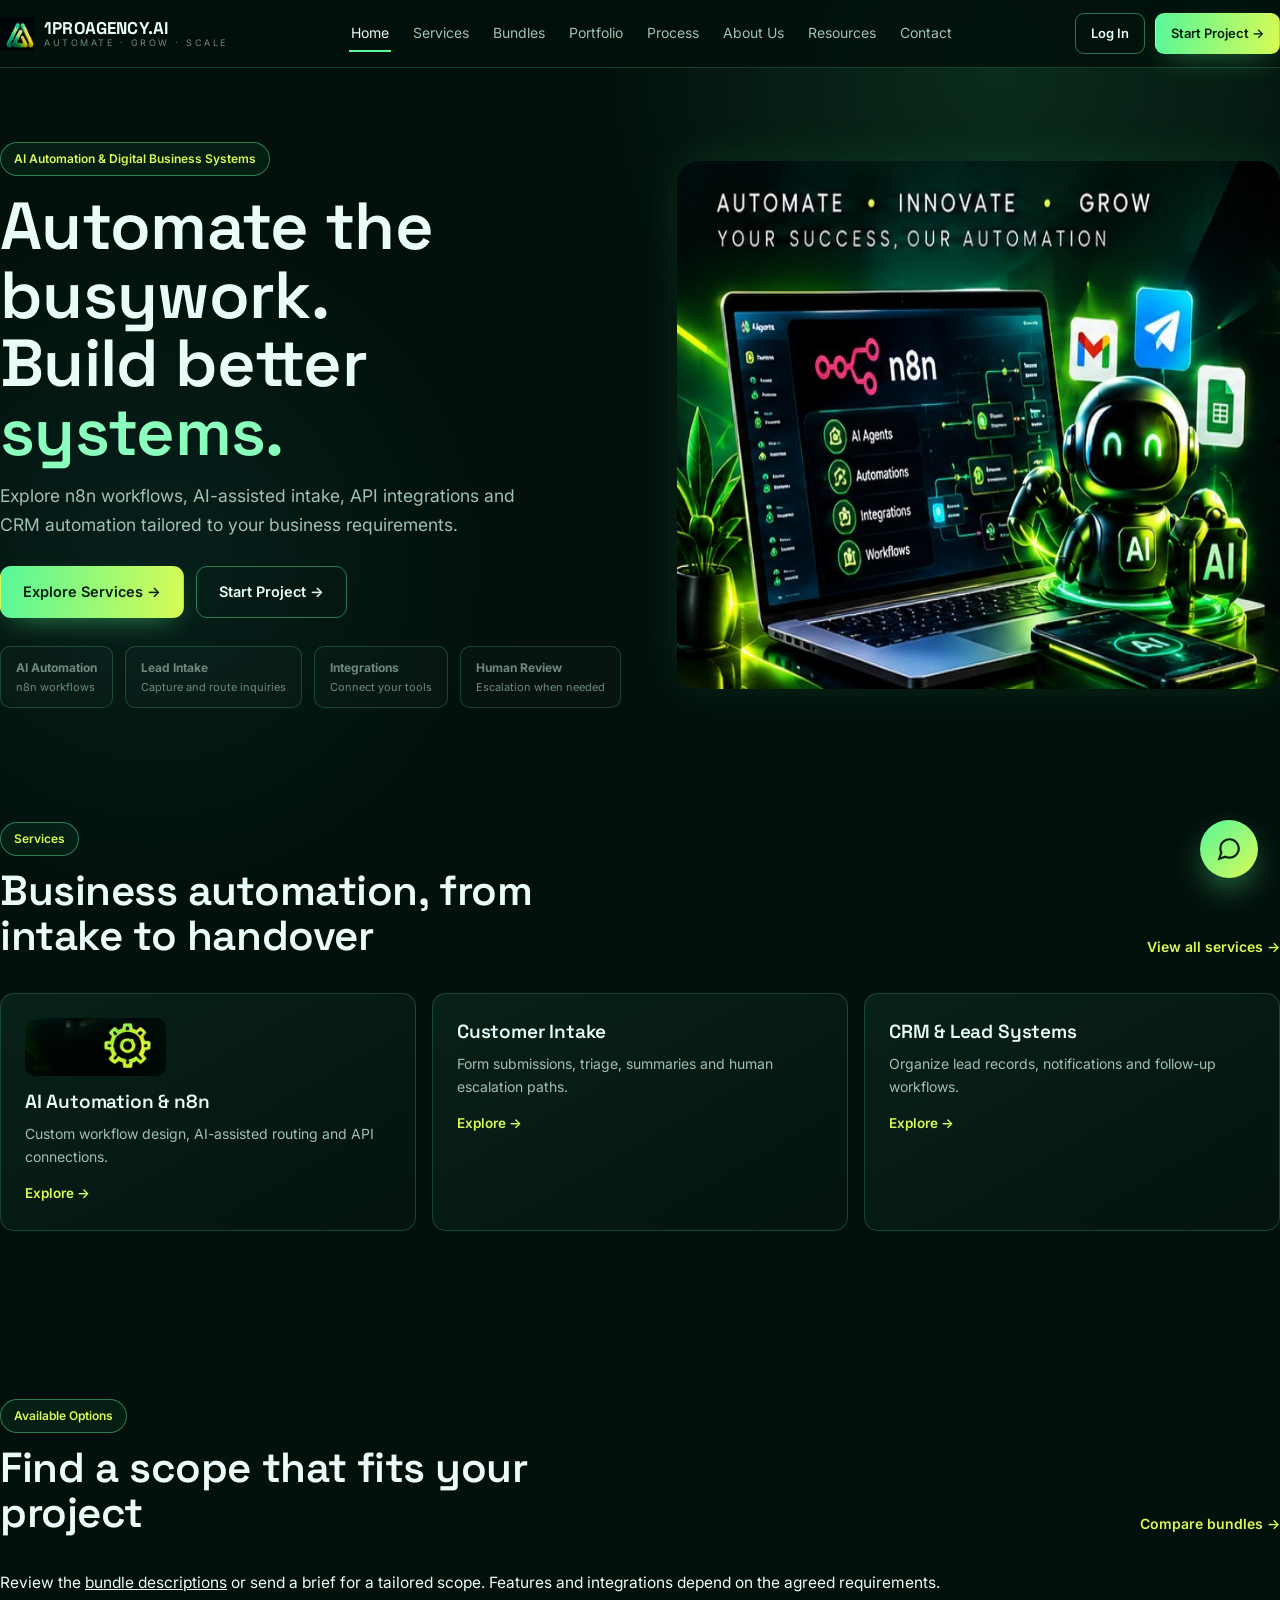
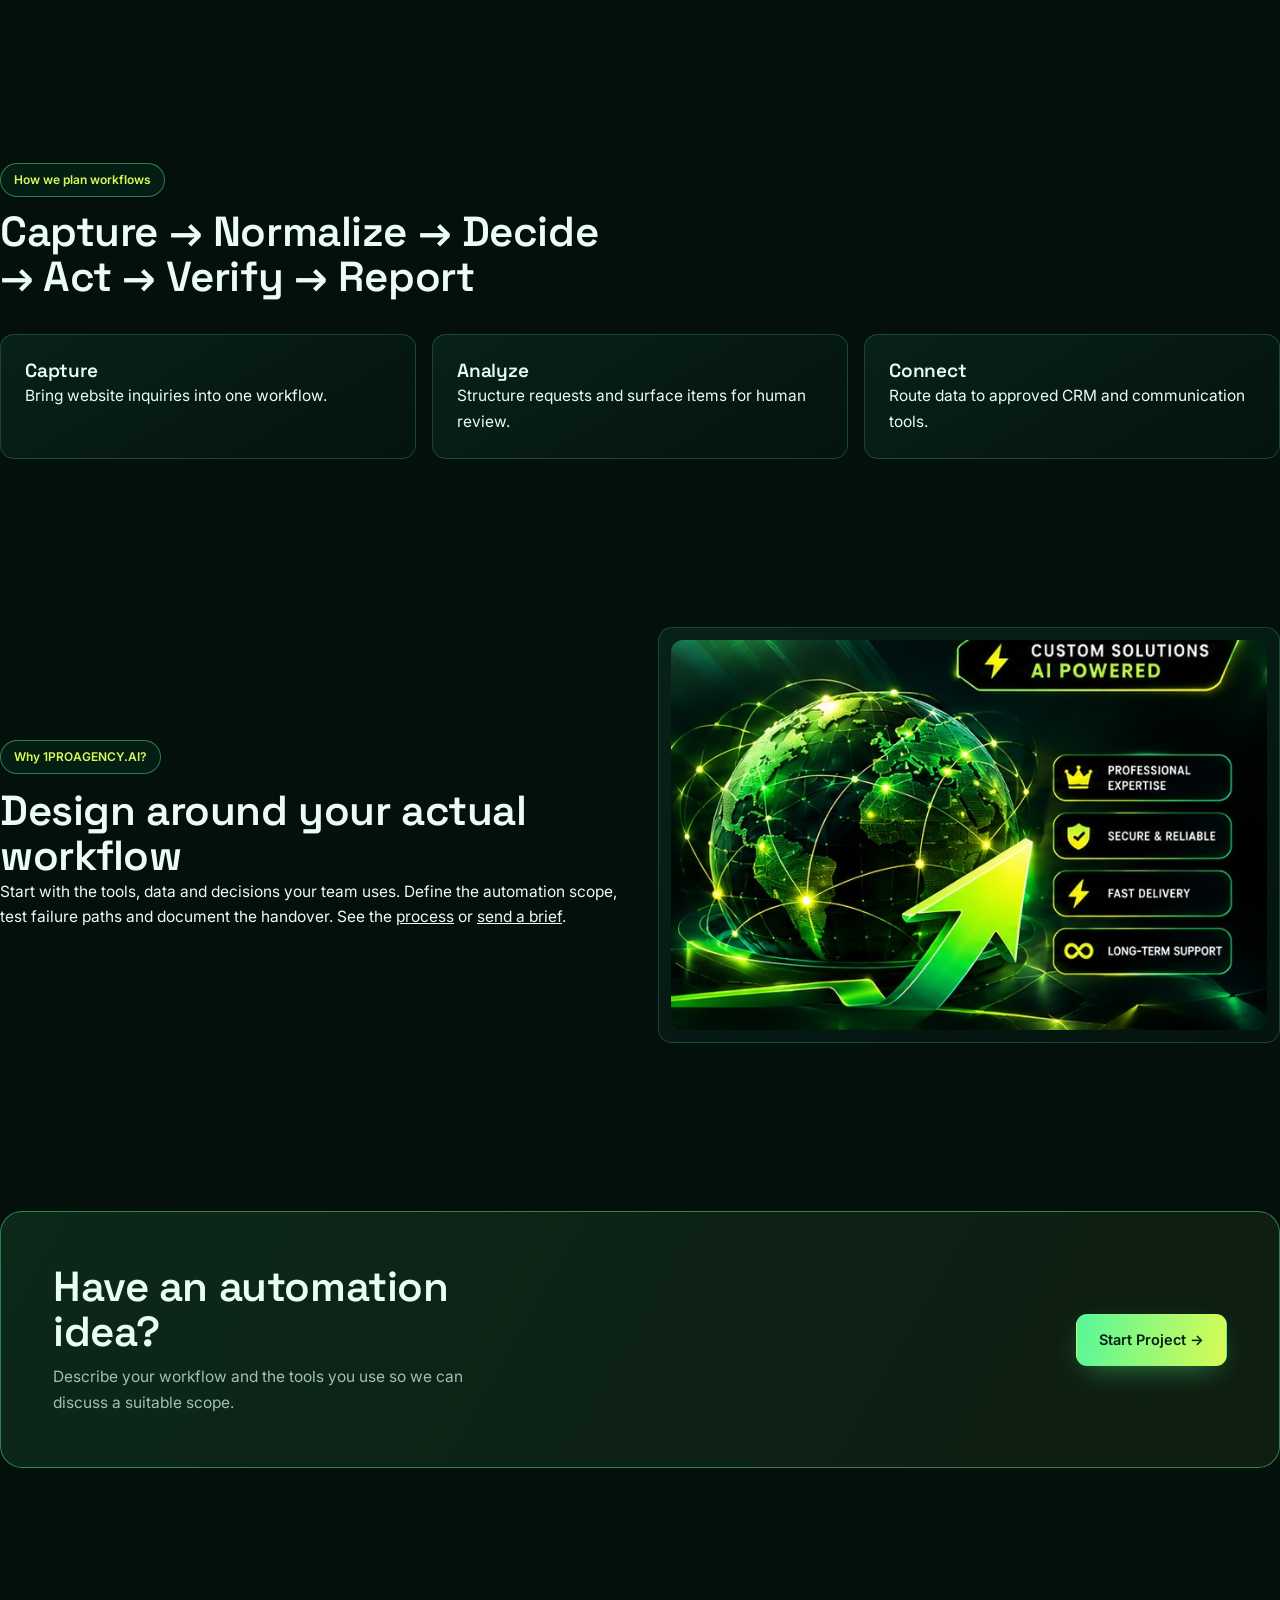
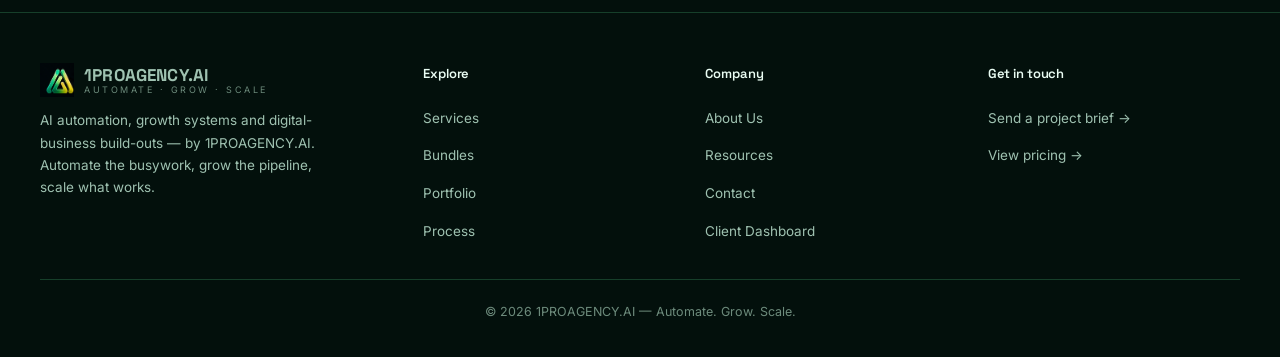
<file: index.html>
<!doctype html>
<html lang="en">
<head>
<meta charset="UTF-8"><meta name="viewport" content="width=device-width, initial-scale=1">
<title>1PROAGENCY.AI — AI Automation &amp; Business Systems</title>
<meta name="description" content="Explore AI automation, n8n workflows, CRM integrations and business systems from 1PROAGENCY.AI.">
<link rel="icon" href="data:image/svg+xml,%3Csvg xmlns='http://www.w3.org/2000/svg' viewBox='0 0 48 48'%3E%3Cpath d='M24 5 L44 41 H4 Z' fill='%2357F79A'/%3E%3C/svg%3E">
<link rel="preconnect" href="https://fonts.googleapis.com"><link rel="preconnect" href="https://fonts.gstatic.com" crossorigin>
<link href="https://fonts.googleapis.com/css2?family=Space+Grotesk:wght@500;600;700&amp;family=Inter:wght@400;500;600;700&amp;display=swap" rel="stylesheet">
<link rel="stylesheet" href="styles.css">
</head>
<body>
<a class="skip-link" href="#main">Skip to content</a>
<header class="site-header"><div class="wrap nav-inner">
<a class="brand" href="index.html"><img class="brand-mark" src="logo-mark.png" alt="1PROAGENCY.AI logo" width="34" height="30"><span class="brand-text"><strong>1PROAGENCY.AI</strong><span>AUTOMATE · GROW · SCALE</span></span></a>
<nav class="nav-links" aria-label="Primary">
<a href="index.html" data-page="index.html">Home</a><a href="services.html" data-page="services.html">Services</a><a href="bundles.html" data-page="bundles.html">Bundles</a><a href="portfolio.html" data-page="portfolio.html">Portfolio</a><a href="process.html" data-page="process.html">Process</a><a href="about.html" data-page="about.html">About Us</a><a href="resources.html" data-page="resources.html">Resources</a><a href="contact.html" data-page="contact.html">Contact</a>
</nav><div class="nav-utils"><span id="navAuthLoggedOut" class="nav-auth"><a class="btn btn-ghost btn-sm" href="#" data-login-btn>Log In</a></span><span id="navAuthLoggedIn" class="nav-auth" hidden><span class="nav-user-chip nav-cta-desktop"><span class="nav-user-dot">●</span><span id="navAuthName">Client</span></span><a class="btn btn-ghost btn-sm" href="dashboard.html">Dashboard</a><a class="btn btn-ghost btn-sm nav-cta-desktop" href="#" data-logout-btn>Log Out</a></span><a class="btn btn-primary btn-sm" href="contact.html">Start Project →</a><button class="nav-toggle" type="button" aria-label="Open menu" aria-expanded="false"><svg viewBox="0 0 24 24" fill="none" stroke="currentColor" stroke-width="1.8" width="20" height="20"><path d="M3 6h18M3 12h18M3 18h18"/></svg></button></div></div></header>
<main id="main">
<section class="wrap hero"><div class="hero-copy"><span class="eyebrow">AI Automation &amp; Digital Business Systems</span><h1>Automate the busywork.<br>Build better <span class="accent">systems.</span></h1><p class="lead">Explore n8n workflows, AI-assisted intake, API integrations and CRM automation tailored to your business requirements.</p><div class="hero-actions"><a class="btn btn-primary" href="services.html">Explore Services →</a><a class="btn btn-ghost" href="contact.html">Start Project →</a></div><div class="feature-row"><div class="f-item"><span><strong>AI Automation</strong><span>n8n workflows</span></span></div><div class="f-item"><span><strong>Lead Intake</strong><span>Capture and route inquiries</span></span></div><div class="f-item"><span><strong>Integrations</strong><span>Connect your tools</span></span></div><div class="f-item"><span><strong>Human Review</strong><span>Escalation when needed</span></span></div></div></div><div class="hero-visual"><img src="hero-visual.jpg" alt="Illustration of digital business systems" width="1096" height="528" loading="eager"></div></section>
<section class="wrap section" id="services"><div class="section-head"><div><span class="eyebrow">Services</span><h2>Business automation, from intake to handover</h2></div><a class="link" href="services.html">View all services →</a></div><div class="grid-3"><article class="card service-card"><div class="icon-badge-img"><img src="icon-automation.png" alt="" loading="lazy"></div><h3>AI Automation &amp; n8n</h3><p>Custom workflow design, AI-assisted routing and API connections.</p><a class="link" href="services.html#ai-automation">Explore →</a></article><article class="card service-card"><h3>Customer Intake</h3><p>Form submissions, triage, summaries and human escalation paths.</p><a class="link" href="services.html#ai-agents">Explore →</a></article><article class="card service-card"><h3>CRM &amp; Lead Systems</h3><p>Organize lead records, notifications and follow-up workflows.</p><a class="link" href="services.html#crm">Explore →</a></article></div></section>
<section class="wrap section" id="bundles"><div class="section-head"><div><span class="eyebrow">Available Options</span><h2>Find a scope that fits your project</h2></div><a class="link" href="bundles.html">Compare bundles →</a></div><p>Review the <a href="bundles.html">bundle descriptions</a> or send a brief for a tailored scope. Features and integrations depend on the agreed requirements.</p></section>
<section class="wrap section" id="systems"><div class="section-head"><div><span class="eyebrow">How we plan workflows</span><h2>Capture → Normalize → Decide → Act → Verify → Report</h2></div></div><div class="grid-3"><div class="card"><h3>Capture</h3><p>Bring website inquiries into one workflow.</p></div><div class="card"><h3>Analyze</h3><p>Structure requests and surface items for human review.</p></div><div class="card"><h3>Connect</h3><p>Route data to approved CRM and communication tools.</p></div></div></section>
<section class="wrap section"><div class="grid-2" style="align-items:center;gap:36px"><div><span class="eyebrow">Why 1PROAGENCY.AI?</span><h2 style="margin-top:14px">Design around your actual workflow</h2><p>Start with the tools, data and decisions your team uses. Define the automation scope, test failure paths and document the handover. See the <a href="process.html">process</a> or <a href="contact.html">send a brief</a>.</p></div><div class="card" style="padding:12px"><img src="global-trust.jpg" alt="Digital business systems illustration" style="width:100%;border-radius:12px;display:block" loading="lazy"></div></div></section>
<section class="wrap section"><div class="cta-band"><div><h2>Have an automation idea?</h2><p>Describe your workflow and the tools you use so we can discuss a suitable scope.</p></div><a class="btn btn-primary" href="contact.html">Start Project →</a></div></section>
</main>
<footer class="site-footer">
  <div class="wrap">
    <div class="footer-grid">
      <div class="footer-brand">
        <a class="brand" href="index.html">
          <img class="brand-mark" src="logo-mark.png" alt="1PROAGENCY.AI logo" width="34" height="30">
          <span class="brand-text"><strong>1PROAGENCY.AI</strong><span>AUTOMATE · GROW · SCALE</span></span>
        </a>
        <p>AI automation, growth systems and digital-business build-outs — by 1PROAGENCY.AI. Automate the busywork, grow the pipeline, scale what works.</p>
      </div>
      <div>
        <h4>Explore</h4>
        <ul>
          <li><a href="services.html">Services</a></li>
          <li><a href="bundles.html">Bundles</a></li>
          <li><a href="portfolio.html">Portfolio</a></li>
          <li><a href="process.html">Process</a></li>
        </ul>
      </div>
      <div>
        <h4>Company</h4>
        <ul>
          <li><a href="about.html">About Us</a></li>
          <li><a href="resources.html">Resources</a></li>
          <li><a href="contact.html">Contact</a></li>
          <li><a href="dashboard.html">Client Dashboard</a></li>
        </ul>
      </div>
      <div>
        <h4>Get in touch</h4>
        <ul>
          <li><a href="contact.html">Send a project brief →</a></li>
          <li><a href="bundles.html">View pricing →</a></li>
        </ul>
      </div>
    </div>
    <div class="footer-bottom footer-bottom-center">
      <span>© <span data-year></span> 1PROAGENCY.AI — Automate. Grow. Scale.</span>
    </div>
  </div>
</footer>
<button class="chat-launcher" type="button" aria-label="Open chat with Website Assistant" aria-haspopup="dialog"><svg viewBox="0 0 24 24" fill="none" stroke="currentColor" stroke-width="2"><path d="M21 11.5a8.38 8.38 0 0 1-.9 3.8 8.5 8.5 0 0 1-7.6 4.7 8.38 8.38 0 0 1-3.8-.9L3 21l1.9-5.7a8.38 8.38 0 0 1-.9-3.8 8.5 8.5 0 0 1 4.7-7.6 8.38 8.38 0 0 1 3.8-.9h.5a8.48 8.48 0 0 1 8 8v.5z"/></svg></button>
<div class="chat-panel" role="dialog" aria-label="Website Assistant chat"><div class="chat-head"><div class="chat-avatar" aria-hidden="true"></div><div><strong>Website Assistant</strong></div><button class="chat-close" type="button" aria-label="Close chat">✕</button></div><div class="chat-messages"><div class="msg bot">Hi! Ask about services, bundles or the process. For a project inquiry, send a contact brief.</div></div><div class="chat-quick"><button type="button">Tell me about your services</button><button type="button">Which bundle is best for me?</button><button type="button">How does your automation work?</button><button type="button">I want to start a project</button></div><div class="chat-input-row"><input type="text" placeholder="Type your message…" aria-label="Type your message"><button type="button" aria-label="Send message"><svg viewBox="0 0 24 24" fill="none" stroke="currentColor" stroke-width="2" width="16" height="16"><path d="M22 2 11 13M22 2 15 22l-4-9-9-4 20-7Z"/></svg></button></div></div>
<script src="script.js"></script><script src="auth.js"></script>
</body></html>
</file>
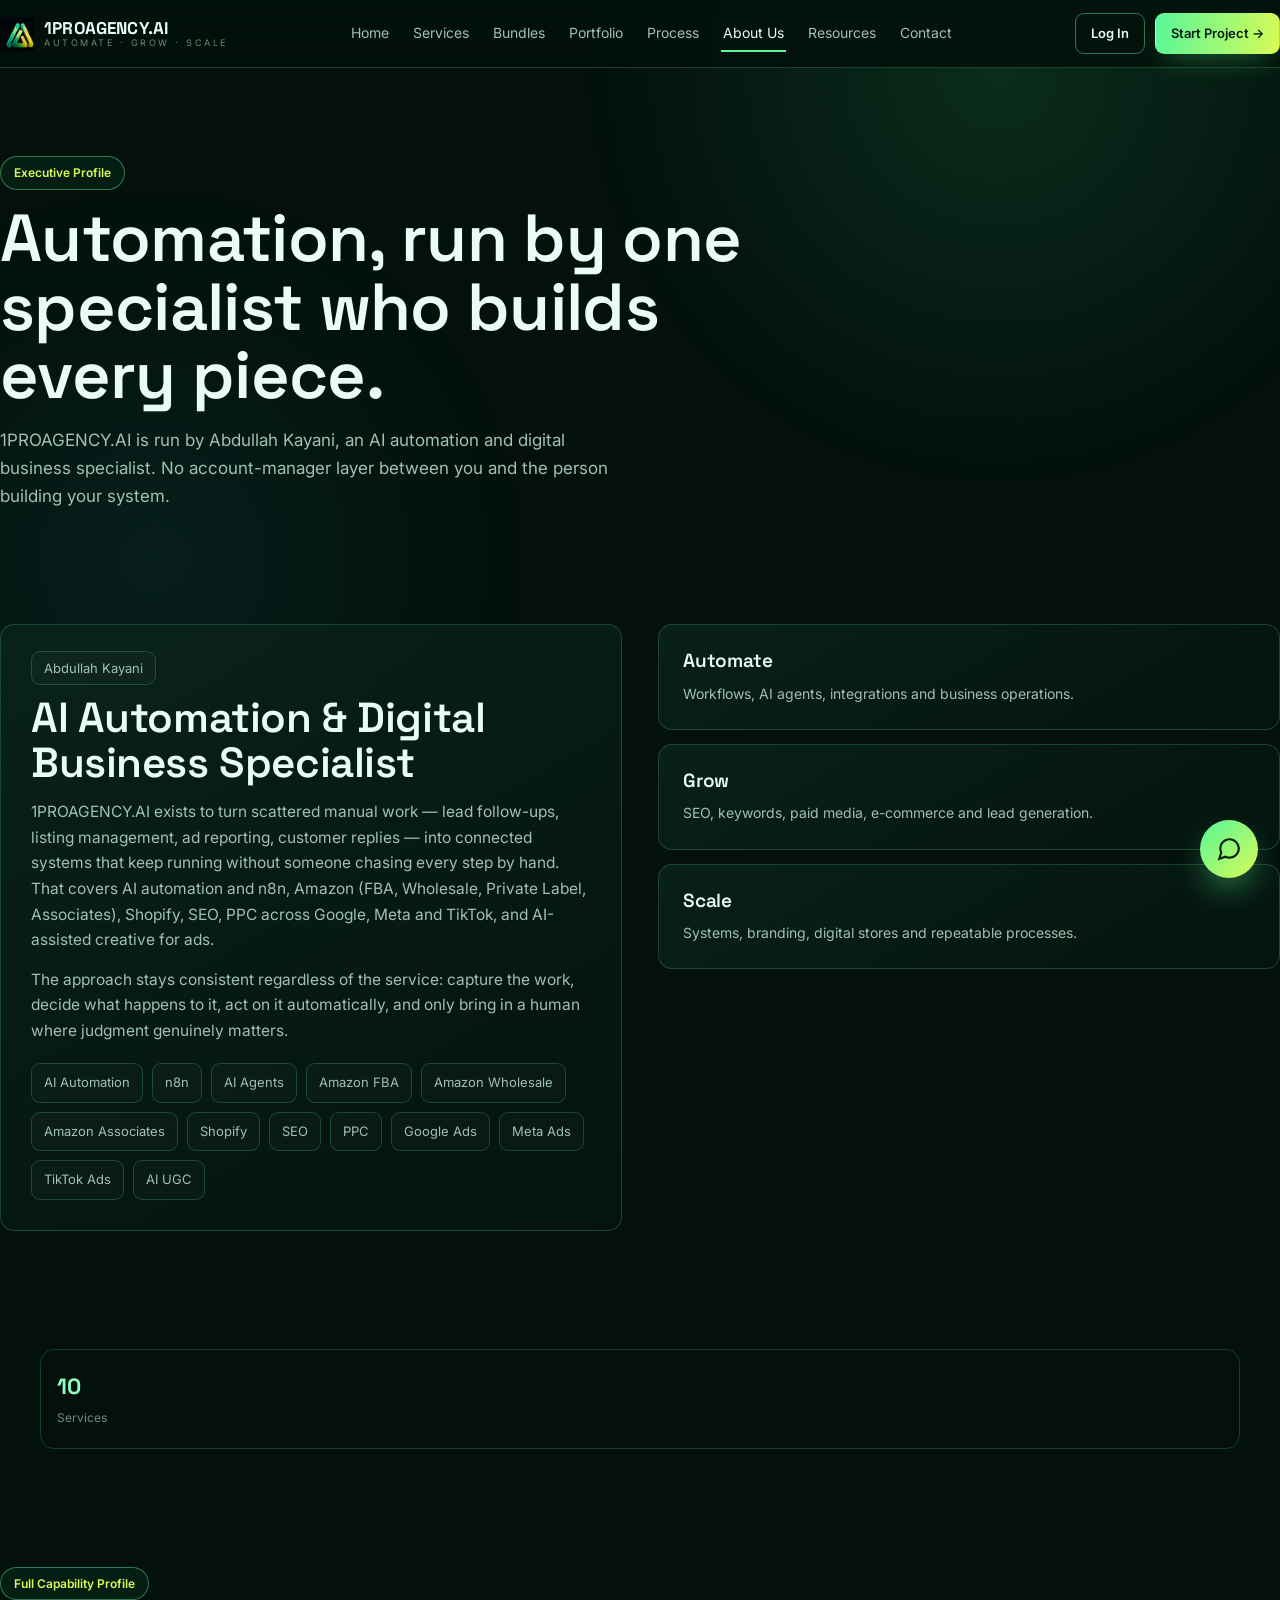
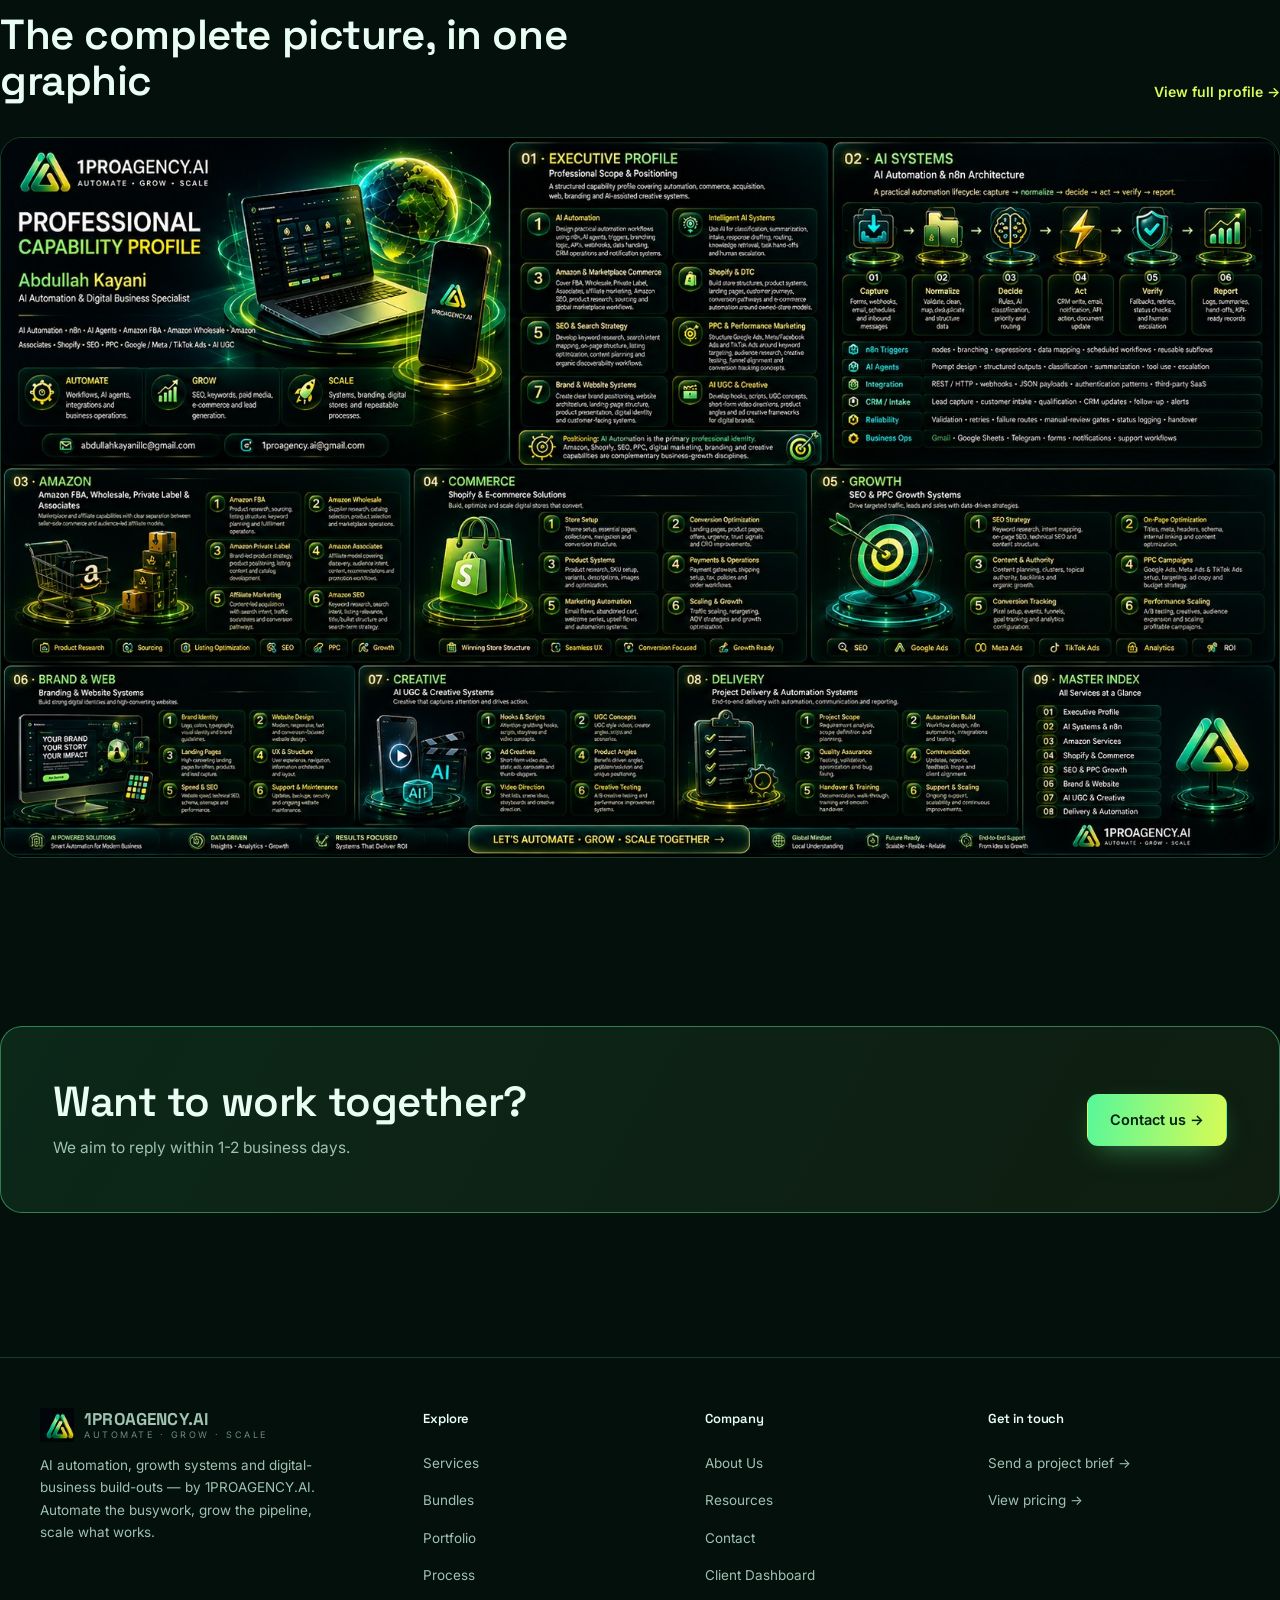
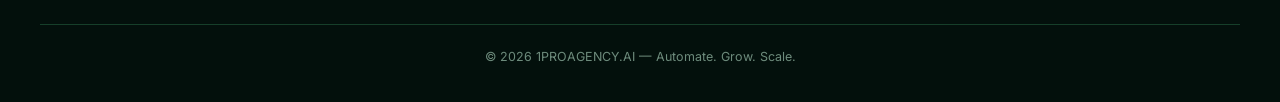
<file: about.html>
<!doctype html>
<html lang="en">
<head>
<meta charset="UTF-8">
<meta name="viewport" content="width=device-width, initial-scale=1">
<title>About Us — 1PROAGENCY.AI</title>
<meta name="description" content="1PROAGENCY.AI is run by Abdullah Kayani, an AI automation and digital business specialist working across n8n, Amazon, Shopify, SEO/PPC and AI creative.">
<link rel="icon" href="data:image/svg+xml,%3Csvg xmlns='http://www.w3.org/2000/svg' viewBox='0 0 48 48'%3E%3Cpath d='M24 5 L44 41 H4 Z' fill='%2357F79A'/%3E%3C/svg%3E">
<link rel="preconnect" href="https://fonts.googleapis.com">
<link rel="preconnect" href="https://fonts.gstatic.com" crossorigin>
<link href="https://fonts.googleapis.com/css2?family=Space+Grotesk:wght@500;600;700&amp;family=Inter:wght@400;500;600;700&amp;display=swap" rel="stylesheet">
<link rel="stylesheet" href="styles.css">
</head>
<body>
<a class="skip-link" href="#main">Skip to content</a>
<header class="site-header">
  <div class="wrap nav-inner">
    <a class="brand" href="index.html">
      <img class="brand-mark" src="logo-mark.png" alt="1PROAGENCY.AI logo" width="34" height="30">
      <span class="brand-text"><strong>1PROAGENCY.AI</strong><span>AUTOMATE · GROW · SCALE</span></span>
    </a>
    <nav class="nav-links" aria-label="Primary">
      <a href="index.html" data-page="index.html">Home</a>
      <a href="services.html" data-page="services.html">Services</a>
      <a href="bundles.html" data-page="bundles.html">Bundles</a>
      <a href="portfolio.html" data-page="portfolio.html">Portfolio</a>
      <a href="process.html" data-page="process.html">Process</a>
      <a href="about.html" data-page="about.html">About Us</a>
      <a href="resources.html" data-page="resources.html">Resources</a>
      <a href="contact.html" data-page="contact.html">Contact</a>
    </nav>
    <div class="nav-utils">
      <span id="navAuthLoggedOut" class="nav-auth">
        <a class="btn btn-ghost btn-sm" href="#" data-login-btn>Log In</a>
      </span>
      <span id="navAuthLoggedIn" class="nav-auth" hidden>
        <span class="nav-user-chip nav-cta-desktop"><span class="nav-user-dot">●</span><span id="navAuthName">Client</span></span>
        <a class="btn btn-ghost btn-sm" href="dashboard.html">Dashboard</a>
        <a class="btn btn-ghost btn-sm nav-cta-desktop" href="#" data-logout-btn>Log Out</a>
      </span>
      <a class="btn btn-primary btn-sm" href="contact.html">Start Project →</a>
      <button class="nav-toggle" type="button" aria-label="Open menu" aria-expanded="false">
        <svg viewBox="0 0 24 24" fill="none" stroke="currentColor" stroke-width="1.8" width="20" height="20"><path d="M3 6h18M3 12h18M3 18h18"/></svg>
      </button>
    </div>
  </div>
</header>

<main id="main">
  <section class="wrap page-hero">
    <span class="eyebrow">Executive Profile</span>
    <h1>Automation, run by one specialist who builds every piece.</h1>
    <p class="lead">1PROAGENCY.AI is run by Abdullah Kayani, an AI automation and digital business specialist. No account-manager layer between you and the person building your system.</p>
  </section>

  <section class="wrap section">
    <div class="grid-2" style="align-items:start;gap:36px">
      <div class="card" style="padding:30px">
        <span class="chip">Abdullah Kayani</span>
        <h2 style="margin-top:14px">AI Automation &amp; Digital Business Specialist</h2>
        <p style="color:var(--text-muted);margin-top:14px">1PROAGENCY.AI exists to turn scattered manual work — lead follow-ups, listing management, ad reporting, customer replies — into connected systems that keep running without someone chasing every step by hand. That covers AI automation and n8n, Amazon (FBA, Wholesale, Private Label, Associates), Shopify, SEO, PPC across Google, Meta and TikTok, and AI-assisted creative for ads.</p>
        <p style="color:var(--text-muted);margin-top:14px">The approach stays consistent regardless of the service: capture the work, decide what happens to it, act on it automatically, and only bring in a human where judgment genuinely matters.</p>
        <div class="chip-row" style="margin-top:20px">
          <span class="chip">AI Automation</span><span class="chip">n8n</span><span class="chip">AI Agents</span>
          <span class="chip">Amazon FBA</span><span class="chip">Amazon Wholesale</span><span class="chip">Amazon Associates</span>
          <span class="chip">Shopify</span><span class="chip">SEO</span><span class="chip">PPC</span>
          <span class="chip">Google Ads</span><span class="chip">Meta Ads</span><span class="chip">TikTok Ads</span><span class="chip">AI UGC</span>
        </div>
      </div>
      <div>
        <div class="card">
          <h3>Automate</h3>
          <p style="color:var(--text-muted);margin-top:8px;font-size:14px">Workflows, AI agents, integrations and business operations.</p>
        </div>
        <div class="card" style="margin-top:14px">
          <h3>Grow</h3>
          <p style="color:var(--text-muted);margin-top:8px;font-size:14px">SEO, keywords, paid media, e-commerce and lead generation.</p>
        </div>
        <div class="card" style="margin-top:14px">
          <h3>Scale</h3>
          <p style="color:var(--text-muted);margin-top:8px;font-size:14px">Systems, branding, digital stores and repeatable processes.</p>
        </div>
      </div>
    </div>
  </section>

  <div class="wrap">
    <div class="stat-strip">
      <div class="stat"><b>10</b><span>Services</span></div>
    </div>
  </div>

  <section class="wrap section">
    <div class="section-head">
      <div><span class="eyebrow">Full Capability Profile</span><h2>The complete picture, in one graphic</h2></div>
      <a class="link" href="profile.html">View full profile →</a>
    </div>
    <a href="profile.html" style="display:block">
      <img src="capability-profile.jpg" alt="1PROAGENCY.AI professional capability profile — nine sections covering AI systems, Amazon, commerce, growth, brand, creative and delivery" style="border-radius:var(--radius-l);border:1px solid var(--border)">
    </a>
  </section>

  <section class="wrap section">
    <div class="cta-band">
      <div>
        <h2>Want to work together?</h2>
        <p>We aim to reply within 1-2 business days.</p>
      </div>
      <a class="btn btn-primary" href="contact.html">Contact us →</a>
    </div>
  </section>
</main>

<footer class="site-footer">
  <div class="wrap">
    <div class="footer-grid">
      <div class="footer-brand">
        <a class="brand" href="index.html">
          <img class="brand-mark" src="logo-mark.png" alt="1PROAGENCY.AI logo" width="34" height="30">
          <span class="brand-text"><strong>1PROAGENCY.AI</strong><span>AUTOMATE · GROW · SCALE</span></span>
        </a>
        <p>AI automation, growth systems and digital-business build-outs — by 1PROAGENCY.AI. Automate the busywork, grow the pipeline, scale what works.</p>
      </div>
      <div>
        <h4>Explore</h4>
        <ul>
          <li><a href="services.html">Services</a></li>
          <li><a href="bundles.html">Bundles</a></li>
          <li><a href="portfolio.html">Portfolio</a></li>
          <li><a href="process.html">Process</a></li>
        </ul>
      </div>
      <div>
        <h4>Company</h4>
        <ul>
          <li><a href="about.html">About Us</a></li>
          <li><a href="resources.html">Resources</a></li>
          <li><a href="contact.html">Contact</a></li>
          <li><a href="dashboard.html">Client Dashboard</a></li>
        </ul>
      </div>
      <div>
        <h4>Get in touch</h4>
        <ul>
          <li><a href="contact.html">Send a project brief →</a></li>
          <li><a href="bundles.html">View pricing →</a></li>
        </ul>
      </div>
    </div>
    <div class="footer-bottom footer-bottom-center">
      <span>© <span data-year></span> 1PROAGENCY.AI — Automate. Grow. Scale.</span>
    </div>
  </div>
</footer>

<button class="chat-launcher" type="button" aria-label="Open chat with Website Assistant" aria-haspopup="dialog">
  <svg viewBox="0 0 24 24" fill="none" stroke="currentColor" stroke-width="2"><path d="M21 11.5a8.38 8.38 0 0 1-.9 3.8 8.5 8.5 0 0 1-7.6 4.7 8.38 8.38 0 0 1-3.8-.9L3 21l1.9-5.7a8.38 8.38 0 0 1-.9-3.8 8.5 8.5 0 0 1 4.7-7.6 8.38 8.38 0 0 1 3.8-.9h.5a8.48 8.48 0 0 1 8 8v.5z"/></svg>
</button>
<div class="chat-panel" role="dialog" aria-label="Website Assistant chat">
  <div class="chat-head">
    <div class="chat-avatar" aria-hidden="true"></div>
    <div>
      <strong>Website Assistant</strong>
    </div>
    <button class="chat-close" type="button" aria-label="Close chat">✕</button>
  </div>
  <div class="chat-messages">
    <div class="msg bot">Hi! Ask about services, bundles or the process. For a project inquiry, send a contact brief.</div>
  </div>
  <div class="chat-quick">
    <button type="button">Tell me about your services</button>
    <button type="button">Which bundle is best for me?</button>
    <button type="button">How does your automation work?</button>
    <button type="button">I want to start a project</button>
  </div>
  <div class="chat-input-row">
    <input type="text" placeholder="Type your message…" aria-label="Type your message">
    <button type="button" aria-label="Send message">
      <svg viewBox="0 0 24 24" fill="none" stroke="currentColor" stroke-width="2" width="16" height="16"><path d="M22 2 11 13M22 2 15 22l-4-9-9-4 20-7Z"/></svg>
    </button>
  </div>
</div>

<script src="script.js"></script>
<script src="auth.js"></script>
</body>
</html>
</file>
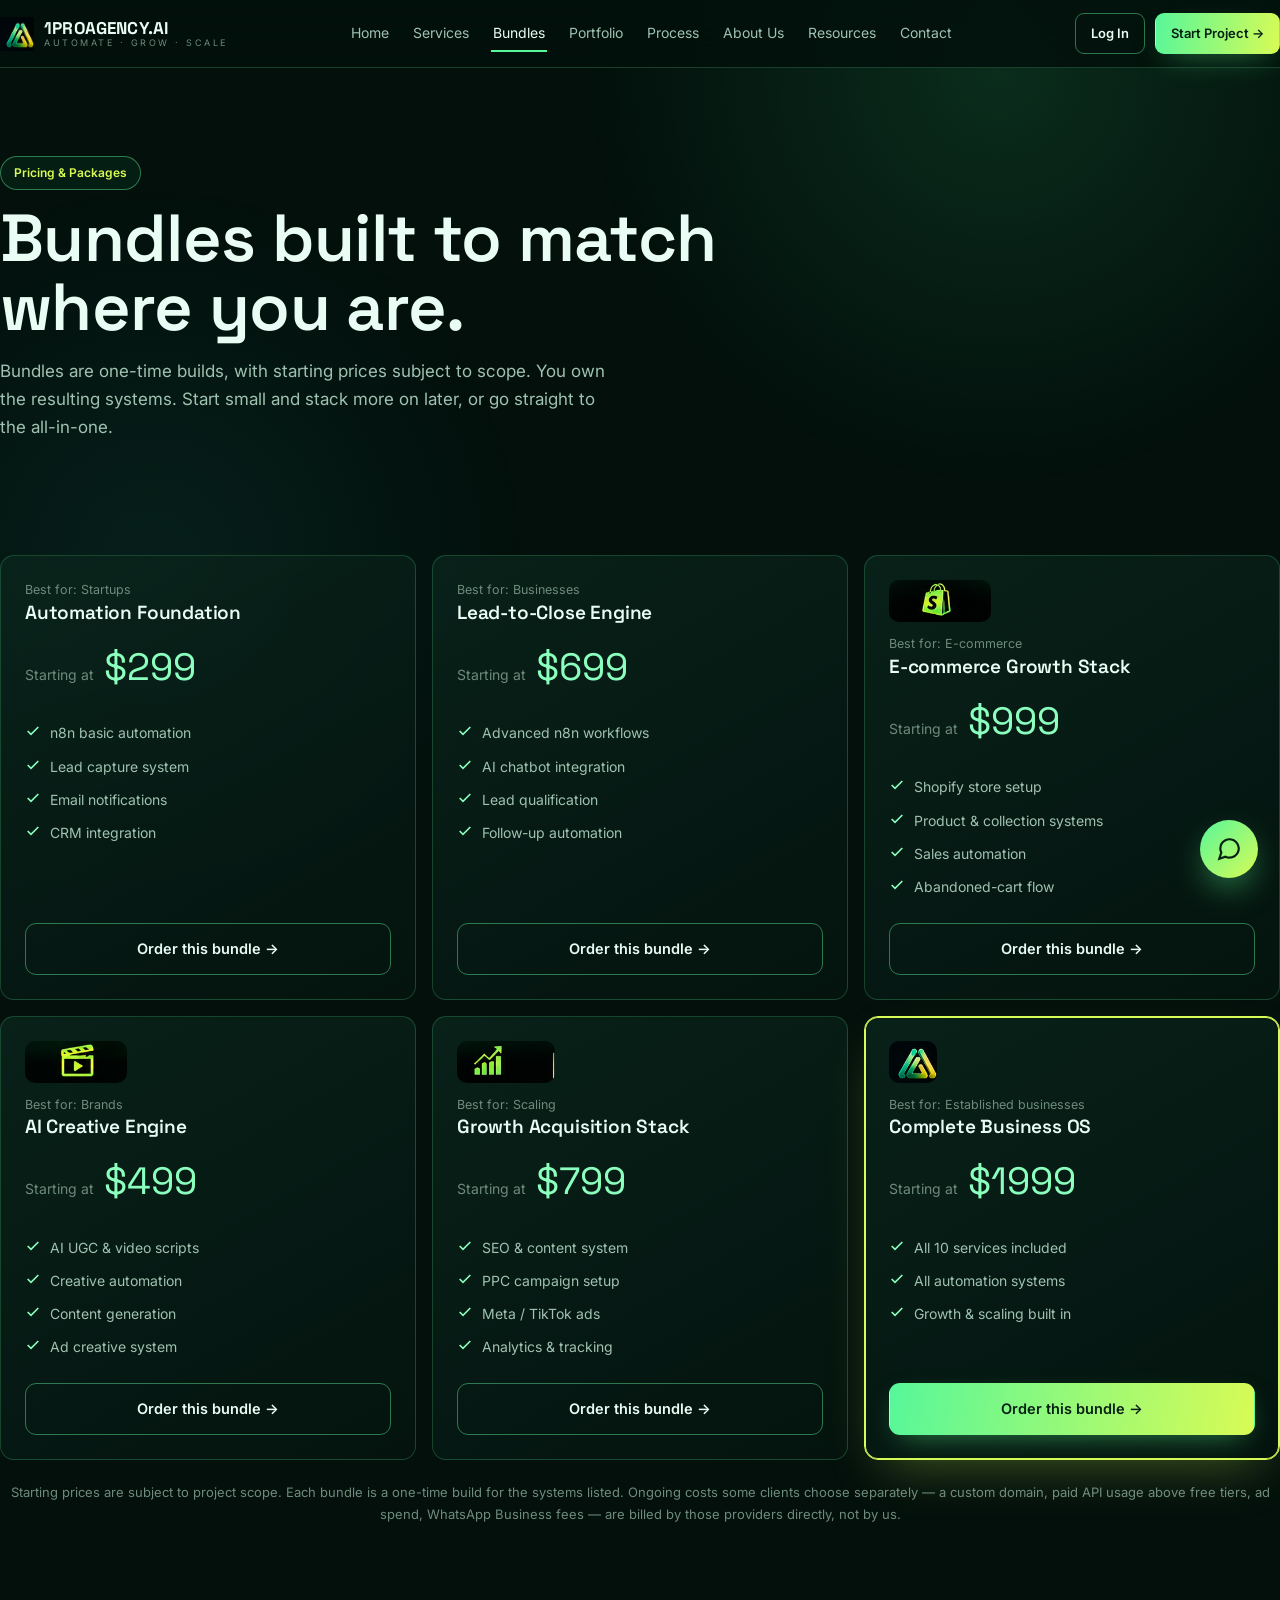
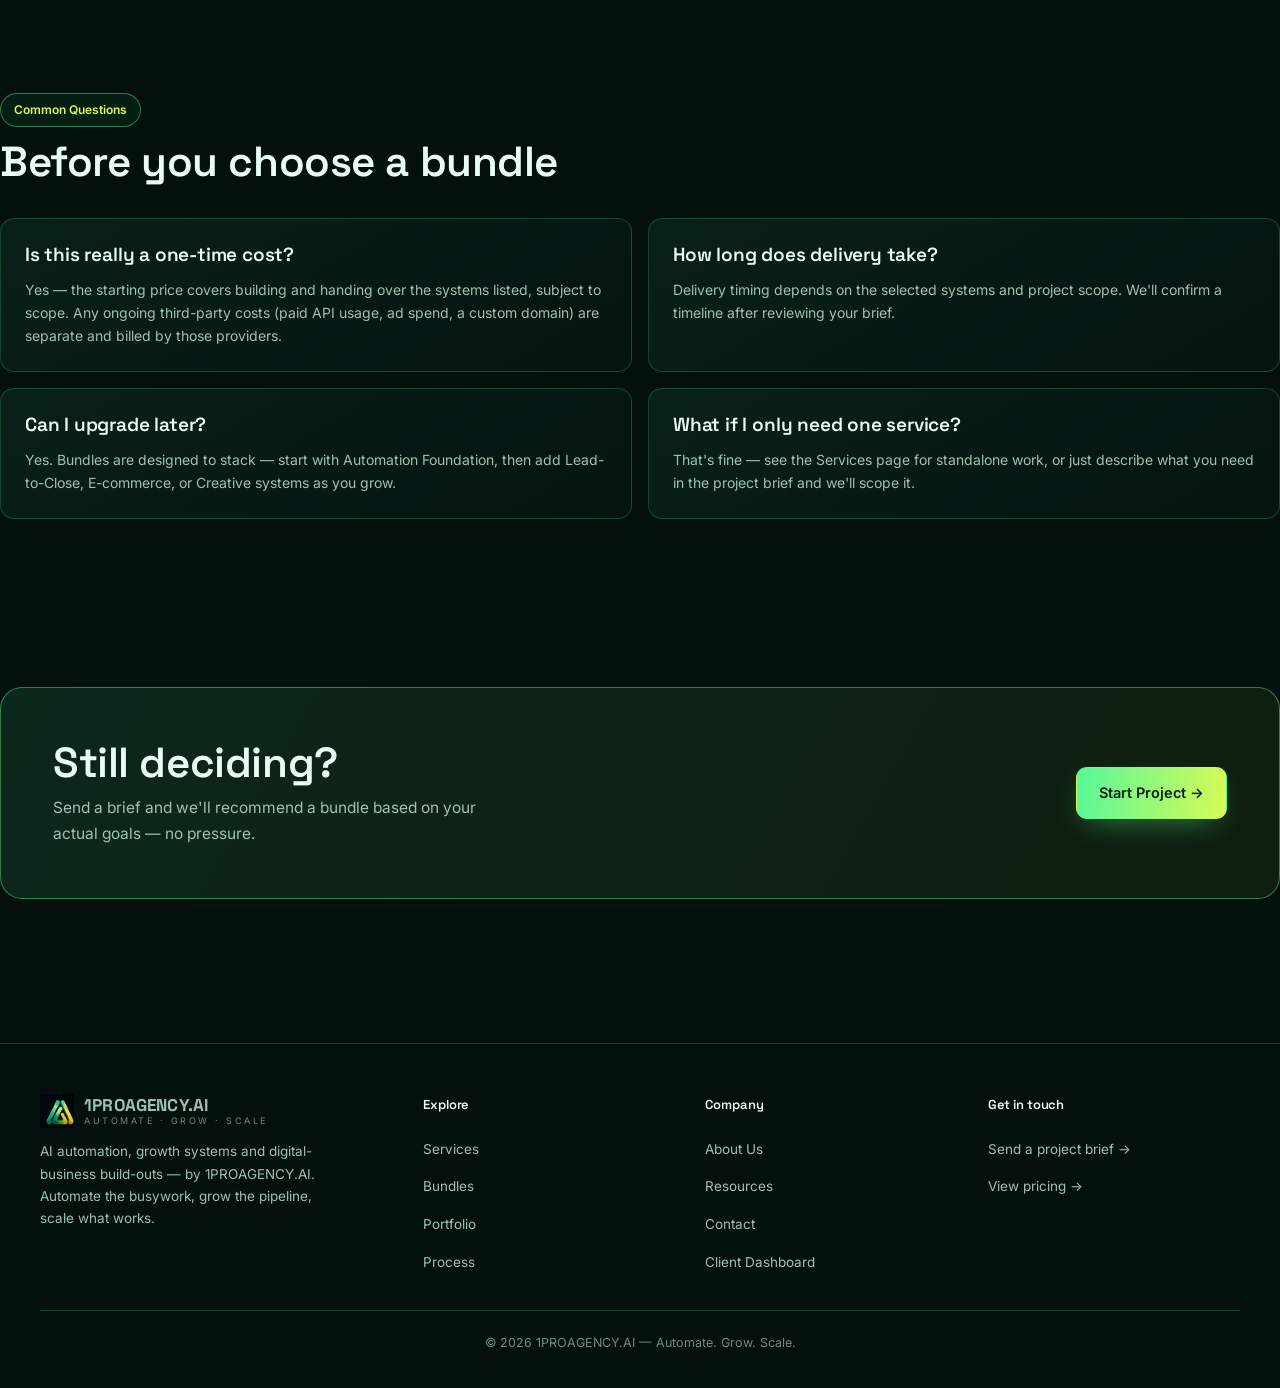
<file: bundles.html>
<!doctype html>
<html lang="en">
<head>
<meta charset="UTF-8">
<meta name="viewport" content="width=device-width, initial-scale=1">
<title>Bundles — 1PROAGENCY.AI</title>
<meta name="description" content="Six one-time bundles from Automation Foundation to the Complete Business OS — pick the system that matches where your business is right now.">
<link rel="icon" href="data:image/svg+xml,%3Csvg xmlns='http://www.w3.org/2000/svg' viewBox='0 0 48 48'%3E%3Cpath d='M24 5 L44 41 H4 Z' fill='%2357F79A'/%3E%3C/svg%3E">
<link rel="preconnect" href="https://fonts.googleapis.com">
<link rel="preconnect" href="https://fonts.gstatic.com" crossorigin>
<link href="https://fonts.googleapis.com/css2?family=Space+Grotesk:wght@500;600;700&amp;family=Inter:wght@400;500;600;700&amp;display=swap" rel="stylesheet">
<link rel="stylesheet" href="styles.css">
</head>
<body>
<a class="skip-link" href="#main">Skip to content</a>
<header class="site-header">
  <div class="wrap nav-inner">
    <a class="brand" href="index.html">
      <img class="brand-mark" src="logo-mark.png" alt="1PROAGENCY.AI logo" width="34" height="30">
      <span class="brand-text"><strong>1PROAGENCY.AI</strong><span>AUTOMATE · GROW · SCALE</span></span>
    </a>
    <nav class="nav-links" aria-label="Primary">
      <a href="index.html" data-page="index.html">Home</a>
      <a href="services.html" data-page="services.html">Services</a>
      <a href="bundles.html" data-page="bundles.html">Bundles</a>
      <a href="portfolio.html" data-page="portfolio.html">Portfolio</a>
      <a href="process.html" data-page="process.html">Process</a>
      <a href="about.html" data-page="about.html">About Us</a>
      <a href="resources.html" data-page="resources.html">Resources</a>
      <a href="contact.html" data-page="contact.html">Contact</a>
    </nav>
    <div class="nav-utils">
      <span id="navAuthLoggedOut" class="nav-auth">
        <a class="btn btn-ghost btn-sm" href="#" data-login-btn>Log In</a>
      </span>
      <span id="navAuthLoggedIn" class="nav-auth" hidden>
        <span class="nav-user-chip nav-cta-desktop"><span class="nav-user-dot">●</span><span id="navAuthName">Client</span></span>
        <a class="btn btn-ghost btn-sm" href="dashboard.html">Dashboard</a>
        <a class="btn btn-ghost btn-sm nav-cta-desktop" href="#" data-logout-btn>Log Out</a>
      </span>
      <a class="btn btn-primary btn-sm" href="contact.html">Start Project →</a>
      <button class="nav-toggle" type="button" aria-label="Open menu" aria-expanded="false">
        <svg viewBox="0 0 24 24" fill="none" stroke="currentColor" stroke-width="1.8" width="20" height="20"><path d="M3 6h18M3 12h18M3 18h18"/></svg>
      </button>
    </div>
  </div>
</header>

<main id="main">
  <section class="wrap page-hero">
    <span class="eyebrow">Pricing &amp; Packages</span>
    <h1>Bundles built to match where you are.</h1>
    <p class="lead">Bundles are one-time builds, with starting prices subject to scope. You own the resulting systems. Start small and stack more on later, or go straight to the all-in-one.</p>
  </section>

  <section class="wrap section">
    <div class="grid-3">

      <article class="card bundle-card" id="automation-foundation">
        <span class="bundle-best">Best for: Startups</span>
        <h3>Automation Foundation</h3>
        <div class="bundle-price"><span>Starting at</span> $299</div>
        <ul class="checklist">
          <li><svg viewBox="0 0 24 24" fill="none" stroke="currentColor" stroke-width="2.4"><path d="M20 6 9 17l-5-5"/></svg>n8n basic automation</li>
          <li><svg viewBox="0 0 24 24" fill="none" stroke="currentColor" stroke-width="2.4"><path d="M20 6 9 17l-5-5"/></svg>Lead capture system</li>
          <li><svg viewBox="0 0 24 24" fill="none" stroke="currentColor" stroke-width="2.4"><path d="M20 6 9 17l-5-5"/></svg>Email notifications</li>
          <li><svg viewBox="0 0 24 24" fill="none" stroke="currentColor" stroke-width="2.4"><path d="M20 6 9 17l-5-5"/></svg>CRM integration</li>
        </ul>
        <a class="btn btn-ghost btn-block" href="contact.html?service=Automation%20Foundation">Order this bundle →</a>
      </article>

      <article class="card bundle-card" id="lead-to-close-engine">
        <span class="bundle-best">Best for: Businesses</span>
        <h3>Lead-to-Close Engine</h3>
        <div class="bundle-price"><span>Starting at</span> $699</div>
        <ul class="checklist">
          <li><svg viewBox="0 0 24 24" fill="none" stroke="currentColor" stroke-width="2.4"><path d="M20 6 9 17l-5-5"/></svg>Advanced n8n workflows</li>
          <li><svg viewBox="0 0 24 24" fill="none" stroke="currentColor" stroke-width="2.4"><path d="M20 6 9 17l-5-5"/></svg>AI chatbot integration</li>
          <li><svg viewBox="0 0 24 24" fill="none" stroke="currentColor" stroke-width="2.4"><path d="M20 6 9 17l-5-5"/></svg>Lead qualification</li>
          <li><svg viewBox="0 0 24 24" fill="none" stroke="currentColor" stroke-width="2.4"><path d="M20 6 9 17l-5-5"/></svg>Follow-up automation</li>
        </ul>
        <a class="btn btn-ghost btn-block" href="contact.html?service=Lead-to-Close%20Engine">Order this bundle →</a>
      </article>

      <article class="card bundle-card" id="ecommerce-growth-stack">
        <div class="icon-badge-img icon-badge-img-sm"><img src="icon-shopify.png" alt="" loading="lazy"></div>
        <span class="bundle-best">Best for: E-commerce</span>
        <h3>E-commerce Growth Stack</h3>
        <div class="bundle-price"><span>Starting at</span> $999</div>
        <ul class="checklist">
          <li><svg viewBox="0 0 24 24" fill="none" stroke="currentColor" stroke-width="2.4"><path d="M20 6 9 17l-5-5"/></svg>Shopify store setup</li>
          <li><svg viewBox="0 0 24 24" fill="none" stroke="currentColor" stroke-width="2.4"><path d="M20 6 9 17l-5-5"/></svg>Product &amp; collection systems</li>
          <li><svg viewBox="0 0 24 24" fill="none" stroke="currentColor" stroke-width="2.4"><path d="M20 6 9 17l-5-5"/></svg>Sales automation</li>
          <li><svg viewBox="0 0 24 24" fill="none" stroke="currentColor" stroke-width="2.4"><path d="M20 6 9 17l-5-5"/></svg>Abandoned-cart flow</li>
        </ul>
        <a class="btn btn-ghost btn-block" href="contact.html?service=E-commerce%20Growth%20Stack">Order this bundle →</a>
      </article>

      <article class="card bundle-card" id="ai-creative-engine">
        <div class="icon-badge-img icon-badge-img-sm"><img src="icon-creative.png" alt="" loading="lazy"></div>
        <span class="bundle-best">Best for: Brands</span>
        <h3>AI Creative Engine</h3>
        <div class="bundle-price"><span>Starting at</span> $499</div>
        <ul class="checklist">
          <li><svg viewBox="0 0 24 24" fill="none" stroke="currentColor" stroke-width="2.4"><path d="M20 6 9 17l-5-5"/></svg>AI UGC &amp; video scripts</li>
          <li><svg viewBox="0 0 24 24" fill="none" stroke="currentColor" stroke-width="2.4"><path d="M20 6 9 17l-5-5"/></svg>Creative automation</li>
          <li><svg viewBox="0 0 24 24" fill="none" stroke="currentColor" stroke-width="2.4"><path d="M20 6 9 17l-5-5"/></svg>Content generation</li>
          <li><svg viewBox="0 0 24 24" fill="none" stroke="currentColor" stroke-width="2.4"><path d="M20 6 9 17l-5-5"/></svg>Ad creative system</li>
        </ul>
        <a class="btn btn-ghost btn-block" href="contact.html?service=AI%20Creative%20Engine">Order this bundle →</a>
      </article>

      <article class="card bundle-card" id="growth-acquisition-stack">
        <div class="icon-badge-img icon-badge-img-sm"><img src="icon-growth.png" alt="" loading="lazy"></div>
        <span class="bundle-best">Best for: Scaling</span>
        <h3>Growth Acquisition Stack</h3>
        <div class="bundle-price"><span>Starting at</span> $799</div>
        <ul class="checklist">
          <li><svg viewBox="0 0 24 24" fill="none" stroke="currentColor" stroke-width="2.4"><path d="M20 6 9 17l-5-5"/></svg>SEO &amp; content system</li>
          <li><svg viewBox="0 0 24 24" fill="none" stroke="currentColor" stroke-width="2.4"><path d="M20 6 9 17l-5-5"/></svg>PPC campaign setup</li>
          <li><svg viewBox="0 0 24 24" fill="none" stroke="currentColor" stroke-width="2.4"><path d="M20 6 9 17l-5-5"/></svg>Meta / TikTok ads</li>
          <li><svg viewBox="0 0 24 24" fill="none" stroke="currentColor" stroke-width="2.4"><path d="M20 6 9 17l-5-5"/></svg>Analytics &amp; tracking</li>
        </ul>
        <a class="btn btn-ghost btn-block" href="contact.html?service=Growth%20Acquisition%20Stack">Order this bundle →</a>
      </article>

      <article class="card bundle-card featured" id="complete-business-os">
        <div class="icon-badge-img icon-badge-img-sm"><img src="logo-mark.png" alt="" loading="lazy"></div>
        <span class="bundle-best">Best for: Established businesses</span>
        <h3>Complete Business OS</h3>
        <div class="bundle-price"><span>Starting at</span> $1999</div>
        <ul class="checklist">
          <li><svg viewBox="0 0 24 24" fill="none" stroke="currentColor" stroke-width="2.4"><path d="M20 6 9 17l-5-5"/></svg>All 10 services included</li>
          <li><svg viewBox="0 0 24 24" fill="none" stroke="currentColor" stroke-width="2.4"><path d="M20 6 9 17l-5-5"/></svg>All automation systems</li>
          <li><svg viewBox="0 0 24 24" fill="none" stroke="currentColor" stroke-width="2.4"><path d="M20 6 9 17l-5-5"/></svg>Growth &amp; scaling built in</li>
        </ul>
        <a class="btn btn-primary btn-block" href="contact.html?service=Complete%20Business%20OS">Order this bundle →</a>
      </article>

    </div>
    <p class="compare-note">Starting prices are subject to project scope. Each bundle is a one-time build for the systems listed. Ongoing costs some clients choose separately — a custom domain, paid API usage above free tiers, ad spend, WhatsApp Business fees — are billed by those providers directly, not by us.</p>
  </section>

  <section class="wrap section">
    <div class="section-head">
      <div><span class="eyebrow">Common Questions</span><h2>Before you choose a bundle</h2></div>
    </div>
    <div class="grid-2">
      <div class="card">
        <h3>Is this really a one-time cost?</h3>
        <p style="color:var(--text-muted);margin-top:10px;font-size:14px">Yes — the starting price covers building and handing over the systems listed, subject to scope. Any ongoing third-party costs (paid API usage, ad spend, a custom domain) are separate and billed by those providers.</p>
      </div>
      <div class="card">
        <h3>How long does delivery take?</h3>
        <p style="color:var(--text-muted);margin-top:10px;font-size:14px">Delivery timing depends on the selected systems and project scope. We'll confirm a timeline after reviewing your brief.</p>
      </div>
      <div class="card">
        <h3>Can I upgrade later?</h3>
        <p style="color:var(--text-muted);margin-top:10px;font-size:14px">Yes. Bundles are designed to stack — start with Automation Foundation, then add Lead-to-Close, E-commerce, or Creative systems as you grow.</p>
      </div>
      <div class="card">
        <h3>What if I only need one service?</h3>
        <p style="color:var(--text-muted);margin-top:10px;font-size:14px">That's fine — see the Services page for standalone work, or just describe what you need in the project brief and we'll scope it.</p>
      </div>
    </div>
  </section>

  <section class="wrap section">
    <div class="cta-band">
      <div>
        <h2>Still deciding?</h2>
        <p>Send a brief and we'll recommend a bundle based on your actual goals — no pressure.</p>
      </div>
      <a class="btn btn-primary" href="contact.html">Start Project →</a>
    </div>
  </section>
</main>

<footer class="site-footer">
  <div class="wrap">
    <div class="footer-grid">
      <div class="footer-brand">
        <a class="brand" href="index.html">
          <img class="brand-mark" src="logo-mark.png" alt="1PROAGENCY.AI logo" width="34" height="30">
          <span class="brand-text"><strong>1PROAGENCY.AI</strong><span>AUTOMATE · GROW · SCALE</span></span>
        </a>
        <p>AI automation, growth systems and digital-business build-outs — by 1PROAGENCY.AI. Automate the busywork, grow the pipeline, scale what works.</p>
      </div>
      <div>
        <h4>Explore</h4>
        <ul>
          <li><a href="services.html">Services</a></li>
          <li><a href="bundles.html">Bundles</a></li>
          <li><a href="portfolio.html">Portfolio</a></li>
          <li><a href="process.html">Process</a></li>
        </ul>
      </div>
      <div>
        <h4>Company</h4>
        <ul>
          <li><a href="about.html">About Us</a></li>
          <li><a href="resources.html">Resources</a></li>
          <li><a href="contact.html">Contact</a></li>
          <li><a href="dashboard.html">Client Dashboard</a></li>
        </ul>
      </div>
      <div>
        <h4>Get in touch</h4>
        <ul>
          <li><a href="contact.html">Send a project brief →</a></li>
          <li><a href="bundles.html">View pricing →</a></li>
        </ul>
      </div>
    </div>
    <div class="footer-bottom footer-bottom-center">
      <span>© <span data-year></span> 1PROAGENCY.AI — Automate. Grow. Scale.</span>
    </div>
  </div>
</footer>

<button class="chat-launcher" type="button" aria-label="Open chat with Website Assistant" aria-haspopup="dialog">
  <svg viewBox="0 0 24 24" fill="none" stroke="currentColor" stroke-width="2"><path d="M21 11.5a8.38 8.38 0 0 1-.9 3.8 8.5 8.5 0 0 1-7.6 4.7 8.38 8.38 0 0 1-3.8-.9L3 21l1.9-5.7a8.38 8.38 0 0 1-.9-3.8 8.5 8.5 0 0 1 4.7-7.6 8.38 8.38 0 0 1 3.8-.9h.5a8.48 8.48 0 0 1 8 8v.5z"/></svg>
</button>
<div class="chat-panel" role="dialog" aria-label="Website Assistant chat">
  <div class="chat-head">
    <div class="chat-avatar" aria-hidden="true"></div>
    <div>
      <strong>Website Assistant</strong>
    </div>
    <button class="chat-close" type="button" aria-label="Close chat">✕</button>
  </div>
  <div class="chat-messages">
    <div class="msg bot">Hi! Ask about services, bundles or the process. For a project inquiry, send a contact brief.</div>
  </div>
  <div class="chat-quick">
    <button type="button">Tell me about your services</button>
    <button type="button">Which bundle is best for me?</button>
    <button type="button">How does your automation work?</button>
    <button type="button">I want to start a project</button>
  </div>
  <div class="chat-input-row">
    <input type="text" placeholder="Type your message…" aria-label="Type your message">
    <button type="button" aria-label="Send message">
      <svg viewBox="0 0 24 24" fill="none" stroke="currentColor" stroke-width="2" width="16" height="16"><path d="M22 2 11 13M22 2 15 22l-4-9-9-4 20-7Z"/></svg>
    </button>
  </div>
</div>

<script src="script.js"></script>
<script src="auth.js"></script>
</body>
</html>
</file>
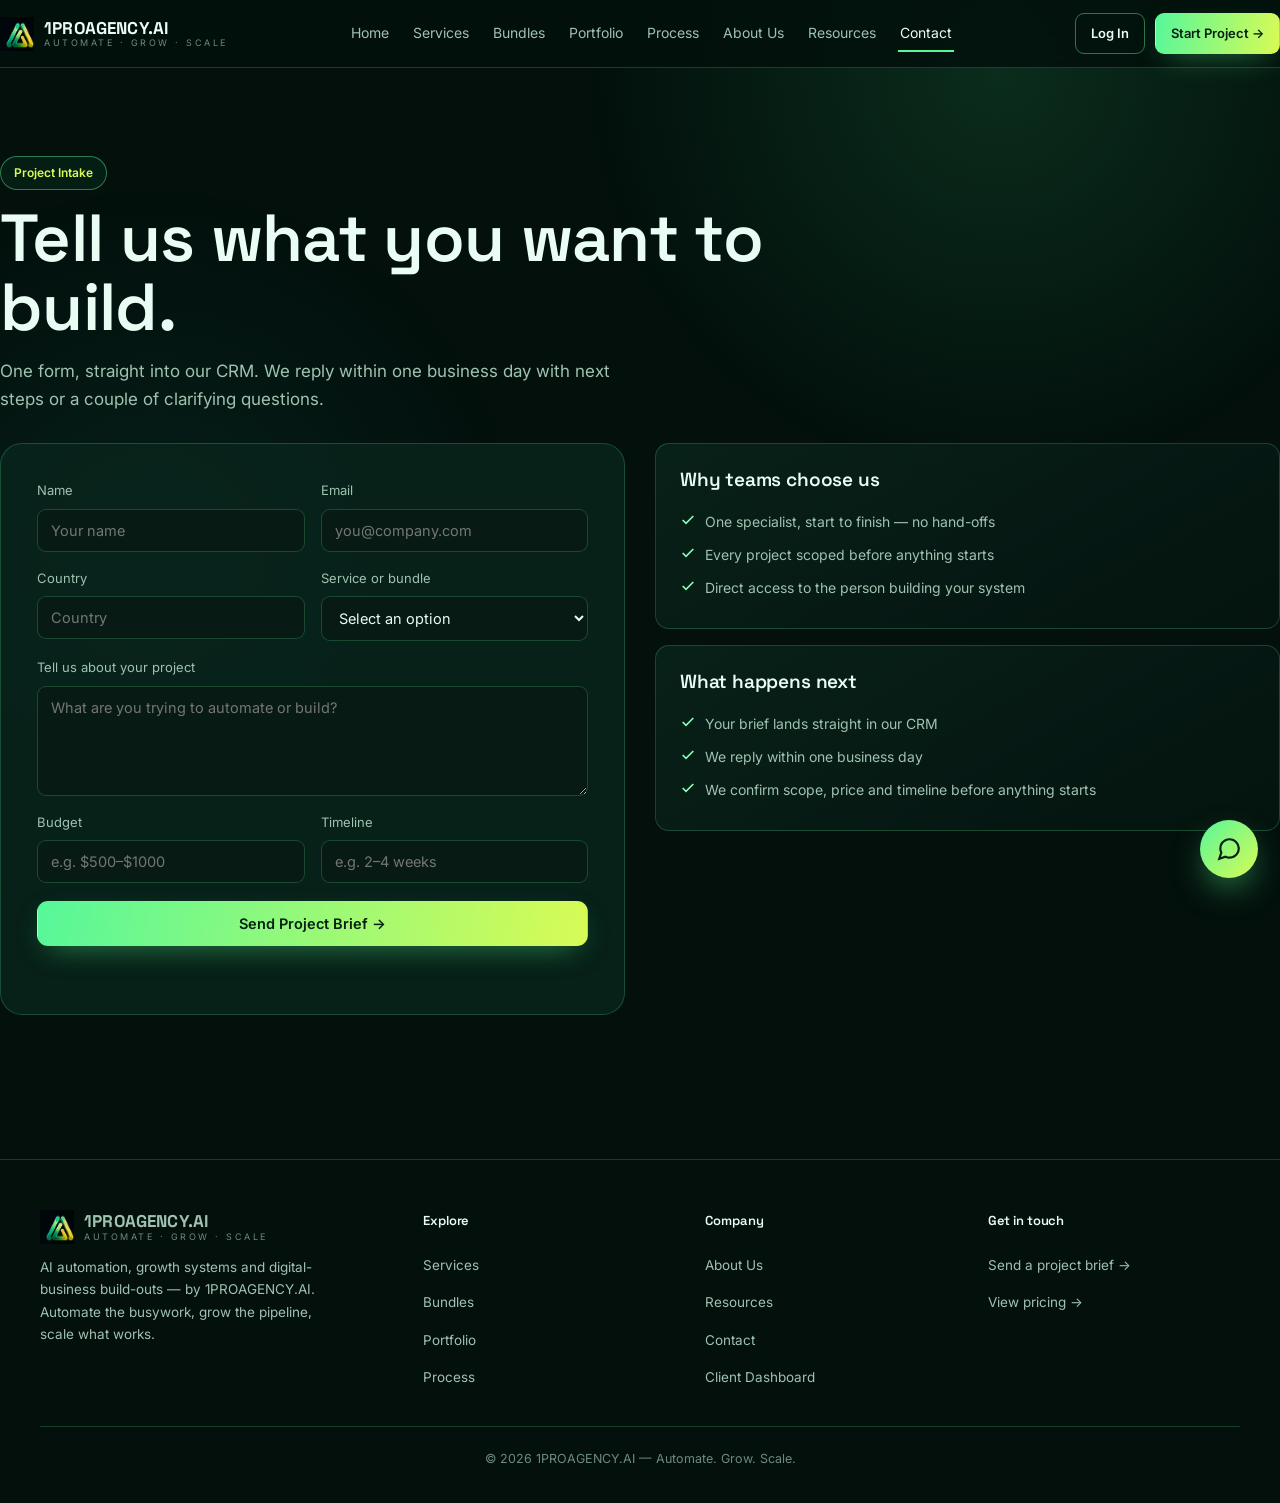
<file: contact.html>
<!doctype html>
<html lang="en">
<head>
<meta charset="UTF-8">
<meta name="viewport" content="width=device-width, initial-scale=1">
<title>Contact — 1PROAGENCY.AI</title>
<meta name="description" content="Start a project with 1PROAGENCY.AI — send a brief and we'll reply within one business day.">
<link rel="icon" href="data:image/svg+xml,%3Csvg xmlns='http://www.w3.org/2000/svg' viewBox='0 0 48 48'%3E%3Cpath d='M24 5 L44 41 H4 Z' fill='%2357F79A'/%3E%3C/svg%3E">
<link rel="preconnect" href="https://fonts.googleapis.com">
<link rel="preconnect" href="https://fonts.gstatic.com" crossorigin>
<link href="https://fonts.googleapis.com/css2?family=Space+Grotesk:wght@500;600;700&amp;family=Inter:wght@400;500;600;700&amp;display=swap" rel="stylesheet">
<link rel="stylesheet" href="styles.css">
</head>
<body>
<a class="skip-link" href="#main">Skip to content</a>
<header class="site-header">
  <div class="wrap nav-inner">
    <a class="brand" href="index.html">
      <img class="brand-mark" src="logo-mark.png" alt="1PROAGENCY.AI logo" width="34" height="30">
      <span class="brand-text"><strong>1PROAGENCY.AI</strong><span>AUTOMATE · GROW · SCALE</span></span>
    </a>
    <nav class="nav-links" aria-label="Primary">
      <a href="index.html" data-page="index.html">Home</a>
      <a href="services.html" data-page="services.html">Services</a>
      <a href="bundles.html" data-page="bundles.html">Bundles</a>
      <a href="portfolio.html" data-page="portfolio.html">Portfolio</a>
      <a href="process.html" data-page="process.html">Process</a>
      <a href="about.html" data-page="about.html">About Us</a>
      <a href="resources.html" data-page="resources.html">Resources</a>
      <a href="contact.html" data-page="contact.html">Contact</a>
    </nav>
    <div class="nav-utils">
      <span id="navAuthLoggedOut" class="nav-auth">
        <a class="btn btn-ghost btn-sm" href="#" data-login-btn>Log In</a>
      </span>
      <span id="navAuthLoggedIn" class="nav-auth" hidden>
        <span class="nav-user-chip nav-cta-desktop"><span class="nav-user-dot">●</span><span id="navAuthName">Client</span></span>
        <a class="btn btn-ghost btn-sm" href="dashboard.html">Dashboard</a>
        <a class="btn btn-ghost btn-sm nav-cta-desktop" href="#" data-logout-btn>Log Out</a>
      </span>
      <a class="btn btn-primary btn-sm" href="contact.html">Start Project →</a>
      <button class="nav-toggle" type="button" aria-label="Open menu" aria-expanded="false">
        <svg viewBox="0 0 24 24" fill="none" stroke="currentColor" stroke-width="1.8" width="20" height="20"><path d="M3 6h18M3 12h18M3 18h18"/></svg>
      </button>
    </div>
  </div>
</header>

<main id="main">
  <section class="wrap page-hero">
    <span class="eyebrow">Project Intake</span>
    <h1>Tell us what you want to build.</h1>
    <p class="lead">One form, straight into our CRM. We reply within one business day with next steps or a couple of clarifying questions.</p>
  </section>

  <section class="wrap section" style="padding-top:0">
    <div class="grid-2" style="align-items:start;gap:30px">
      <div class="form-card">
        <form id="intakeForm">
          <div class="form-grid">
            <div class="field">
              <label for="f-name">Name</label>
              <input id="f-name" type="text" name="name" placeholder="Your name" required>
            </div>
            <div class="field">
              <label for="f-email">Email</label>
              <input id="f-email" type="email" name="email" placeholder="you@company.com" required>
            </div>
            <div class="field">
              <label for="f-country">Country</label>
              <input id="f-country" type="text" name="country" placeholder="Country">
            </div>
            <div class="field">
              <label for="f-service">Service or bundle</label>
              <select id="f-service" name="service">
                <option value="">Select an option</option>
                <optgroup label="Bundles">
                  <option>Automation Foundation</option>
                  <option>Lead-to-Close Engine</option>
                  <option>E-commerce Growth Stack</option>
                  <option>AI Creative Engine</option>
                  <option>Growth Acquisition Stack</option>
                  <option>Complete Business OS</option>
                </optgroup>
                <optgroup label="Individual services">
                  <option>AI Automation &amp; n8n</option>
                  <option>AI Agents &amp; Chatbot</option>
                  <option>CRM &amp; Lead Systems</option>
                  <option>Email &amp; Communication</option>
                  <option>Amazon Services</option>
                  <option>Shopify &amp; E-commerce</option>
                  <option>SEO &amp; PPC Growth</option>
                  <option>Brand &amp; Website</option>
                  <option>AI UGC &amp; Creative</option>
                  <option>Delivery &amp; Automation</option>
                </optgroup>
                <option>Not sure yet</option>
              </select>
            </div>
            <div class="field wide">
              <label for="f-message">Tell us about your project</label>
              <textarea id="f-message" name="message" placeholder="What are you trying to automate or build?" required></textarea>
            </div>
            <div class="field">
              <label for="f-budget">Budget</label>
              <input id="f-budget" type="text" name="budget" placeholder="e.g. $500–$1000">
            </div>
            <div class="field">
              <label for="f-deadline">Timeline</label>
              <input id="f-deadline" type="text" name="deadline" placeholder="e.g. 2–4 weeks">
            </div>
          </div>
          <button class="btn btn-primary btn-block" type="submit" style="margin-top:18px">Send Project Brief →</button>
          <p class="form-status" role="status"></p>
        </form>
      </div>

      <div>
        <div class="card">
          <h3>Why teams choose us</h3>
          <ul class="checklist" style="margin-top:12px">
            <li><svg viewBox="0 0 24 24" fill="none" stroke="currentColor" stroke-width="2.4"><path d="M20 6 9 17l-5-5"/></svg>One specialist, start to finish — no hand-offs</li>
            <li><svg viewBox="0 0 24 24" fill="none" stroke="currentColor" stroke-width="2.4"><path d="M20 6 9 17l-5-5"/></svg>Every project scoped before anything starts</li>
            <li><svg viewBox="0 0 24 24" fill="none" stroke="currentColor" stroke-width="2.4"><path d="M20 6 9 17l-5-5"/></svg>Direct access to the person building your system</li>
          </ul>
        </div>
        <div class="card" style="margin-top:16px">
          <h3>What happens next</h3>
          <ul class="checklist" style="margin-top:12px">
            <li><svg viewBox="0 0 24 24" fill="none" stroke="currentColor" stroke-width="2.4"><path d="M20 6 9 17l-5-5"/></svg>Your brief lands straight in our CRM</li>
            <li><svg viewBox="0 0 24 24" fill="none" stroke="currentColor" stroke-width="2.4"><path d="M20 6 9 17l-5-5"/></svg>We reply within one business day</li>
            <li><svg viewBox="0 0 24 24" fill="none" stroke="currentColor" stroke-width="2.4"><path d="M20 6 9 17l-5-5"/></svg>We confirm scope, price and timeline before anything starts</li>
          </ul>
        </div>
      </div>
    </div>
  </section>
</main>

<footer class="site-footer">
  <div class="wrap">
    <div class="footer-grid">
      <div class="footer-brand">
        <a class="brand" href="index.html">
          <img class="brand-mark" src="logo-mark.png" alt="1PROAGENCY.AI logo" width="34" height="30">
          <span class="brand-text"><strong>1PROAGENCY.AI</strong><span>AUTOMATE · GROW · SCALE</span></span>
        </a>
        <p>AI automation, growth systems and digital-business build-outs — by 1PROAGENCY.AI. Automate the busywork, grow the pipeline, scale what works.</p>
      </div>
      <div>
        <h4>Explore</h4>
        <ul>
          <li><a href="services.html">Services</a></li>
          <li><a href="bundles.html">Bundles</a></li>
          <li><a href="portfolio.html">Portfolio</a></li>
          <li><a href="process.html">Process</a></li>
        </ul>
      </div>
      <div>
        <h4>Company</h4>
        <ul>
          <li><a href="about.html">About Us</a></li>
          <li><a href="resources.html">Resources</a></li>
          <li><a href="contact.html">Contact</a></li>
          <li><a href="dashboard.html">Client Dashboard</a></li>
        </ul>
      </div>
      <div>
        <h4>Get in touch</h4>
        <ul>
          <li><a href="contact.html">Send a project brief →</a></li>
          <li><a href="bundles.html">View pricing →</a></li>
        </ul>
      </div>
    </div>
    <div class="footer-bottom footer-bottom-center">
      <span>© <span data-year></span> 1PROAGENCY.AI — Automate. Grow. Scale.</span>
    </div>
  </div>
</footer>

<button class="chat-launcher" type="button" aria-label="Open chat with 1PROAGENCY AI Consultant" aria-haspopup="dialog">
  <svg viewBox="0 0 24 24" fill="none" stroke="currentColor" stroke-width="2"><path d="M21 11.5a8.38 8.38 0 0 1-.9 3.8 8.5 8.5 0 0 1-7.6 4.7 8.38 8.38 0 0 1-3.8-.9L3 21l1.9-5.7a8.38 8.38 0 0 1-.9-3.8 8.5 8.5 0 0 1 4.7-7.6 8.38 8.38 0 0 1 3.8-.9h.5a8.48 8.48 0 0 1 8 8v.5z"/></svg>
</button>
<dialog class="chat-panel" aria-label="1PROAGENCY AI Consultant chat">
  <div class="chat-head">
    <div class="chat-avatar" aria-hidden="true"></div>
    <div>
      <strong>1PROAGENCY AI Consultant</strong>
      <span>● Online</span>
    </div>
    <button class="chat-close" type="button" aria-label="Close chat">✕</button>
  </div>
  <div class="chat-messages">
    <div class="msg bot">Hi! I'm your AI Business Consultant. I can help with services, bundles, pricing, process, or starting a project. How can I help today?</div>
  </div>
  <div class="chat-quick">
    <button type="button">Tell me about your services</button>
    <button type="button">Which bundle is best for me?</button>
    <button type="button">How does your automation work?</button>
    <button type="button">I want to start a project</button>
  </div>
  <div class="chat-input-row">
    <input type="text" placeholder="Type your message…" aria-label="Type your message">
    <button type="button" aria-label="Send message">
      <svg viewBox="0 0 24 24" fill="none" stroke="currentColor" stroke-width="2" width="16" height="16"><path d="M22 2 11 13M22 2 15 22l-4-9-9-4 20-7Z"/></svg>
    </button>
  </div>
</dialog>

<script src="script.js"></script>
<script src="auth.js"></script>
</body>
</html>
</file>
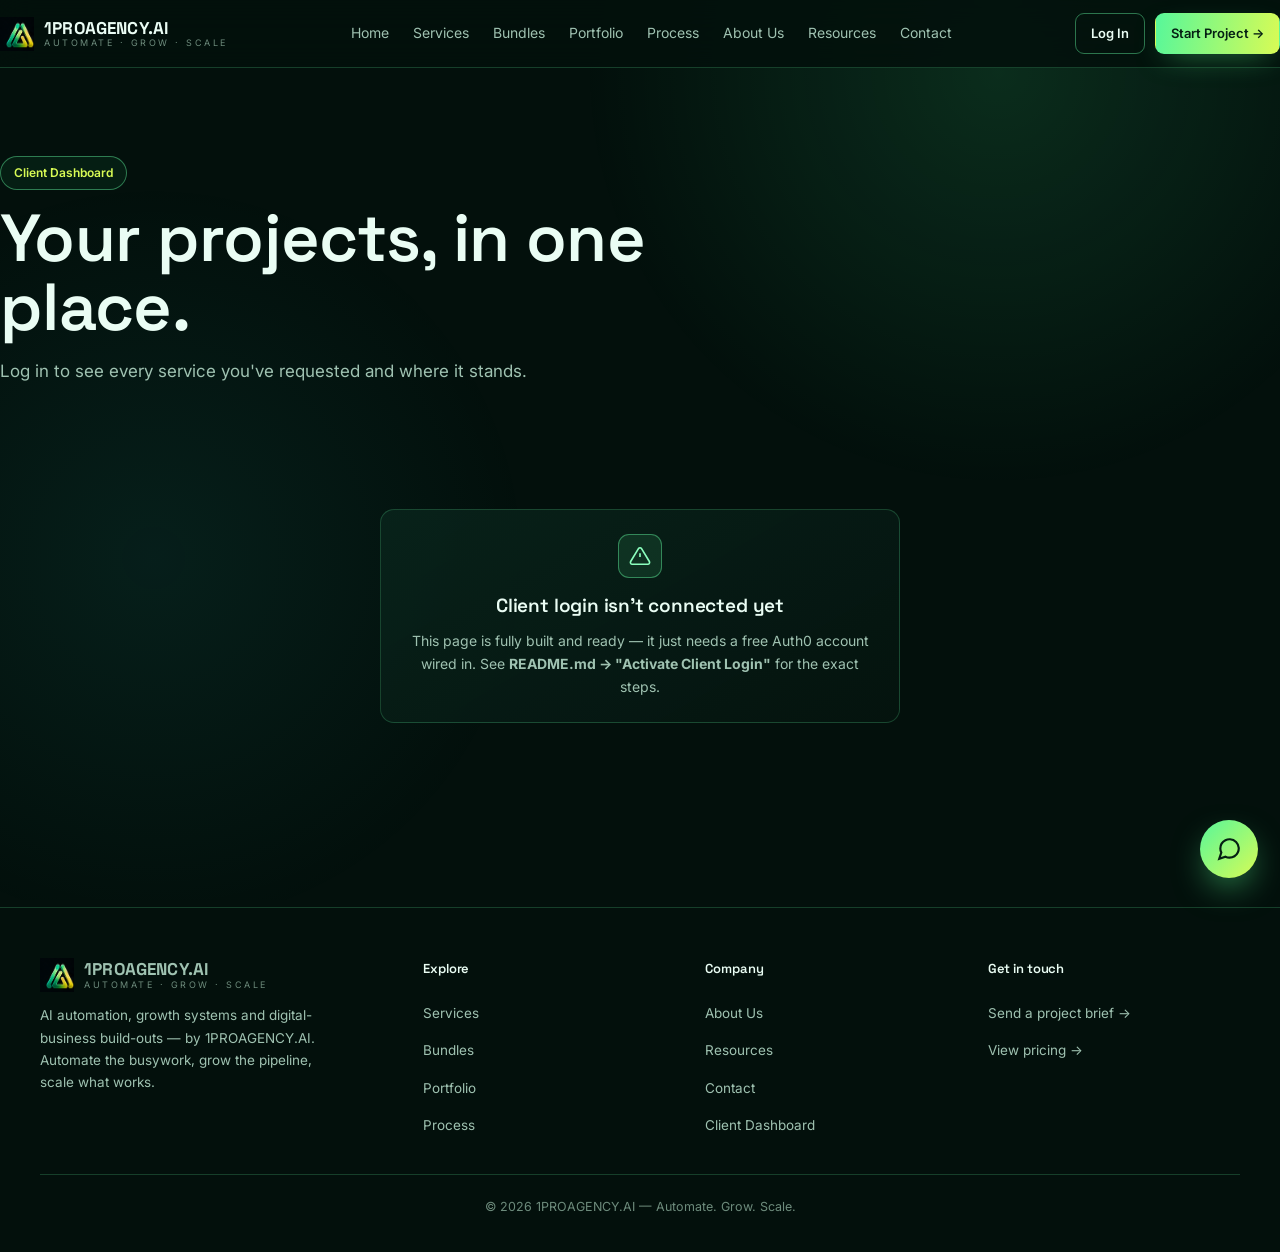
<file: dashboard.html>
<!doctype html>
<html lang="en">
<head>
<meta charset="UTF-8">
<meta name="viewport" content="width=device-width, initial-scale=1">
<title>Client Dashboard — 1PROAGENCY.AI</title>
<meta name="description" content="Log in to see your 1PROAGENCY.AI projects, services and status in one place.">
<link rel="icon" href="data:image/svg+xml,%3Csvg xmlns='http://www.w3.org/2000/svg' viewBox='0 0 48 48'%3E%3Cpath d='M24 5 L44 41 H4 Z' fill='%2357F79A'/%3E%3C/svg%3E">
<link rel="preconnect" href="https://fonts.googleapis.com">
<link rel="preconnect" href="https://fonts.gstatic.com" crossorigin>
<link href="https://fonts.googleapis.com/css2?family=Space+Grotesk:wght@500;600;700&amp;family=Inter:wght@400;500;600;700&amp;display=swap" rel="stylesheet">
<link rel="stylesheet" href="styles.css">
</head>
<body data-dashboard-page>
<a class="skip-link" href="#main">Skip to content</a>
<header class="site-header">
  <div class="wrap nav-inner">
    <a class="brand" href="index.html">
      <img class="brand-mark" src="logo-mark.png" alt="1PROAGENCY.AI logo" width="34" height="30">
      <span class="brand-text"><strong>1PROAGENCY.AI</strong><span>AUTOMATE · GROW · SCALE</span></span>
    </a>
    <nav class="nav-links" aria-label="Primary">
      <a href="index.html" data-page="index.html">Home</a>
      <a href="services.html" data-page="services.html">Services</a>
      <a href="bundles.html" data-page="bundles.html">Bundles</a>
      <a href="portfolio.html" data-page="portfolio.html">Portfolio</a>
      <a href="process.html" data-page="process.html">Process</a>
      <a href="about.html" data-page="about.html">About Us</a>
      <a href="resources.html" data-page="resources.html">Resources</a>
      <a href="contact.html" data-page="contact.html">Contact</a>
    </nav>
    <div class="nav-utils">
      <span id="navAuthLoggedOut" class="nav-auth">
        <a class="btn btn-ghost btn-sm" href="#" data-login-btn>Log In</a>
      </span>
      <span id="navAuthLoggedIn" class="nav-auth" hidden>
        <span class="nav-user-chip nav-cta-desktop"><span class="nav-user-dot">●</span><span id="navAuthName">Client</span></span>
        <a class="btn btn-ghost btn-sm" href="dashboard.html">Dashboard</a>
        <a class="btn btn-ghost btn-sm nav-cta-desktop" href="#" data-logout-btn>Log Out</a>
      </span>
      <a class="btn btn-primary btn-sm" href="contact.html">Start Project →</a>
      <button class="nav-toggle" type="button" aria-label="Open menu" aria-expanded="false">
        <svg viewBox="0 0 24 24" fill="none" stroke="currentColor" stroke-width="1.8" width="20" height="20"><path d="M3 6h18M3 12h18M3 18h18"/></svg>
      </button>
    </div>
  </div>
</header>

<main id="main">
  <section class="wrap page-hero" style="padding-bottom:0">
    <span class="eyebrow">Client Dashboard</span>
    <h1>Your projects, in one place.</h1>
    <p class="lead">Log in to see every service you've requested and where it stands.</p>
  </section>

  <section class="wrap section">

    <div class="dash-state" id="dashLoading">
      <p style="color:var(--text-muted)">Checking your session…</p>
    </div>

    <div class="dash-state card" id="dashNotConfigured" hidden>
      <div class="icon-badge"><svg viewBox="0 0 24 24" fill="none" stroke="currentColor" stroke-width="1.8"><path d="M12 9v4M12 17h.01"/><path d="M10.3 3.9 1.8 18a2 2 0 0 0 1.7 3h17a2 2 0 0 0 1.7-3L13.7 3.9a2 2 0 0 0-3.4 0Z"/></svg></div>
      <h3>Client login isn't connected yet</h3>
      <p style="color:var(--text-muted);margin-top:10px;font-size:14px">This page is fully built and ready — it just needs a free Auth0 account wired in. See <strong>README.md → "Activate Client Login"</strong> for the exact steps.</p>
    </div>

    <div class="dash-state card" id="dashLoggedOut" hidden>
      <div class="icon-badge"><svg viewBox="0 0 24 24" fill="none" stroke="currentColor" stroke-width="1.8"><rect x="4" y="10" width="16" height="10" rx="2.5"/><path d="M8 10V7a4 4 0 1 1 8 0v3"/></svg></div>
      <h3>Log in to see your dashboard</h3>
      <p style="color:var(--text-muted);margin-top:10px;font-size:14px">Track every service you've requested and its current status.</p>
      <div class="dash-actions">
        <a class="btn btn-primary" href="#" data-login-btn>Log In</a>
        <a class="btn btn-ghost" href="#" data-signup-btn>Create an Account</a>
      </div>
    </div>

    <div id="dashLoggedIn" hidden>
      <div class="dash-head">
        <div>
          <h2>Welcome, <span id="dashUserName">there</span></h2>
          <p style="color:var(--text-muted);font-size:14px;margin-top:4px" id="dashUserEmail"></p>
        </div>
        <a class="btn btn-ghost btn-sm" href="#" data-logout-btn>Log Out</a>
      </div>

      <div class="card" id="dashVerifyBanner" hidden style="border-color:var(--border-strong);margin-bottom:16px">
        <h3>Verify your email</h3>
        <p style="color:var(--text-muted);margin-top:8px;font-size:14px">We sent a verification link to your email when you signed up — click it to confirm this account is really yours. Didn't get it? Check spam, or log out and sign up again to have it resent.</p>
      </div>

      <div class="card">
        <h3>Your services</h3>
        <p id="dashServicesLoading" style="color:var(--text-muted);margin-top:10px;font-size:14px">Loading your projects…</p>
        <p id="dashServicesEmpty" hidden style="color:var(--text-muted);margin-top:10px;font-size:14px">No requests on file yet for this email — once you submit a project brief, it'll show up here.</p>
        <p id="dashServicesError" hidden style="color:var(--text-muted);margin-top:10px;font-size:14px">Couldn't load your projects right now — the lookup service may still need to be set up (see README.md).</p>
        <ul class="dash-services" id="dashServicesList"></ul>
      </div>

      <div class="cta-band" style="margin-top:24px">
        <div>
          <h2>Need something new?</h2>
          <p>Start another project brief — it'll show up here once it's logged.</p>
        </div>
        <a class="btn btn-primary" href="contact.html">Start a project →</a>
      </div>
    </div>

  </section>
</main>

<footer class="site-footer">
  <div class="wrap">
    <div class="footer-grid">
      <div class="footer-brand">
        <a class="brand" href="index.html">
          <img class="brand-mark" src="logo-mark.png" alt="1PROAGENCY.AI logo" width="34" height="30">
          <span class="brand-text"><strong>1PROAGENCY.AI</strong><span>AUTOMATE · GROW · SCALE</span></span>
        </a>
        <p>AI automation, growth systems and digital-business build-outs — by 1PROAGENCY.AI. Automate the busywork, grow the pipeline, scale what works.</p>
      </div>
      <div>
        <h4>Explore</h4>
        <ul>
          <li><a href="services.html">Services</a></li>
          <li><a href="bundles.html">Bundles</a></li>
          <li><a href="portfolio.html">Portfolio</a></li>
          <li><a href="process.html">Process</a></li>
        </ul>
      </div>
      <div>
        <h4>Company</h4>
        <ul>
          <li><a href="about.html">About Us</a></li>
          <li><a href="resources.html">Resources</a></li>
          <li><a href="contact.html">Contact</a></li>
          <li><a href="dashboard.html">Client Dashboard</a></li>
        </ul>
      </div>
      <div>
        <h4>Get in touch</h4>
        <ul>
          <li><a href="contact.html">Send a project brief →</a></li>
          <li><a href="bundles.html">View pricing →</a></li>
        </ul>
      </div>
    </div>
    <div class="footer-bottom footer-bottom-center">
      <span>© <span data-year></span> 1PROAGENCY.AI — Automate. Grow. Scale.</span>
    </div>
  </div>
</footer>

<button class="chat-launcher" type="button" aria-label="Open chat with 1PROAGENCY AI Consultant" aria-haspopup="dialog">
  <svg viewBox="0 0 24 24" fill="none" stroke="currentColor" stroke-width="2"><path d="M21 11.5a8.38 8.38 0 0 1-.9 3.8 8.5 8.5 0 0 1-7.6 4.7 8.38 8.38 0 0 1-3.8-.9L3 21l1.9-5.7a8.38 8.38 0 0 1-.9-3.8 8.5 8.5 0 0 1 4.7-7.6 8.38 8.38 0 0 1 3.8-.9h.5a8.48 8.48 0 0 1 8 8v.5z"/></svg>
</button>
<div class="chat-panel" role="dialog" aria-label="1PROAGENCY AI Consultant chat">
  <div class="chat-head">
    <div class="chat-avatar" aria-hidden="true"></div>
    <div>
      <strong>1PROAGENCY AI Consultant</strong>
      <span>● Online</span>
    </div>
    <button class="chat-close" type="button" aria-label="Close chat">✕</button>
  </div>
  <div class="chat-messages">
    <div class="msg bot">Hi! I'm your AI Business Consultant. I can help with services, bundles, pricing, process, or starting a project. How can I help today?</div>
  </div>
  <div class="chat-quick">
    <button type="button">Tell me about your services</button>
    <button type="button">Which bundle is best for me?</button>
    <button type="button">How does your automation work?</button>
    <button type="button">I want to start a project</button>
  </div>
  <div class="chat-input-row">
    <input type="text" placeholder="Type your message…" aria-label="Type your message">
    <button type="button" aria-label="Send message">
      <svg viewBox="0 0 24 24" fill="none" stroke="currentColor" stroke-width="2" width="16" height="16"><path d="M22 2 11 13M22 2 15 22l-4-9-9-4 20-7Z"/></svg>
    </button>
  </div>
</div>

<script src="script.js"></script>
<script src="auth.js"></script>
</body>
</html>
</file>
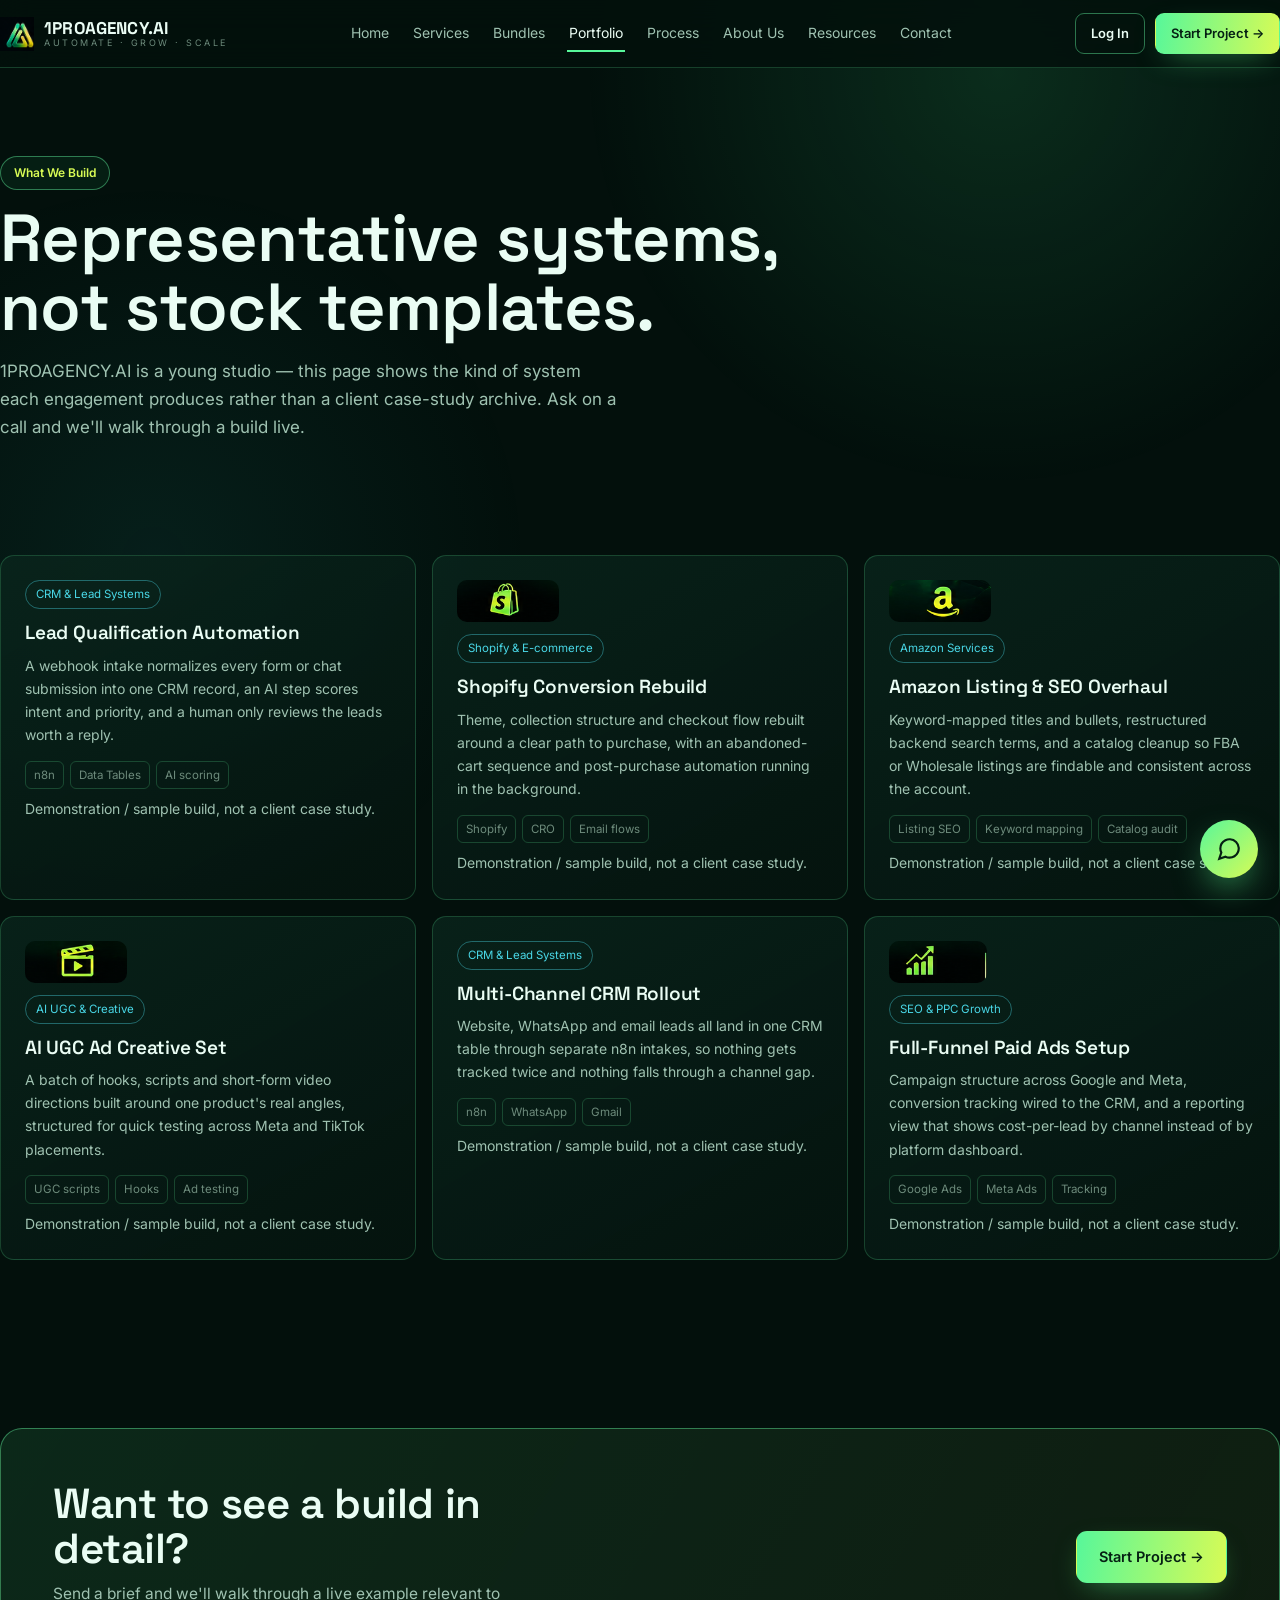
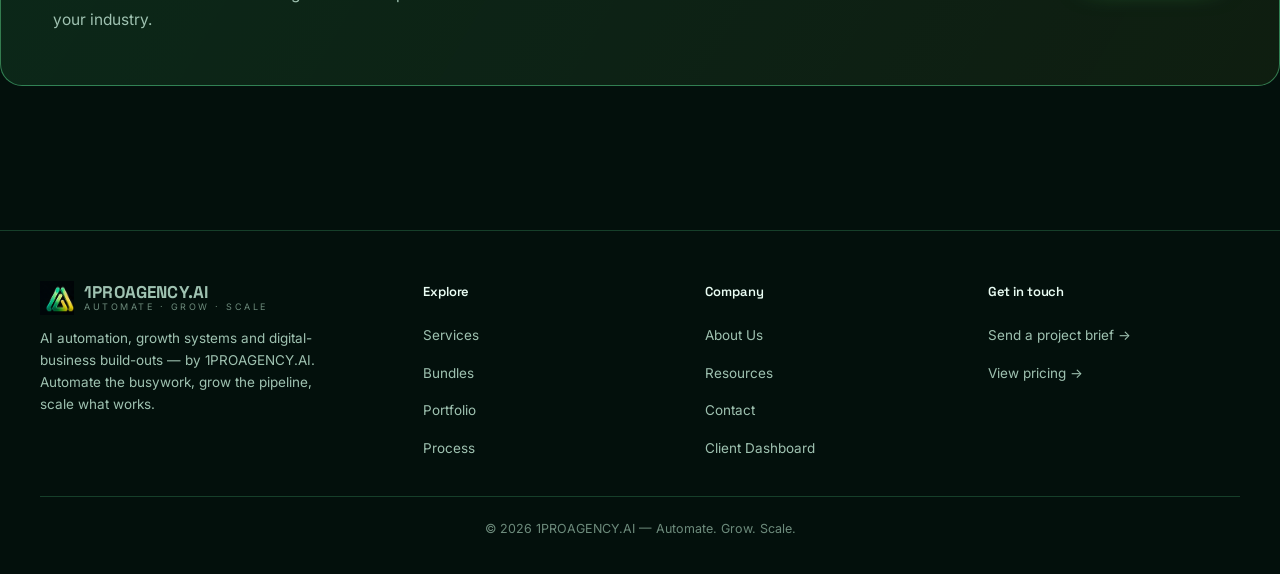
<file: portfolio.html>
<!doctype html>
<html lang="en">
<head>
<meta charset="UTF-8">
<meta name="viewport" content="width=device-width, initial-scale=1">
<title>Portfolio — 1PROAGENCY.AI</title>
<meta name="description" content="Representative systems 1PROAGENCY.AI builds — lead automation, Shopify rebuilds, Amazon listing SEO, AI UGC creative, CRM rollouts, and paid-ads funnels.">
<link rel="icon" href="data:image/svg+xml,%3Csvg xmlns='http://www.w3.org/2000/svg' viewBox='0 0 48 48'%3E%3Cpath d='M24 5 L44 41 H4 Z' fill='%2357F79A'/%3E%3C/svg%3E">
<link rel="preconnect" href="https://fonts.googleapis.com">
<link rel="preconnect" href="https://fonts.gstatic.com" crossorigin>
<link href="https://fonts.googleapis.com/css2?family=Space+Grotesk:wght@500;600;700&amp;family=Inter:wght@400;500;600;700&amp;display=swap" rel="stylesheet">
<link rel="stylesheet" href="styles.css">
</head>
<body>
<a class="skip-link" href="#main">Skip to content</a>
<header class="site-header">
  <div class="wrap nav-inner">
    <a class="brand" href="index.html">
      <img class="brand-mark" src="logo-mark.png" alt="1PROAGENCY.AI logo" width="34" height="30">
      <span class="brand-text"><strong>1PROAGENCY.AI</strong><span>AUTOMATE · GROW · SCALE</span></span>
    </a>
    <nav class="nav-links" aria-label="Primary">
      <a href="index.html" data-page="index.html">Home</a>
      <a href="services.html" data-page="services.html">Services</a>
      <a href="bundles.html" data-page="bundles.html">Bundles</a>
      <a href="portfolio.html" data-page="portfolio.html">Portfolio</a>
      <a href="process.html" data-page="process.html">Process</a>
      <a href="about.html" data-page="about.html">About Us</a>
      <a href="resources.html" data-page="resources.html">Resources</a>
      <a href="contact.html" data-page="contact.html">Contact</a>
    </nav>
    <div class="nav-utils">
      <span id="navAuthLoggedOut" class="nav-auth">
        <a class="btn btn-ghost btn-sm" href="#" data-login-btn>Log In</a>
      </span>
      <span id="navAuthLoggedIn" class="nav-auth" hidden>
        <span class="nav-user-chip nav-cta-desktop"><span class="nav-user-dot">●</span><span id="navAuthName">Client</span></span>
        <a class="btn btn-ghost btn-sm" href="dashboard.html">Dashboard</a>
        <a class="btn btn-ghost btn-sm nav-cta-desktop" href="#" data-logout-btn>Log Out</a>
      </span>
      <a class="btn btn-primary btn-sm" href="contact.html">Start Project →</a>
      <button class="nav-toggle" type="button" aria-label="Open menu" aria-expanded="false">
        <svg viewBox="0 0 24 24" fill="none" stroke="currentColor" stroke-width="1.8" width="20" height="20"><path d="M3 6h18M3 12h18M3 18h18"/></svg>
      </button>
    </div>
  </div>
</header>

<main id="main">
  <section class="wrap page-hero">
    <span class="eyebrow">What We Build</span>
    <h1>Representative systems, not stock templates.</h1>
    <p class="lead">1PROAGENCY.AI is a young studio — this page shows the kind of system each engagement produces rather than a client case-study archive. Ask on a call and we'll walk through a build live.</p>
  </section>

  <section class="wrap section">
    <div class="grid-3">

      <article class="card portfolio-card">
        <span class="tag">CRM &amp; Lead Systems</span>
        <h3>Lead Qualification Automation</h3>
        <p>A webhook intake normalizes every form or chat submission into one CRM record, an AI step scores intent and priority, and a human only reviews the leads worth a reply.</p>
        <div class="tool-row"><span>n8n</span><span>Data Tables</span><span>AI scoring</span></div>
        <p class="portfolio-disclaimer">Demonstration / sample build, not a client case study.</p>
      </article>

      <article class="card portfolio-card">
        <div class="icon-badge-img icon-badge-img-sm"><img src="icon-shopify.png" alt="" loading="lazy"></div>
        <span class="tag">Shopify &amp; E-commerce</span>
        <h3>Shopify Conversion Rebuild</h3>
        <p>Theme, collection structure and checkout flow rebuilt around a clear path to purchase, with an abandoned-cart sequence and post-purchase automation running in the background.</p>
        <div class="tool-row"><span>Shopify</span><span>CRO</span><span>Email flows</span></div>
        <p class="portfolio-disclaimer">Demonstration / sample build, not a client case study.</p>
      </article>

      <article class="card portfolio-card">
        <div class="icon-badge-img icon-badge-img-sm"><img src="icon-amazon.png" alt="" loading="lazy"></div>
        <span class="tag">Amazon Services</span>
        <h3>Amazon Listing &amp; SEO Overhaul</h3>
        <p>Keyword-mapped titles and bullets, restructured backend search terms, and a catalog cleanup so FBA or Wholesale listings are findable and consistent across the account.</p>
        <div class="tool-row"><span>Listing SEO</span><span>Keyword mapping</span><span>Catalog audit</span></div>
        <p class="portfolio-disclaimer">Demonstration / sample build, not a client case study.</p>
      </article>

      <article class="card portfolio-card">
        <div class="icon-badge-img icon-badge-img-sm"><img src="icon-creative.png" alt="" loading="lazy"></div>
        <span class="tag">AI UGC &amp; Creative</span>
        <h3>AI UGC Ad Creative Set</h3>
        <p>A batch of hooks, scripts and short-form video directions built around one product's real angles, structured for quick testing across Meta and TikTok placements.</p>
        <div class="tool-row"><span>UGC scripts</span><span>Hooks</span><span>Ad testing</span></div>
        <p class="portfolio-disclaimer">Demonstration / sample build, not a client case study.</p>
      </article>

      <article class="card portfolio-card">
        <span class="tag">CRM &amp; Lead Systems</span>
        <h3>Multi-Channel CRM Rollout</h3>
        <p>Website, WhatsApp and email leads all land in one CRM table through separate n8n intakes, so nothing gets tracked twice and nothing falls through a channel gap.</p>
        <div class="tool-row"><span>n8n</span><span>WhatsApp</span><span>Gmail</span></div>
        <p class="portfolio-disclaimer">Demonstration / sample build, not a client case study.</p>
      </article>

      <article class="card portfolio-card">
        <div class="icon-badge-img icon-badge-img-sm"><img src="icon-growth.png" alt="" loading="lazy"></div>
        <span class="tag">SEO &amp; PPC Growth</span>
        <h3>Full-Funnel Paid Ads Setup</h3>
        <p>Campaign structure across Google and Meta, conversion tracking wired to the CRM, and a reporting view that shows cost-per-lead by channel instead of by platform dashboard.</p>
        <div class="tool-row"><span>Google Ads</span><span>Meta Ads</span><span>Tracking</span></div>
        <p class="portfolio-disclaimer">Demonstration / sample build, not a client case study.</p>
      </article>

    </div>
  </section>

  <section class="wrap section">
    <div class="cta-band">
      <div>
        <h2>Want to see a build in detail?</h2>
        <p>Send a brief and we'll walk through a live example relevant to your industry.</p>
      </div>
      <a class="btn btn-primary" href="contact.html">Start Project →</a>
    </div>
  </section>
</main>

<footer class="site-footer">
  <div class="wrap">
    <div class="footer-grid">
      <div class="footer-brand">
        <a class="brand" href="index.html">
          <img class="brand-mark" src="logo-mark.png" alt="1PROAGENCY.AI logo" width="34" height="30">
          <span class="brand-text"><strong>1PROAGENCY.AI</strong><span>AUTOMATE · GROW · SCALE</span></span>
        </a>
        <p>AI automation, growth systems and digital-business build-outs — by 1PROAGENCY.AI. Automate the busywork, grow the pipeline, scale what works.</p>
      </div>
      <div>
        <h4>Explore</h4>
        <ul>
          <li><a href="services.html">Services</a></li>
          <li><a href="bundles.html">Bundles</a></li>
          <li><a href="portfolio.html">Portfolio</a></li>
          <li><a href="process.html">Process</a></li>
        </ul>
      </div>
      <div>
        <h4>Company</h4>
        <ul>
          <li><a href="about.html">About Us</a></li>
          <li><a href="resources.html">Resources</a></li>
          <li><a href="contact.html">Contact</a></li>
          <li><a href="dashboard.html">Client Dashboard</a></li>
        </ul>
      </div>
      <div>
        <h4>Get in touch</h4>
        <ul>
          <li><a href="contact.html">Send a project brief →</a></li>
          <li><a href="bundles.html">View pricing →</a></li>
        </ul>
      </div>
    </div>
    <div class="footer-bottom footer-bottom-center">
      <span>© <span data-year></span> 1PROAGENCY.AI — Automate. Grow. Scale.</span>
    </div>
  </div>
</footer>

<button class="chat-launcher" type="button" aria-label="Open chat with Website Assistant" aria-haspopup="dialog">
  <svg viewBox="0 0 24 24" fill="none" stroke="currentColor" stroke-width="2"><path d="M21 11.5a8.38 8.38 0 0 1-.9 3.8 8.5 8.5 0 0 1-7.6 4.7 8.38 8.38 0 0 1-3.8-.9L3 21l1.9-5.7a8.38 8.38 0 0 1-.9-3.8 8.5 8.5 0 0 1 4.7-7.6 8.38 8.38 0 0 1 3.8-.9h.5a8.48 8.48 0 0 1 8 8v.5z"/></svg>
</button>
<div class="chat-panel" role="dialog" aria-label="Website Assistant chat">
  <div class="chat-head">
    <div class="chat-avatar" aria-hidden="true"></div>
    <div>
      <strong>Website Assistant</strong>
    </div>
    <button class="chat-close" type="button" aria-label="Close chat">✕</button>
  </div>
  <div class="chat-messages">
    <div class="msg bot">Hi! Ask about services, bundles or the process. For a project inquiry, send a contact brief.</div>
  </div>
  <div class="chat-quick">
    <button type="button">Tell me about your services</button>
    <button type="button">Which bundle is best for me?</button>
    <button type="button">How does your automation work?</button>
    <button type="button">I want to start a project</button>
  </div>
  <div class="chat-input-row">
    <input type="text" placeholder="Type your message…" aria-label="Type your message">
    <button type="button" aria-label="Send message">
      <svg viewBox="0 0 24 24" fill="none" stroke="currentColor" stroke-width="2" width="16" height="16"><path d="M22 2 11 13M22 2 15 22l-4-9-9-4 20-7Z"/></svg>
    </button>
  </div>
</div>

<script src="script.js"></script>
<script src="auth.js"></script>
</body>
</html>
</file>
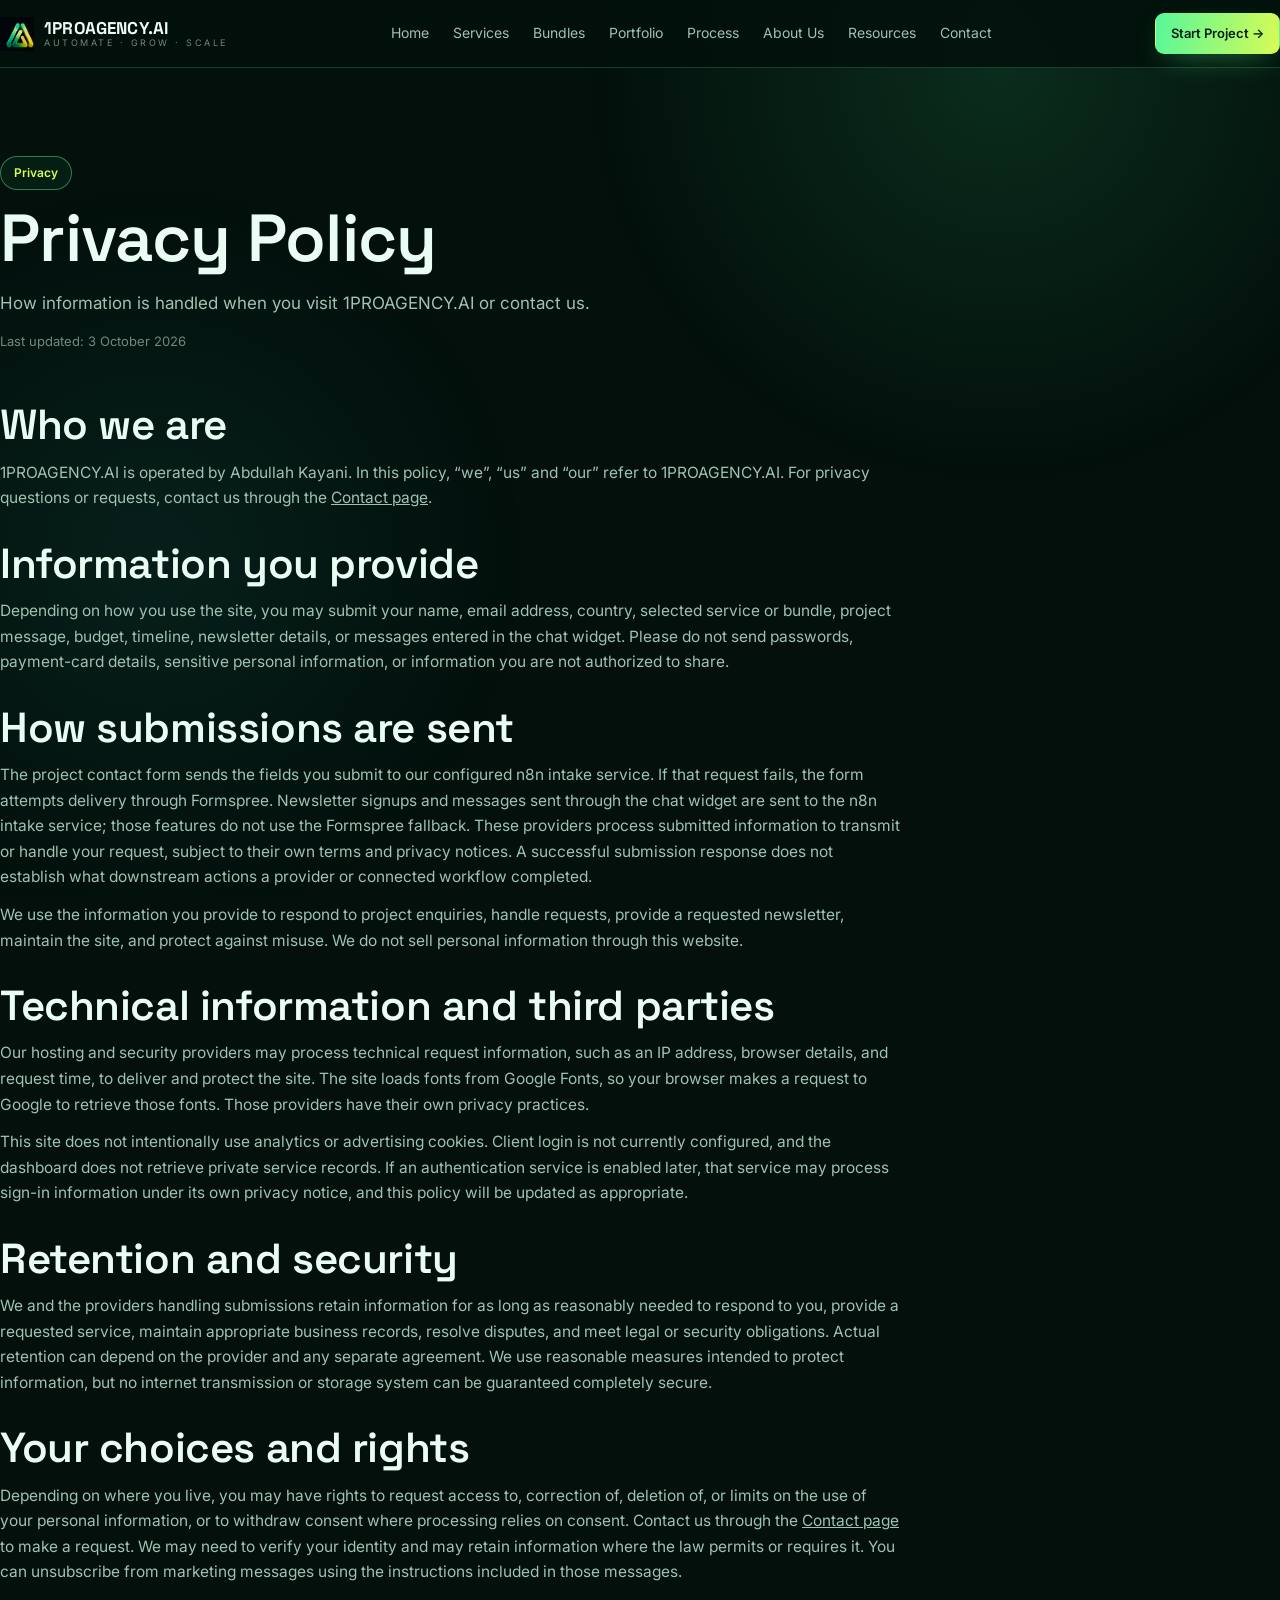
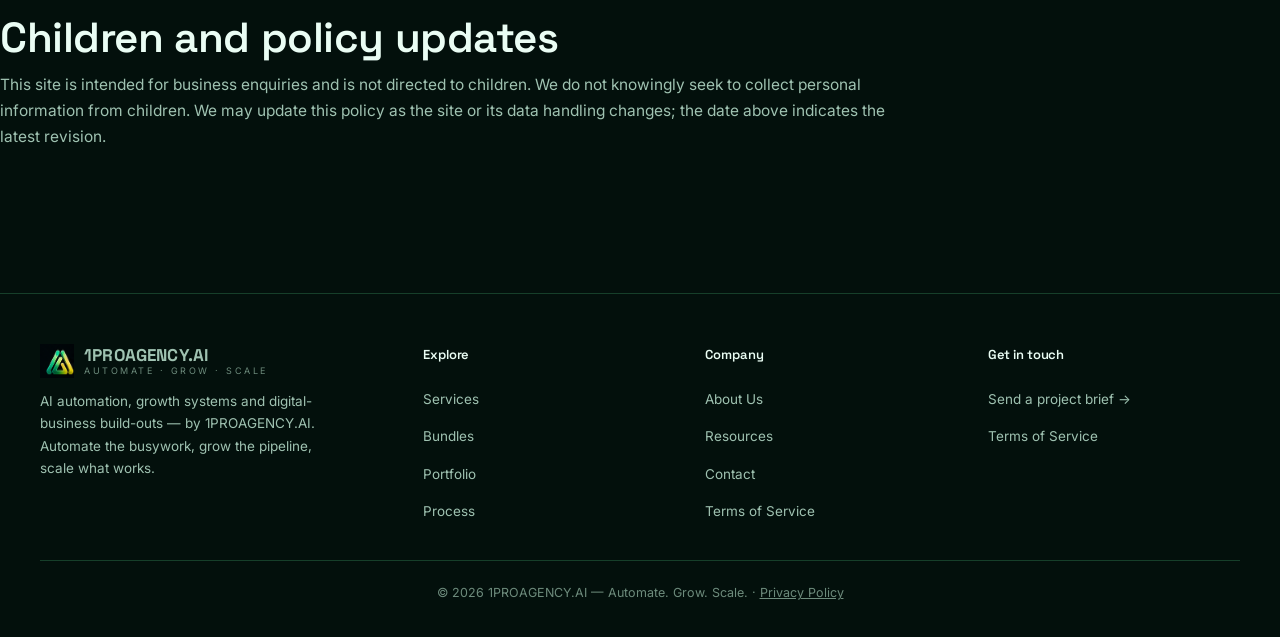
<file: privacy.html>
<!doctype html>
<html lang="en">
<head>
<meta charset="UTF-8">
<meta name="viewport" content="width=device-width, initial-scale=1">
<title>Privacy Policy — 1PROAGENCY.AI</title>
<meta name="description" content="Learn how 1PROAGENCY.AI handles information submitted through its website, contact form, newsletter and chat.">
<link rel="icon" href="data:image/svg+xml,%3Csvg xmlns='http://www.w3.org/2000/svg' viewBox='0 0 48 48'%3E%3Cpath d='M24 5 L44 41 H4 Z' fill='%2357F79A'/%3E%3C/svg%3E">
<link rel="preconnect" href="https://fonts.googleapis.com">
<link rel="preconnect" href="https://fonts.gstatic.com" crossorigin>
<link href="https://fonts.googleapis.com/css2?family=Space+Grotesk:wght@500;600;700&amp;family=Inter:wght@400;500;600;700&amp;display=swap" rel="stylesheet">
<link rel="stylesheet" href="styles.css">
</head>
<body>
<a class="skip-link" href="#main">Skip to content</a>
<header class="site-header">
  <div class="wrap nav-inner">
    <a class="brand" href="index.html">
      <img class="brand-mark" src="logo-mark.png" alt="1PROAGENCY.AI logo" width="34" height="30">
      <span class="brand-text"><strong>1PROAGENCY.AI</strong><span>AUTOMATE · GROW · SCALE</span></span>
    </a>
    <nav class="nav-links" aria-label="Primary">
      <a href="index.html" data-page="index.html">Home</a>
      <a href="services.html" data-page="services.html">Services</a>
      <a href="bundles.html" data-page="bundles.html">Bundles</a>
      <a href="portfolio.html" data-page="portfolio.html">Portfolio</a>
      <a href="process.html" data-page="process.html">Process</a>
      <a href="about.html" data-page="about.html">About Us</a>
      <a href="resources.html" data-page="resources.html">Resources</a>
      <a href="contact.html" data-page="contact.html">Contact</a>
    </nav>
    <div class="nav-utils">
      <a class="btn btn-primary btn-sm" href="contact.html">Start Project →</a>
      <button class="nav-toggle" type="button" aria-label="Open menu" aria-expanded="false">
        <svg viewBox="0 0 24 24" fill="none" stroke="currentColor" stroke-width="1.8" width="20" height="20"><path d="M3 6h18M3 12h18M3 18h18"/></svg>
      </button>
    </div>
  </div>
</header>

<main id="main">
  <section class="wrap page-hero">
    <span class="eyebrow">Privacy</span>
    <h1>Privacy Policy</h1>
    <p class="lead">How information is handled when you visit 1PROAGENCY.AI or contact us.</p>
    <p style="color:var(--text-dim);margin-top:14px;font-size:13px">Last updated: <time datetime="2026-10-03">3 October 2026</time></p>
  </section>

  <section class="wrap section" style="padding-top:20px">
    <div style="max-width:900px;display:grid;gap:30px">
      <section>
        <h2>Who we are</h2>
        <p style="color:var(--text-muted);margin-top:12px">1PROAGENCY.AI is operated by Abdullah Kayani. In this policy, “we”, “us” and “our” refer to 1PROAGENCY.AI. For privacy questions or requests, contact us through the <a href="contact.html">Contact page</a>.</p>
      </section>

      <section>
        <h2>Information you provide</h2>
        <p style="color:var(--text-muted);margin-top:12px">Depending on how you use the site, you may submit your name, email address, country, selected service or bundle, project message, budget, timeline, newsletter details, or messages entered in the chat widget. Please do not send passwords, payment-card details, sensitive personal information, or information you are not authorized to share.</p>
      </section>

      <section>
        <h2>How submissions are sent</h2>
        <p style="color:var(--text-muted);margin-top:12px">The project contact form sends the fields you submit to our configured n8n intake service. If that request fails, the form attempts delivery through Formspree. Newsletter signups and messages sent through the chat widget are sent to the n8n intake service; those features do not use the Formspree fallback. These providers process submitted information to transmit or handle your request, subject to their own terms and privacy notices. A successful submission response does not establish what downstream actions a provider or connected workflow completed.</p>
        <p style="color:var(--text-muted);margin-top:12px">We use the information you provide to respond to project enquiries, handle requests, provide a requested newsletter, maintain the site, and protect against misuse. We do not sell personal information through this website.</p>
      </section>

      <section>
        <h2>Technical information and third parties</h2>
        <p style="color:var(--text-muted);margin-top:12px">Our hosting and security providers may process technical request information, such as an IP address, browser details, and request time, to deliver and protect the site. The site loads fonts from Google Fonts, so your browser makes a request to Google to retrieve those fonts. Those providers have their own privacy practices.</p>
        <p style="color:var(--text-muted);margin-top:12px">This site does not intentionally use analytics or advertising cookies. Client login is not currently configured, and the dashboard does not retrieve private service records. If an authentication service is enabled later, that service may process sign-in information under its own privacy notice, and this policy will be updated as appropriate.</p>
      </section>

      <section>
        <h2>Retention and security</h2>
        <p style="color:var(--text-muted);margin-top:12px">We and the providers handling submissions retain information for as long as reasonably needed to respond to you, provide a requested service, maintain appropriate business records, resolve disputes, and meet legal or security obligations. Actual retention can depend on the provider and any separate agreement. We use reasonable measures intended to protect information, but no internet transmission or storage system can be guaranteed completely secure.</p>
      </section>

      <section>
        <h2>Your choices and rights</h2>
        <p style="color:var(--text-muted);margin-top:12px">Depending on where you live, you may have rights to request access to, correction of, deletion of, or limits on the use of your personal information, or to withdraw consent where processing relies on consent. Contact us through the <a href="contact.html">Contact page</a> to make a request. We may need to verify your identity and may retain information where the law permits or requires it. You can unsubscribe from marketing messages using the instructions included in those messages.</p>
      </section>

      <section>
        <h2>Children and policy updates</h2>
        <p style="color:var(--text-muted);margin-top:12px">This site is intended for business enquiries and is not directed to children. We do not knowingly seek to collect personal information from children. We may update this policy as the site or its data handling changes; the date above indicates the latest revision.</p>
      </section>
    </div>
  </section>
</main>

<footer class="site-footer">
  <div class="wrap">
    <div class="footer-grid">
      <div class="footer-brand">
        <a class="brand" href="index.html">
          <img class="brand-mark" src="logo-mark.png" alt="1PROAGENCY.AI logo" width="34" height="30">
          <span class="brand-text"><strong>1PROAGENCY.AI</strong><span>AUTOMATE · GROW · SCALE</span></span>
        </a>
        <p>AI automation, growth systems and digital-business build-outs — by 1PROAGENCY.AI. Automate the busywork, grow the pipeline, scale what works.</p>
      </div>
      <div>
        <h4>Explore</h4>
        <ul>
          <li><a href="services.html">Services</a></li>
          <li><a href="bundles.html">Bundles</a></li>
          <li><a href="portfolio.html">Portfolio</a></li>
          <li><a href="process.html">Process</a></li>
        </ul>
      </div>
      <div>
        <h4>Company</h4>
        <ul>
          <li><a href="about.html">About Us</a></li>
          <li><a href="resources.html">Resources</a></li>
          <li><a href="contact.html">Contact</a></li>
          <li><a href="terms.html">Terms of Service</a></li>
        </ul>
      </div>
      <div>
        <h4>Get in touch</h4>
        <ul>
          <li><a href="contact.html">Send a project brief →</a></li>
          <li><a href="terms.html">Terms of Service</a></li>
        </ul>
      </div>
    </div>
    <div class="footer-bottom footer-bottom-center">
      <span>© <span data-year></span> 1PROAGENCY.AI — Automate. Grow. Scale. · <a href="privacy.html">Privacy Policy</a></span>
    </div>
  </div>
</footer>

<script src="script.js"></script>
</body>
</html>
</file>
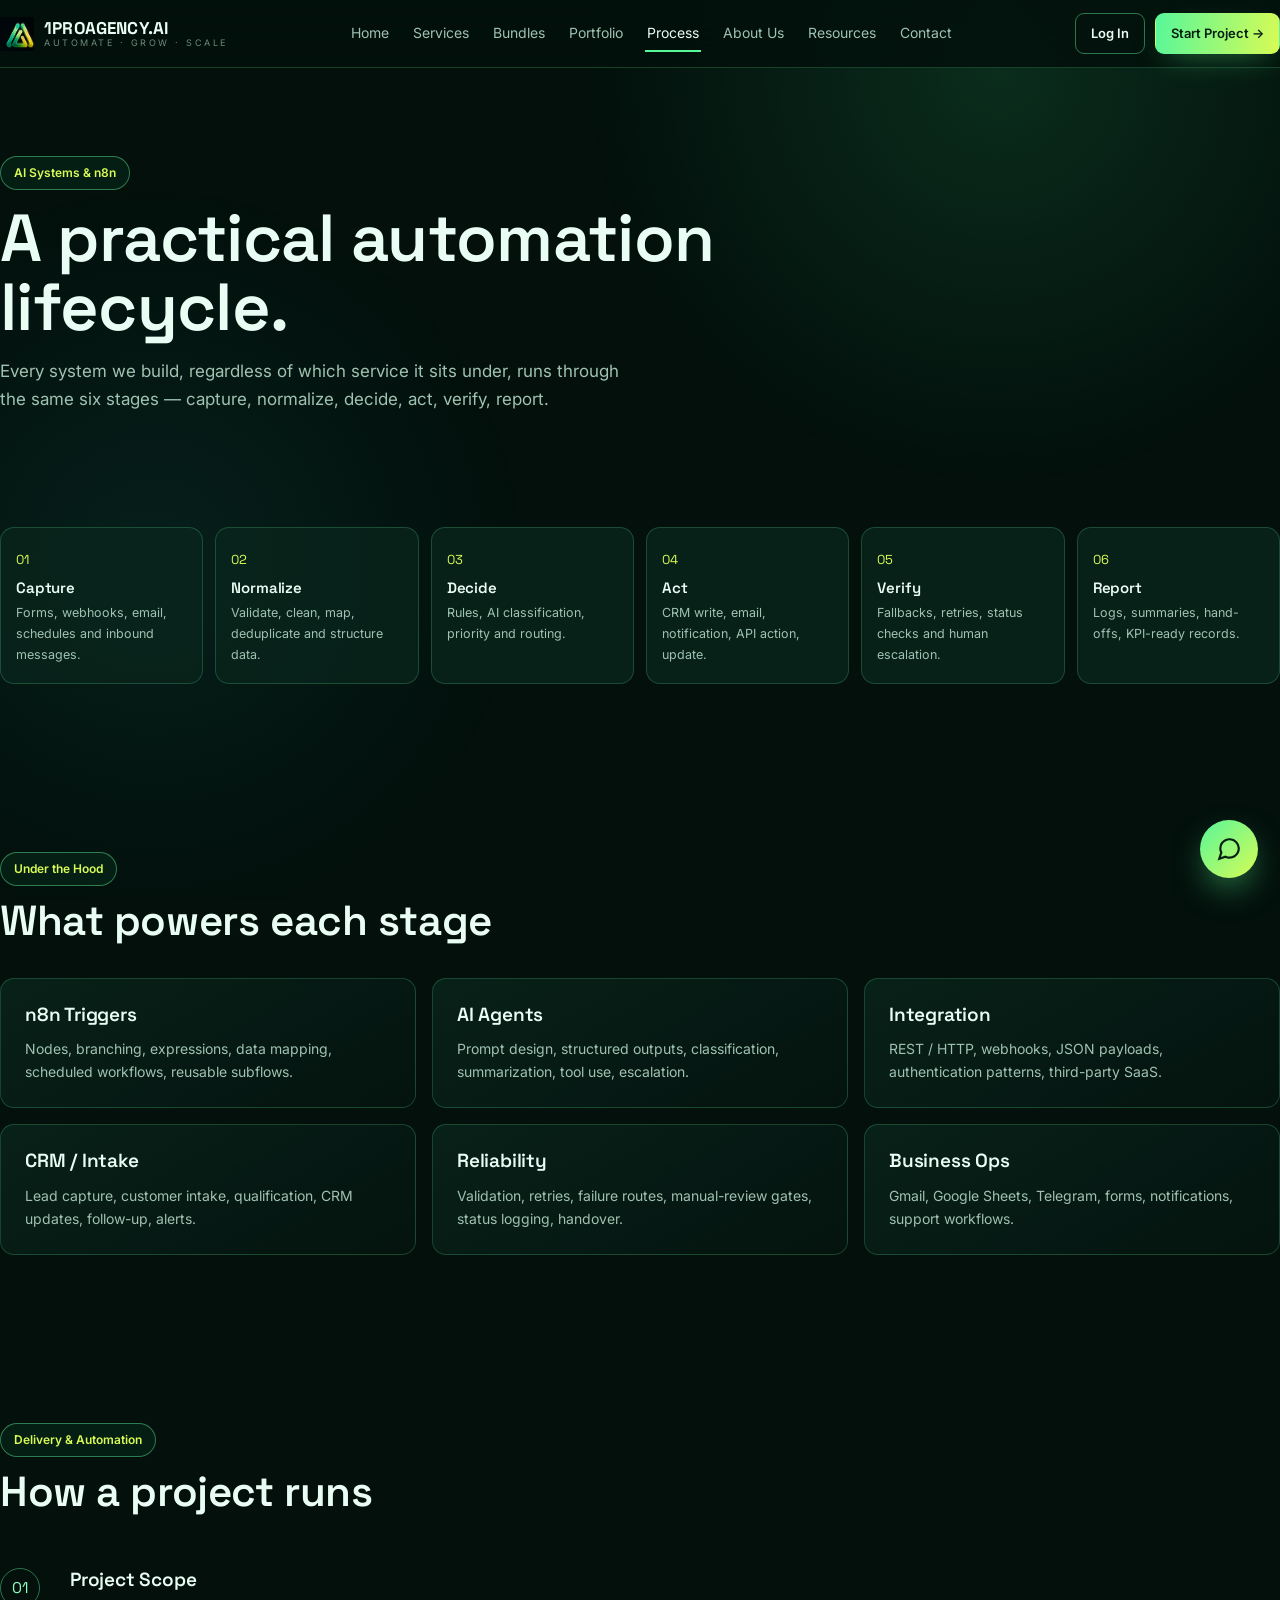
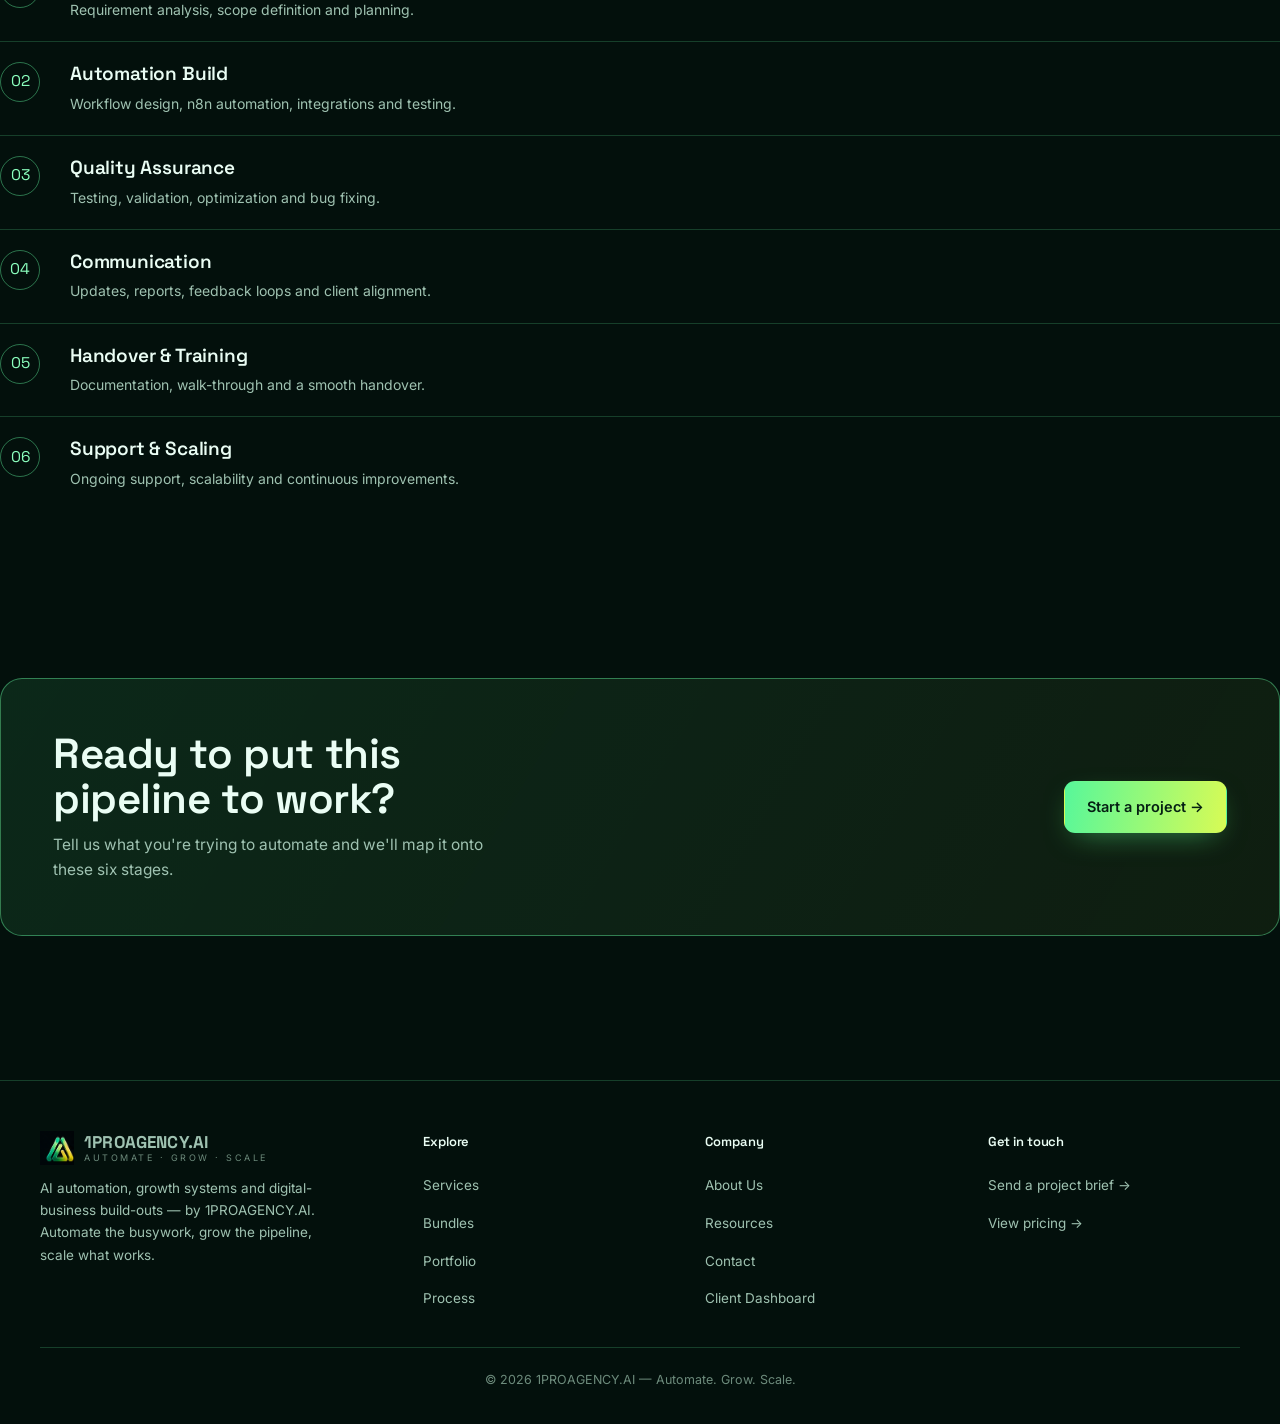
<file: process.html>
<!doctype html>
<html lang="en">
<head>
<meta charset="UTF-8">
<meta name="viewport" content="width=device-width, initial-scale=1">
<title>Process — 1PROAGENCY.AI</title>
<meta name="description" content="The six-stage automation pipeline behind every build — Capture, Normalize, Decide, Act, Verify, Report — and how a project runs from brief to handover.">
<link rel="icon" href="data:image/svg+xml,%3Csvg xmlns='http://www.w3.org/2000/svg' viewBox='0 0 48 48'%3E%3Cpath d='M24 5 L44 41 H4 Z' fill='%2357F79A'/%3E%3C/svg%3E">
<link rel="preconnect" href="https://fonts.googleapis.com">
<link rel="preconnect" href="https://fonts.gstatic.com" crossorigin>
<link href="https://fonts.googleapis.com/css2?family=Space+Grotesk:wght@500;600;700&amp;family=Inter:wght@400;500;600;700&amp;display=swap" rel="stylesheet">
<link rel="stylesheet" href="styles.css">
</head>
<body>
<a class="skip-link" href="#main">Skip to content</a>
<header class="site-header">
  <div class="wrap nav-inner">
    <a class="brand" href="index.html">
      <img class="brand-mark" src="logo-mark.png" alt="1PROAGENCY.AI logo" width="34" height="30">
      <span class="brand-text"><strong>1PROAGENCY.AI</strong><span>AUTOMATE · GROW · SCALE</span></span>
    </a>
    <nav class="nav-links" aria-label="Primary">
      <a href="index.html" data-page="index.html">Home</a>
      <a href="services.html" data-page="services.html">Services</a>
      <a href="bundles.html" data-page="bundles.html">Bundles</a>
      <a href="portfolio.html" data-page="portfolio.html">Portfolio</a>
      <a href="process.html" data-page="process.html">Process</a>
      <a href="about.html" data-page="about.html">About Us</a>
      <a href="resources.html" data-page="resources.html">Resources</a>
      <a href="contact.html" data-page="contact.html">Contact</a>
    </nav>
    <div class="nav-utils">
      <span id="navAuthLoggedOut" class="nav-auth">
        <a class="btn btn-ghost btn-sm" href="#" data-login-btn>Log In</a>
      </span>
      <span id="navAuthLoggedIn" class="nav-auth" hidden>
        <span class="nav-user-chip nav-cta-desktop"><span class="nav-user-dot">●</span><span id="navAuthName">Client</span></span>
        <a class="btn btn-ghost btn-sm" href="dashboard.html">Dashboard</a>
        <a class="btn btn-ghost btn-sm nav-cta-desktop" href="#" data-logout-btn>Log Out</a>
      </span>
      <a class="btn btn-primary btn-sm" href="contact.html">Start Project →</a>
      <button class="nav-toggle" type="button" aria-label="Open menu" aria-expanded="false">
        <svg viewBox="0 0 24 24" fill="none" stroke="currentColor" stroke-width="1.8" width="20" height="20"><path d="M3 6h18M3 12h18M3 18h18"/></svg>
      </button>
    </div>
  </div>
</header>

<main id="main">
  <section class="wrap page-hero">
    <span class="eyebrow">AI Systems &amp; n8n</span>
    <h1>A practical automation lifecycle.</h1>
    <p class="lead">Every system we build, regardless of which service it sits under, runs through the same six stages — capture, normalize, decide, act, verify, report.</p>
  </section>

  <section class="wrap section">
    <div class="process-row">
      <div class="process-step">
        <span class="num">01</span>
        <h3>Capture</h3>
        <p>Forms, webhooks, email, schedules and inbound messages.</p>
      </div>
      <div class="process-step">
        <span class="num">02</span>
        <h3>Normalize</h3>
        <p>Validate, clean, map, deduplicate and structure data.</p>
      </div>
      <div class="process-step">
        <span class="num">03</span>
        <h3>Decide</h3>
        <p>Rules, AI classification, priority and routing.</p>
      </div>
      <div class="process-step">
        <span class="num">04</span>
        <h3>Act</h3>
        <p>CRM write, email, notification, API action, update.</p>
      </div>
      <div class="process-step">
        <span class="num">05</span>
        <h3>Verify</h3>
        <p>Fallbacks, retries, status checks and human escalation.</p>
      </div>
      <div class="process-step">
        <span class="num">06</span>
        <h3>Report</h3>
        <p>Logs, summaries, hand-offs, KPI-ready records.</p>
      </div>
    </div>
  </section>

  <section class="wrap section">
    <div class="section-head">
      <div><span class="eyebrow">Under the Hood</span><h2>What powers each stage</h2></div>
    </div>
    <div class="grid-3">
      <div class="card">
        <h3>n8n Triggers</h3>
        <p style="color:var(--text-muted);margin-top:10px;font-size:14px">Nodes, branching, expressions, data mapping, scheduled workflows, reusable subflows.</p>
      </div>
      <div class="card">
        <h3>AI Agents</h3>
        <p style="color:var(--text-muted);margin-top:10px;font-size:14px">Prompt design, structured outputs, classification, summarization, tool use, escalation.</p>
      </div>
      <div class="card">
        <h3>Integration</h3>
        <p style="color:var(--text-muted);margin-top:10px;font-size:14px">REST / HTTP, webhooks, JSON payloads, authentication patterns, third-party SaaS.</p>
      </div>
      <div class="card">
        <h3>CRM / Intake</h3>
        <p style="color:var(--text-muted);margin-top:10px;font-size:14px">Lead capture, customer intake, qualification, CRM updates, follow-up, alerts.</p>
      </div>
      <div class="card">
        <h3>Reliability</h3>
        <p style="color:var(--text-muted);margin-top:10px;font-size:14px">Validation, retries, failure routes, manual-review gates, status logging, handover.</p>
      </div>
      <div class="card">
        <h3>Business Ops</h3>
        <p style="color:var(--text-muted);margin-top:10px;font-size:14px">Gmail, Google Sheets, Telegram, forms, notifications, support workflows.</p>
      </div>
    </div>
  </section>

  <section class="wrap section">
    <div class="section-head">
      <div><span class="eyebrow">Delivery &amp; Automation</span><h2>How a project runs</h2></div>
    </div>
    <div class="timeline">
      <div class="timeline-item">
        <div class="timeline-num">01</div>
        <div><h3>Project Scope</h3><p>Requirement analysis, scope definition and planning.</p></div>
      </div>
      <div class="timeline-item">
        <div class="timeline-num">02</div>
        <div><h3>Automation Build</h3><p>Workflow design, n8n automation, integrations and testing.</p></div>
      </div>
      <div class="timeline-item">
        <div class="timeline-num">03</div>
        <div><h3>Quality Assurance</h3><p>Testing, validation, optimization and bug fixing.</p></div>
      </div>
      <div class="timeline-item">
        <div class="timeline-num">04</div>
        <div><h3>Communication</h3><p>Updates, reports, feedback loops and client alignment.</p></div>
      </div>
      <div class="timeline-item">
        <div class="timeline-num">05</div>
        <div><h3>Handover &amp; Training</h3><p>Documentation, walk-through and a smooth handover.</p></div>
      </div>
      <div class="timeline-item">
        <div class="timeline-num">06</div>
        <div><h3>Support &amp; Scaling</h3><p>Ongoing support, scalability and continuous improvements.</p></div>
      </div>
    </div>
  </section>

  <section class="wrap section">
    <div class="cta-band">
      <div>
        <h2>Ready to put this pipeline to work?</h2>
        <p>Tell us what you're trying to automate and we'll map it onto these six stages.</p>
      </div>
      <a class="btn btn-primary" href="contact.html">Start a project →</a>
    </div>
  </section>
</main>

<footer class="site-footer">
  <div class="wrap">
    <div class="footer-grid">
      <div class="footer-brand">
        <a class="brand" href="index.html">
          <img class="brand-mark" src="logo-mark.png" alt="1PROAGENCY.AI logo" width="34" height="30">
          <span class="brand-text"><strong>1PROAGENCY.AI</strong><span>AUTOMATE · GROW · SCALE</span></span>
        </a>
        <p>AI automation, growth systems and digital-business build-outs — by 1PROAGENCY.AI. Automate the busywork, grow the pipeline, scale what works.</p>
      </div>
      <div>
        <h4>Explore</h4>
        <ul>
          <li><a href="services.html">Services</a></li>
          <li><a href="bundles.html">Bundles</a></li>
          <li><a href="portfolio.html">Portfolio</a></li>
          <li><a href="process.html">Process</a></li>
        </ul>
      </div>
      <div>
        <h4>Company</h4>
        <ul>
          <li><a href="about.html">About Us</a></li>
          <li><a href="resources.html">Resources</a></li>
          <li><a href="contact.html">Contact</a></li>
          <li><a href="dashboard.html">Client Dashboard</a></li>
        </ul>
      </div>
      <div>
        <h4>Get in touch</h4>
        <ul>
          <li><a href="contact.html">Send a project brief →</a></li>
          <li><a href="bundles.html">View pricing →</a></li>
        </ul>
      </div>
    </div>
    <div class="footer-bottom footer-bottom-center">
      <span>© <span data-year></span> 1PROAGENCY.AI — Automate. Grow. Scale.</span>
    </div>
  </div>
</footer>

<button class="chat-launcher" type="button" aria-label="Open chat with Website Assistant" aria-haspopup="dialog">
  <svg viewBox="0 0 24 24" fill="none" stroke="currentColor" stroke-width="2"><path d="M21 11.5a8.38 8.38 0 0 1-.9 3.8 8.5 8.5 0 0 1-7.6 4.7 8.38 8.38 0 0 1-3.8-.9L3 21l1.9-5.7a8.38 8.38 0 0 1-.9-3.8 8.5 8.5 0 0 1 4.7-7.6 8.38 8.38 0 0 1 3.8-.9h.5a8.48 8.48 0 0 1 8 8v.5z"/></svg>
</button>
<div class="chat-panel" role="dialog" aria-label="Website Assistant chat">
  <div class="chat-head">
    <div class="chat-avatar" aria-hidden="true"></div>
    <div>
      <strong>Website Assistant</strong>
    </div>
    <button class="chat-close" type="button" aria-label="Close chat">✕</button>
  </div>
  <div class="chat-messages">
    <div class="msg bot">Hi! Ask about services, bundles or the process. For a project inquiry, send a contact brief.</div>
  </div>
  <div class="chat-quick">
    <button type="button">Tell me about your services</button>
    <button type="button">Which bundle is best for me?</button>
    <button type="button">How does your automation work?</button>
    <button type="button">I want to start a project</button>
  </div>
  <div class="chat-input-row">
    <input type="text" placeholder="Type your message…" aria-label="Type your message">
    <button type="button" aria-label="Send message">
      <svg viewBox="0 0 24 24" fill="none" stroke="currentColor" stroke-width="2" width="16" height="16"><path d="M22 2 11 13M22 2 15 22l-4-9-9-4 20-7Z"/></svg>
    </button>
  </div>
</div>

<script src="script.js"></script>
<script src="auth.js"></script>
</body>
</html>
</file>
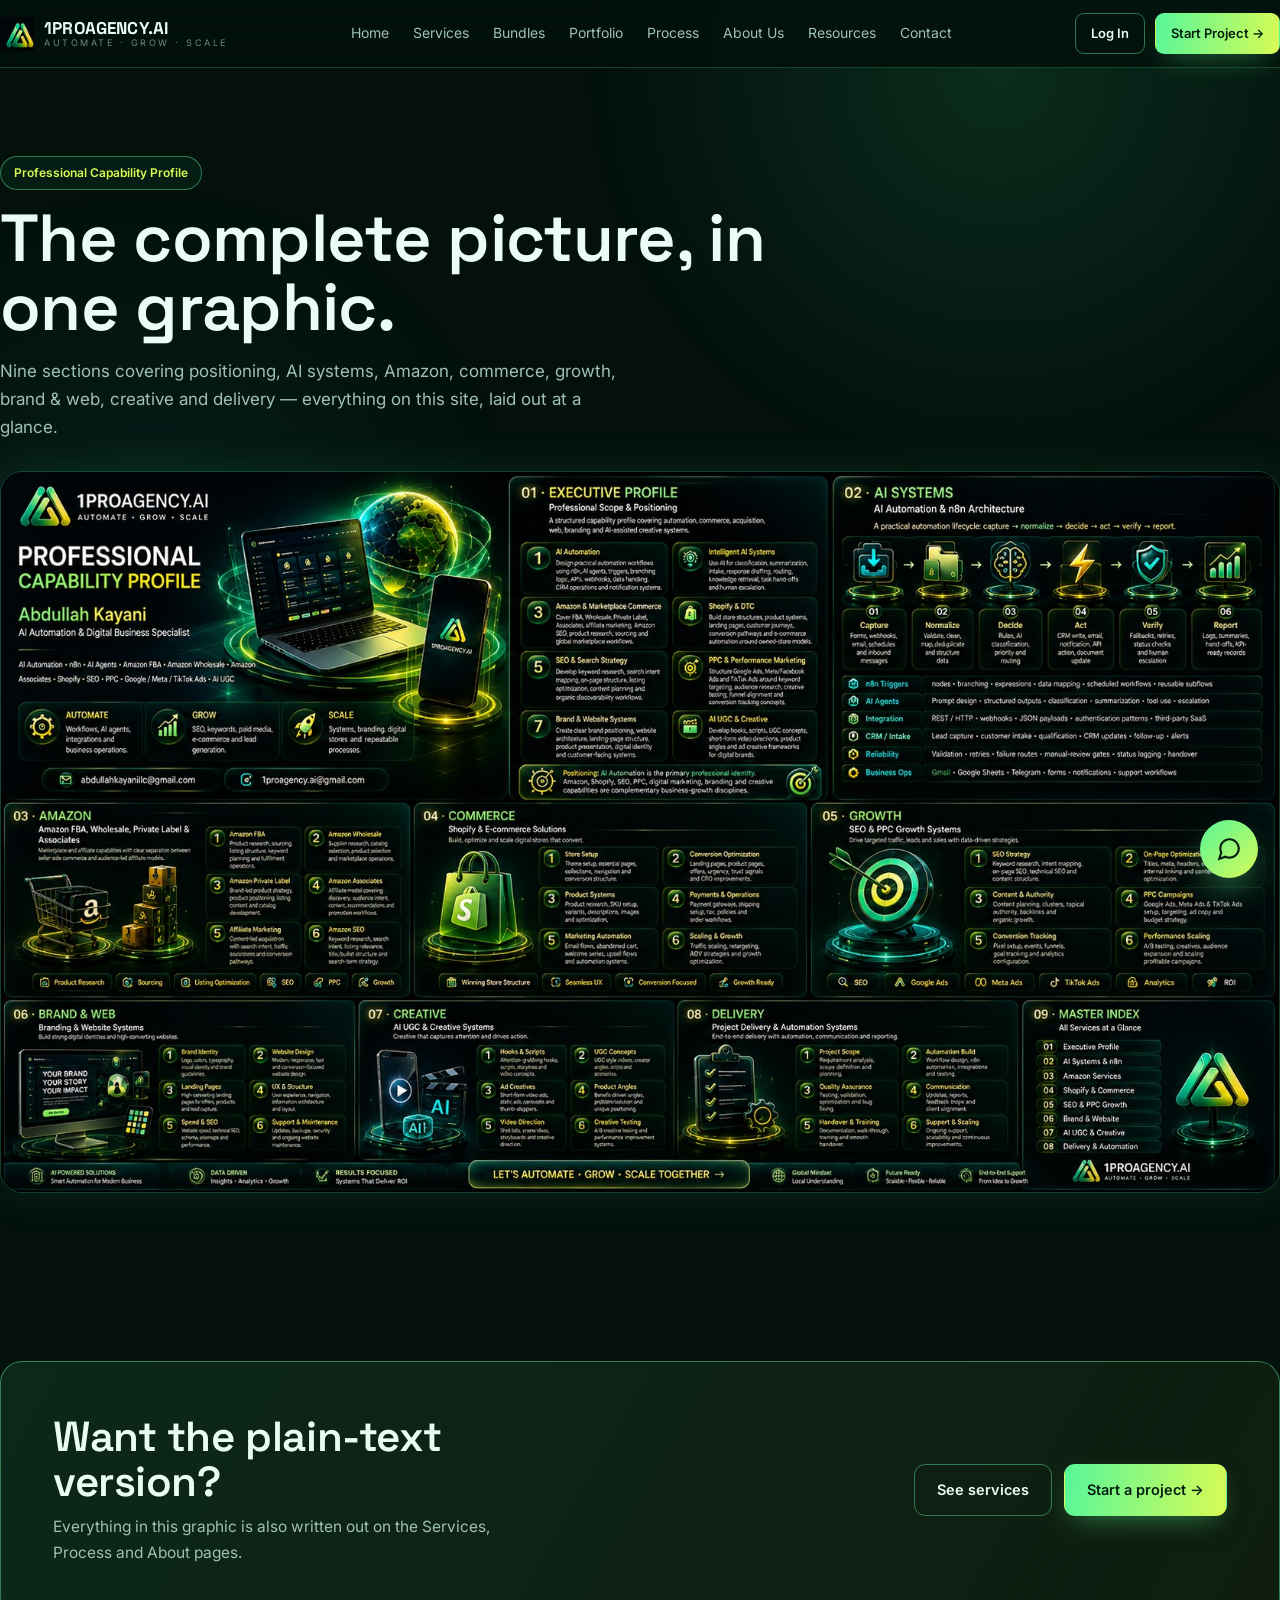
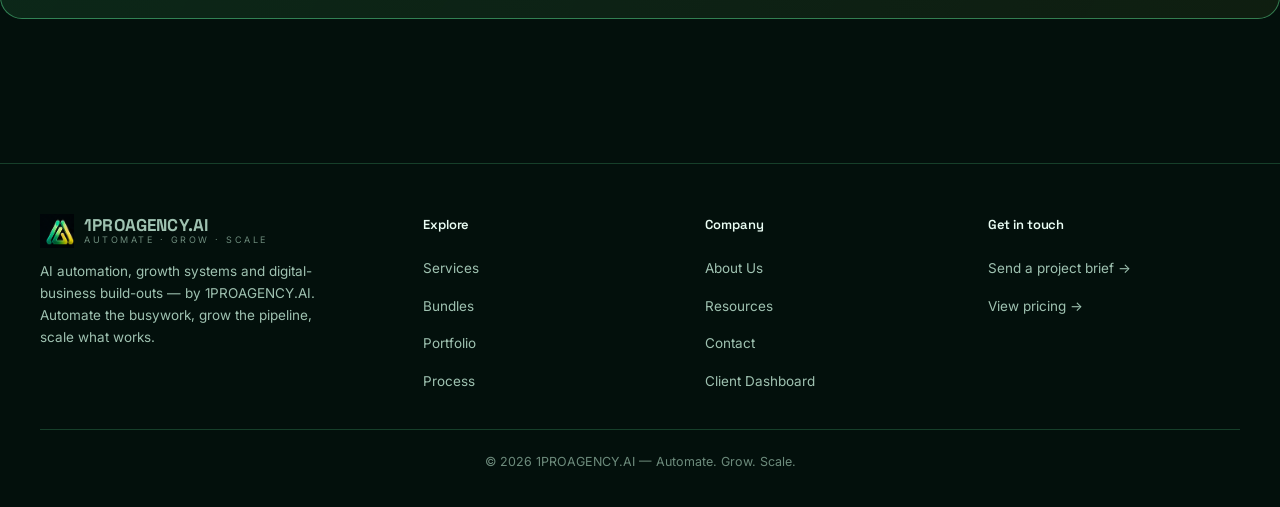
<file: profile.html>
<!doctype html>
<html lang="en">
<head>
<meta charset="UTF-8">
<meta name="viewport" content="width=device-width, initial-scale=1">
<title>Capability Profile — 1PROAGENCY.AI</title>
<meta name="description" content="The full 1PROAGENCY.AI capability profile — executive profile, AI systems, Amazon, commerce, growth, brand & web, creative, and delivery, in one graphic.">
<link rel="icon" href="data:image/svg+xml,%3Csvg xmlns='http://www.w3.org/2000/svg' viewBox='0 0 48 48'%3E%3Cpath d='M24 5 L44 41 H4 Z' fill='%2357F79A'/%3E%3C/svg%3E">
<link rel="preconnect" href="https://fonts.googleapis.com">
<link rel="preconnect" href="https://fonts.gstatic.com" crossorigin>
<link href="https://fonts.googleapis.com/css2?family=Space+Grotesk:wght@500;600;700&amp;family=Inter:wght@400;500;600;700&amp;display=swap" rel="stylesheet">
<link rel="stylesheet" href="styles.css">
</head>
<body>
<a class="skip-link" href="#main">Skip to content</a>
<header class="site-header">
  <div class="wrap nav-inner">
    <a class="brand" href="index.html">
      <img class="brand-mark" src="logo-mark.png" alt="1PROAGENCY.AI logo" width="34" height="30">
      <span class="brand-text"><strong>1PROAGENCY.AI</strong><span>AUTOMATE · GROW · SCALE</span></span>
    </a>
    <nav class="nav-links" aria-label="Primary">
      <a href="index.html" data-page="index.html">Home</a>
      <a href="services.html" data-page="services.html">Services</a>
      <a href="bundles.html" data-page="bundles.html">Bundles</a>
      <a href="portfolio.html" data-page="portfolio.html">Portfolio</a>
      <a href="process.html" data-page="process.html">Process</a>
      <a href="about.html" data-page="about.html">About Us</a>
      <a href="resources.html" data-page="resources.html">Resources</a>
      <a href="contact.html" data-page="contact.html">Contact</a>
    </nav>
    <div class="nav-utils">
      <span id="navAuthLoggedOut" class="nav-auth">
        <a class="btn btn-ghost btn-sm" href="#" data-login-btn>Log In</a>
      </span>
      <span id="navAuthLoggedIn" class="nav-auth" hidden>
        <span class="nav-user-chip nav-cta-desktop"><span class="nav-user-dot">●</span><span id="navAuthName">Client</span></span>
        <a class="btn btn-ghost btn-sm" href="dashboard.html">Dashboard</a>
        <a class="btn btn-ghost btn-sm nav-cta-desktop" href="#" data-logout-btn>Log Out</a>
      </span>
      <a class="btn btn-primary btn-sm" href="contact.html">Start Project →</a>
      <button class="nav-toggle" type="button" aria-label="Open menu" aria-expanded="false">
        <svg viewBox="0 0 24 24" fill="none" stroke="currentColor" stroke-width="1.8" width="20" height="20"><path d="M3 6h18M3 12h18M3 18h18"/></svg>
      </button>
    </div>
  </div>
</header>

<main id="main">
  <section class="wrap page-hero">
    <span class="eyebrow">Professional Capability Profile</span>
    <h1>The complete picture, in one graphic.</h1>
    <p class="lead">Nine sections covering positioning, AI systems, Amazon, commerce, growth, brand &amp; web, creative and delivery — everything on this site, laid out at a glance.</p>
  </section>

  <section class="wrap section" style="padding-top:0">
    <img src="capability-profile.jpg" alt="1PROAGENCY.AI professional capability profile: 01 Executive Profile, 02 AI Systems, 03 Amazon, 04 Commerce, 05 Growth, 06 Brand &amp; Web, 07 Creative, 08 Delivery, 09 Master Index" style="width:100%;border-radius:var(--radius-l);border:1px solid var(--border);box-shadow:var(--shadow-glow)">
  </section>

  <section class="wrap section">
    <div class="cta-band">
      <div>
        <h2>Want the plain-text version?</h2>
        <p>Everything in this graphic is also written out on the Services, Process and About pages.</p>
      </div>
      <div style="display:flex;gap:12px;flex-wrap:wrap">
        <a class="btn btn-ghost" href="services.html">See services</a>
        <a class="btn btn-primary" href="contact.html">Start a project →</a>
      </div>
    </div>
  </section>
</main>

<footer class="site-footer">
  <div class="wrap">
    <div class="footer-grid">
      <div class="footer-brand">
        <a class="brand" href="index.html">
          <img class="brand-mark" src="logo-mark.png" alt="1PROAGENCY.AI logo" width="34" height="30">
          <span class="brand-text"><strong>1PROAGENCY.AI</strong><span>AUTOMATE · GROW · SCALE</span></span>
        </a>
        <p>AI automation, growth systems and digital-business build-outs — by 1PROAGENCY.AI. Automate the busywork, grow the pipeline, scale what works.</p>
      </div>
      <div>
        <h4>Explore</h4>
        <ul>
          <li><a href="services.html">Services</a></li>
          <li><a href="bundles.html">Bundles</a></li>
          <li><a href="portfolio.html">Portfolio</a></li>
          <li><a href="process.html">Process</a></li>
        </ul>
      </div>
      <div>
        <h4>Company</h4>
        <ul>
          <li><a href="about.html">About Us</a></li>
          <li><a href="resources.html">Resources</a></li>
          <li><a href="contact.html">Contact</a></li>
          <li><a href="dashboard.html">Client Dashboard</a></li>
        </ul>
      </div>
      <div>
        <h4>Get in touch</h4>
        <ul>
          <li><a href="contact.html">Send a project brief →</a></li>
          <li><a href="bundles.html">View pricing →</a></li>
        </ul>
      </div>
    </div>
    <div class="footer-bottom footer-bottom-center">
      <span>© <span data-year></span> 1PROAGENCY.AI — Automate. Grow. Scale.</span>
    </div>
  </div>
</footer>

<button class="chat-launcher" type="button" aria-label="Open chat with Website Assistant" aria-haspopup="dialog">
  <svg viewBox="0 0 24 24" fill="none" stroke="currentColor" stroke-width="2"><path d="M21 11.5a8.38 8.38 0 0 1-.9 3.8 8.5 8.5 0 0 1-7.6 4.7 8.38 8.38 0 0 1-3.8-.9L3 21l1.9-5.7a8.38 8.38 0 0 1-.9-3.8 8.5 8.5 0 0 1 4.7-7.6 8.38 8.38 0 0 1 3.8-.9h.5a8.48 8.48 0 0 1 8 8v.5z"/></svg>
</button>
<div class="chat-panel" role="dialog" aria-label="Website Assistant chat">
  <div class="chat-head">
    <div class="chat-avatar" aria-hidden="true"></div>
    <div>
      <strong>Website Assistant</strong>
    </div>
    <button class="chat-close" type="button" aria-label="Close chat">✕</button>
  </div>
  <div class="chat-messages">
    <div class="msg bot">Hi! Ask about services, bundles or the process. For a project inquiry, send a contact brief.</div>
  </div>
  <div class="chat-quick">
    <button type="button">Tell me about your services</button>
    <button type="button">Which bundle is best for me?</button>
    <button type="button">How does your automation work?</button>
    <button type="button">I want to start a project</button>
  </div>
  <div class="chat-input-row">
    <input type="text" placeholder="Type your message…" aria-label="Type your message">
    <button type="button" aria-label="Send message">
      <svg viewBox="0 0 24 24" fill="none" stroke="currentColor" stroke-width="2" width="16" height="16"><path d="M22 2 11 13M22 2 15 22l-4-9-9-4 20-7Z"/></svg>
    </button>
  </div>
</div>

<script src="script.js"></script>
<script src="auth.js"></script>
</body>
</html>
</file>
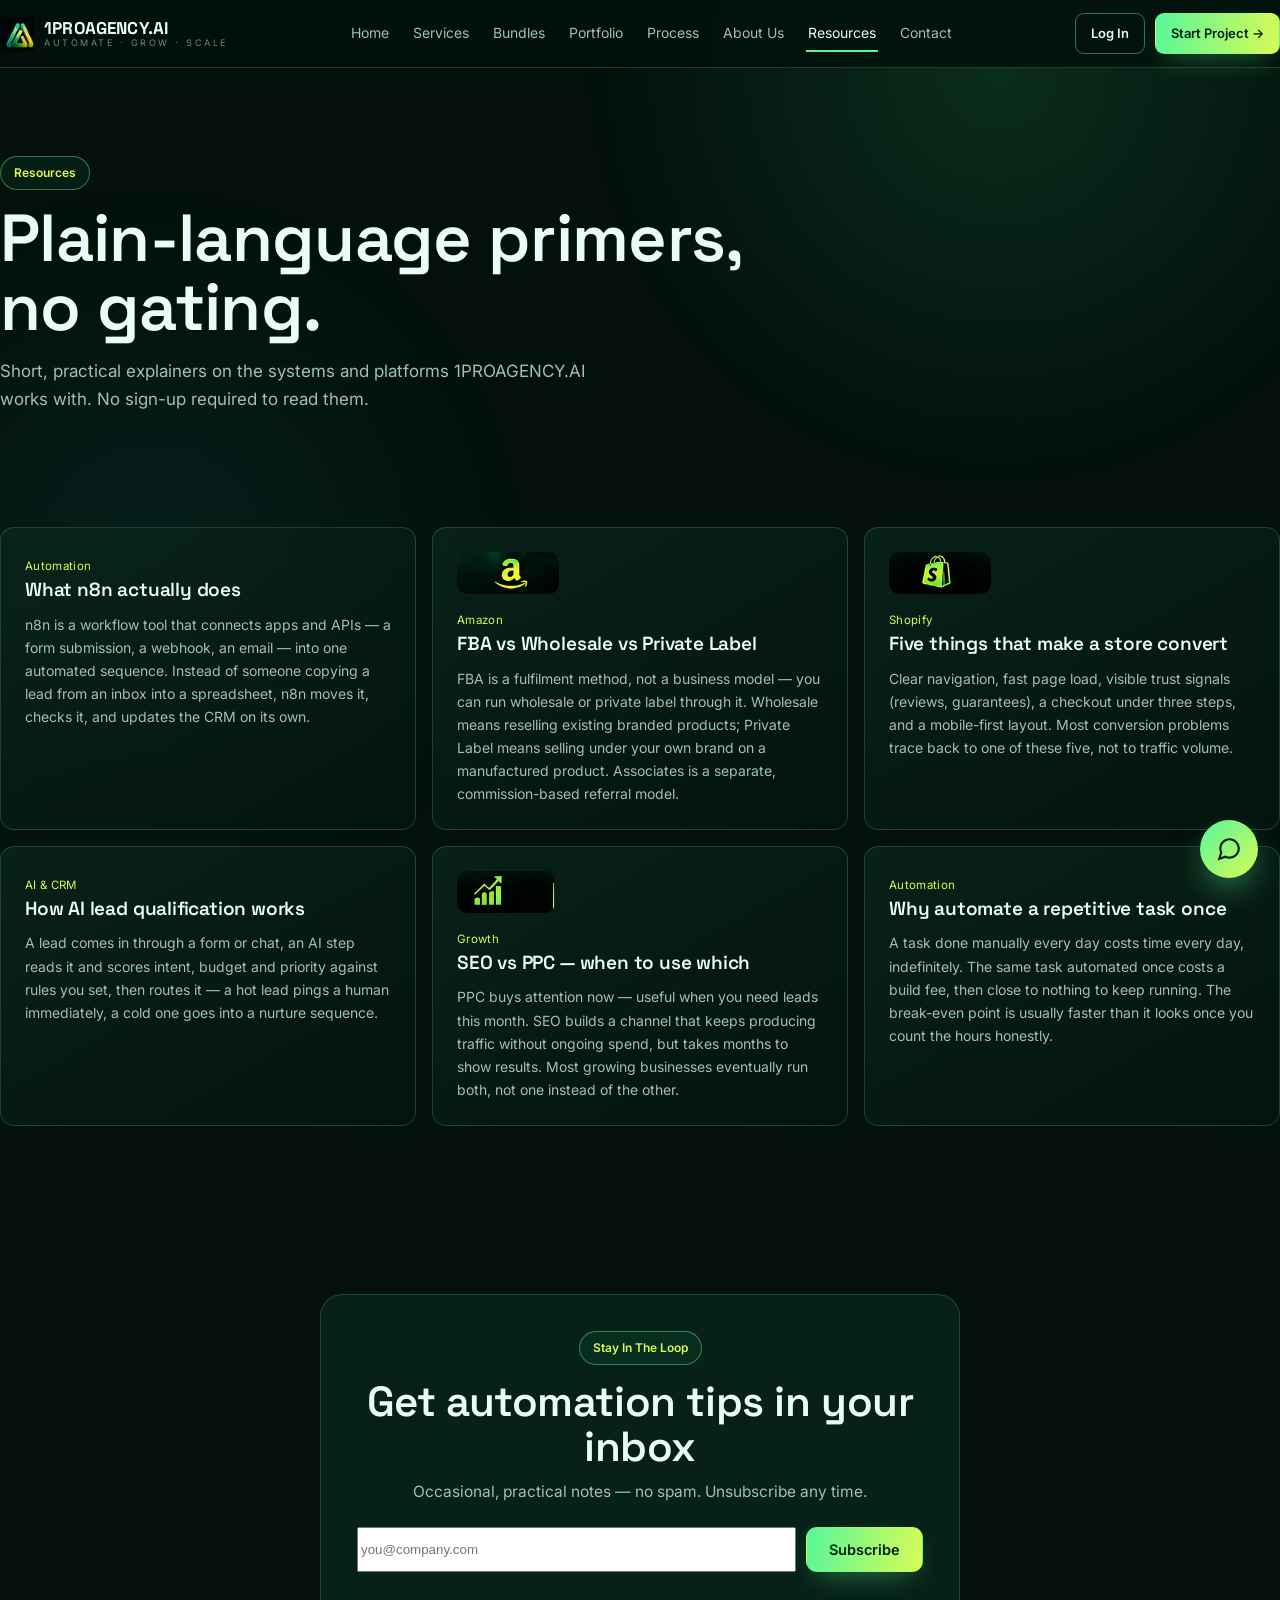
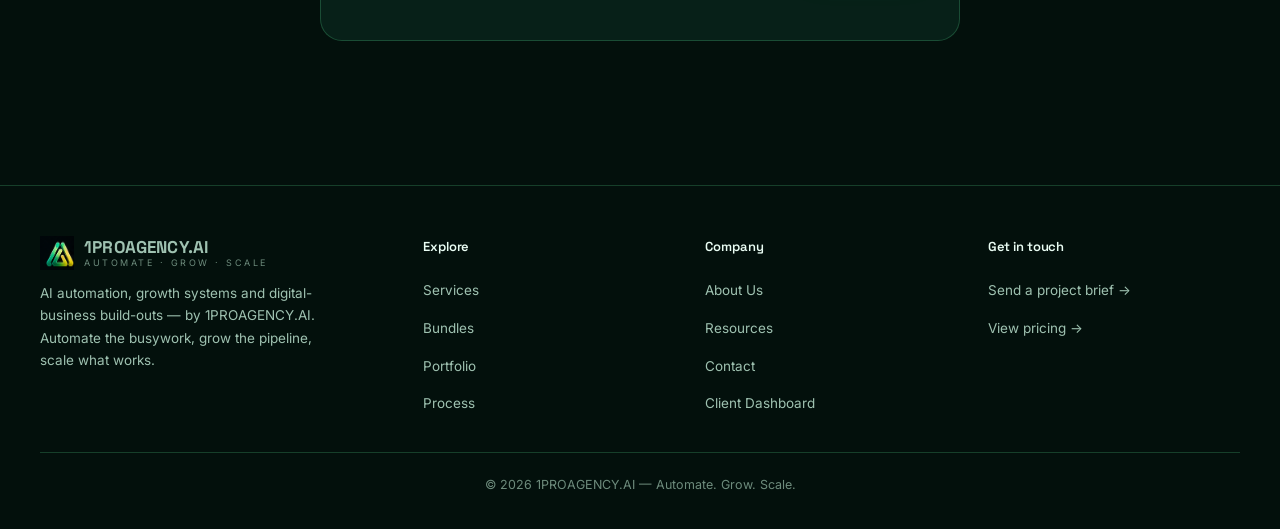
<file: resources.html>
<!doctype html>
<html lang="en">
<head>
<meta charset="UTF-8">
<meta name="viewport" content="width=device-width, initial-scale=1">
<title>Resources — 1PROAGENCY.AI</title>
<meta name="description" content="Quick primers on n8n, Amazon business models, Shopify conversion, AI lead qualification, and SEO vs PPC — plus automation tips by email.">
<link rel="icon" href="data:image/svg+xml,%3Csvg xmlns='http://www.w3.org/2000/svg' viewBox='0 0 48 48'%3E%3Cpath d='M24 5 L44 41 H4 Z' fill='%2357F79A'/%3E%3C/svg%3E">
<link rel="preconnect" href="https://fonts.googleapis.com">
<link rel="preconnect" href="https://fonts.gstatic.com" crossorigin>
<link href="https://fonts.googleapis.com/css2?family=Space+Grotesk:wght@500;600;700&amp;family=Inter:wght@400;500;600;700&amp;display=swap" rel="stylesheet">
<link rel="stylesheet" href="styles.css">
</head>
<body>
<a class="skip-link" href="#main">Skip to content</a>
<header class="site-header">
  <div class="wrap nav-inner">
    <a class="brand" href="index.html">
      <img class="brand-mark" src="logo-mark.png" alt="1PROAGENCY.AI logo" width="34" height="30">
      <span class="brand-text"><strong>1PROAGENCY.AI</strong><span>AUTOMATE · GROW · SCALE</span></span>
    </a>
    <nav class="nav-links" aria-label="Primary">
      <a href="index.html" data-page="index.html">Home</a>
      <a href="services.html" data-page="services.html">Services</a>
      <a href="bundles.html" data-page="bundles.html">Bundles</a>
      <a href="portfolio.html" data-page="portfolio.html">Portfolio</a>
      <a href="process.html" data-page="process.html">Process</a>
      <a href="about.html" data-page="about.html">About Us</a>
      <a href="resources.html" data-page="resources.html">Resources</a>
      <a href="contact.html" data-page="contact.html">Contact</a>
    </nav>
    <div class="nav-utils">
      <span id="navAuthLoggedOut" class="nav-auth">
        <a class="btn btn-ghost btn-sm" href="#" data-login-btn>Log In</a>
      </span>
      <span id="navAuthLoggedIn" class="nav-auth" hidden>
        <span class="nav-user-chip nav-cta-desktop"><span class="nav-user-dot">●</span><span id="navAuthName">Client</span></span>
        <a class="btn btn-ghost btn-sm" href="dashboard.html">Dashboard</a>
        <a class="btn btn-ghost btn-sm nav-cta-desktop" href="#" data-logout-btn>Log Out</a>
      </span>
      <a class="btn btn-primary btn-sm" href="contact.html">Start Project →</a>
      <button class="nav-toggle" type="button" aria-label="Open menu" aria-expanded="false">
        <svg viewBox="0 0 24 24" fill="none" stroke="currentColor" stroke-width="1.8" width="20" height="20"><path d="M3 6h18M3 12h18M3 18h18"/></svg>
      </button>
    </div>
  </div>
</header>

<main id="main">
  <section class="wrap page-hero">
    <span class="eyebrow">Resources</span>
    <h1>Plain-language primers, no gating.</h1>
    <p class="lead">Short, practical explainers on the systems and platforms 1PROAGENCY.AI works with. No sign-up required to read them.</p>
  </section>

  <section class="wrap section">
    <div class="grid-3">
      <article class="card resource-card">
        <span class="rtag">Automation</span>
        <h3>What n8n actually does</h3>
        <p>n8n is a workflow tool that connects apps and APIs — a form submission, a webhook, an email — into one automated sequence. Instead of someone copying a lead from an inbox into a spreadsheet, n8n moves it, checks it, and updates the CRM on its own.</p>
      </article>
      <article class="card resource-card">
        <div class="icon-badge-img icon-badge-img-sm"><img src="icon-amazon.png" alt="" loading="lazy"></div>
        <span class="rtag">Amazon</span>
        <h3>FBA vs Wholesale vs Private Label</h3>
        <p>FBA is a fulfilment method, not a business model — you can run wholesale or private label through it. Wholesale means reselling existing branded products; Private Label means selling under your own brand on a manufactured product. Associates is a separate, commission-based referral model.</p>
      </article>
      <article class="card resource-card">
        <div class="icon-badge-img icon-badge-img-sm"><img src="icon-shopify.png" alt="" loading="lazy"></div>
        <span class="rtag">Shopify</span>
        <h3>Five things that make a store convert</h3>
        <p>Clear navigation, fast page load, visible trust signals (reviews, guarantees), a checkout under three steps, and a mobile-first layout. Most conversion problems trace back to one of these five, not to traffic volume.</p>
      </article>
      <article class="card resource-card">
        <span class="rtag">AI &amp; CRM</span>
        <h3>How AI lead qualification works</h3>
        <p>A lead comes in through a form or chat, an AI step reads it and scores intent, budget and priority against rules you set, then routes it — a hot lead pings a human immediately, a cold one goes into a nurture sequence.</p>
      </article>
      <article class="card resource-card">
        <div class="icon-badge-img icon-badge-img-sm"><img src="icon-growth.png" alt="" loading="lazy"></div>
        <span class="rtag">Growth</span>
        <h3>SEO vs PPC — when to use which</h3>
        <p>PPC buys attention now — useful when you need leads this month. SEO builds a channel that keeps producing traffic without ongoing spend, but takes months to show results. Most growing businesses eventually run both, not one instead of the other.</p>
      </article>
      <article class="card resource-card">
        <span class="rtag">Automation</span>
        <h3>Why automate a repetitive task once</h3>
        <p>A task done manually every day costs time every day, indefinitely. The same task automated once costs a build fee, then close to nothing to keep running. The break-even point is usually faster than it looks once you count the hours honestly.</p>
      </article>
    </div>
  </section>

  <section class="wrap section">
    <div class="form-card" style="max-width:640px;margin:0 auto;text-align:center">
      <span class="eyebrow">Stay In The Loop</span>
      <h2 style="margin-top:14px">Get automation tips in your inbox</h2>
      <p style="color:var(--text-muted);margin-top:10px">Occasional, practical notes — no spam. Unsubscribe any time.</p>
      <form id="newsletterForm" style="margin-top:22px">
        <div class="newsletter-row">
          <input type="email" name="email" placeholder="you@company.com" required aria-label="Email address">
          <button class="btn btn-primary" type="submit">Subscribe</button>
        </div>
        <p class="form-status" role="status"></p>
      </form>
    </div>
  </section>
</main>

<footer class="site-footer">
  <div class="wrap">
    <div class="footer-grid">
      <div class="footer-brand">
        <a class="brand" href="index.html">
          <img class="brand-mark" src="logo-mark.png" alt="1PROAGENCY.AI logo" width="34" height="30">
          <span class="brand-text"><strong>1PROAGENCY.AI</strong><span>AUTOMATE · GROW · SCALE</span></span>
        </a>
        <p>AI automation, growth systems and digital-business build-outs — by 1PROAGENCY.AI. Automate the busywork, grow the pipeline, scale what works.</p>
      </div>
      <div>
        <h4>Explore</h4>
        <ul>
          <li><a href="services.html">Services</a></li>
          <li><a href="bundles.html">Bundles</a></li>
          <li><a href="portfolio.html">Portfolio</a></li>
          <li><a href="process.html">Process</a></li>
        </ul>
      </div>
      <div>
        <h4>Company</h4>
        <ul>
          <li><a href="about.html">About Us</a></li>
          <li><a href="resources.html">Resources</a></li>
          <li><a href="contact.html">Contact</a></li>
          <li><a href="dashboard.html">Client Dashboard</a></li>
        </ul>
      </div>
      <div>
        <h4>Get in touch</h4>
        <ul>
          <li><a href="contact.html">Send a project brief →</a></li>
          <li><a href="bundles.html">View pricing →</a></li>
        </ul>
      </div>
    </div>
    <div class="footer-bottom footer-bottom-center">
      <span>© <span data-year></span> 1PROAGENCY.AI — Automate. Grow. Scale.</span>
    </div>
  </div>
</footer>

<button class="chat-launcher" type="button" aria-label="Open chat with Website Assistant" aria-haspopup="dialog">
  <svg viewBox="0 0 24 24" fill="none" stroke="currentColor" stroke-width="2"><path d="M21 11.5a8.38 8.38 0 0 1-.9 3.8 8.5 8.5 0 0 1-7.6 4.7 8.38 8.38 0 0 1-3.8-.9L3 21l1.9-5.7a8.38 8.38 0 0 1-.9-3.8 8.5 8.5 0 0 1 4.7-7.6 8.38 8.38 0 0 1 3.8-.9h.5a8.48 8.48 0 0 1 8 8v.5z"/></svg>
</button>
<div class="chat-panel" role="dialog" aria-label="Website Assistant chat">
  <div class="chat-head">
    <div class="chat-avatar" aria-hidden="true"></div>
    <div>
      <strong>Website Assistant</strong>
    </div>
    <button class="chat-close" type="button" aria-label="Close chat">✕</button>
  </div>
  <div class="chat-messages">
    <div class="msg bot">Hi! Ask about services, bundles or the process. For a project inquiry, send a contact brief.</div>
  </div>
  <div class="chat-quick">
    <button type="button">Tell me about your services</button>
    <button type="button">Which bundle is best for me?</button>
    <button type="button">How does your automation work?</button>
    <button type="button">I want to start a project</button>
  </div>
  <div class="chat-input-row">
    <input type="text" placeholder="Type your message…" aria-label="Type your message">
    <button type="button" aria-label="Send message">
      <svg viewBox="0 0 24 24" fill="none" stroke="currentColor" stroke-width="2" width="16" height="16"><path d="M22 2 11 13M22 2 15 22l-4-9-9-4 20-7Z"/></svg>
    </button>
  </div>
</div>

<script src="script.js"></script>
<script src="auth.js"></script>
</body>
</html>
</file>
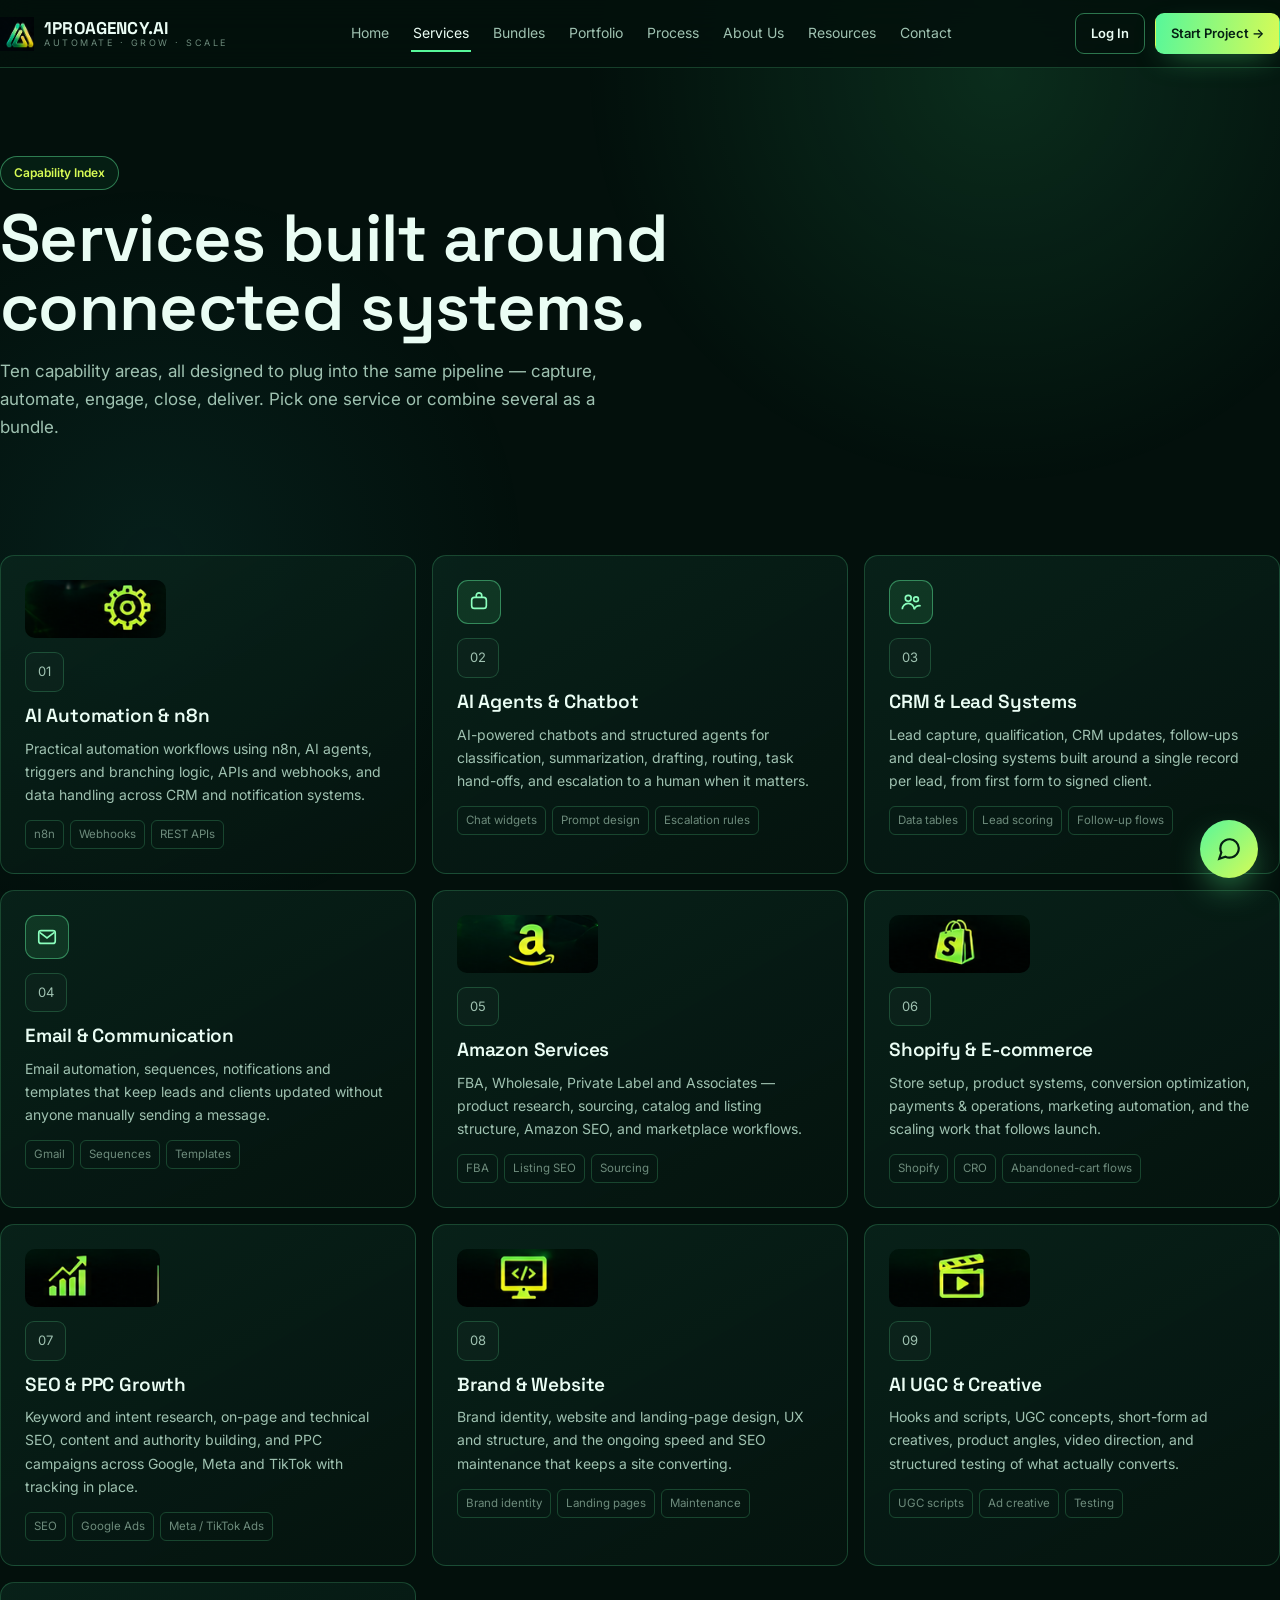
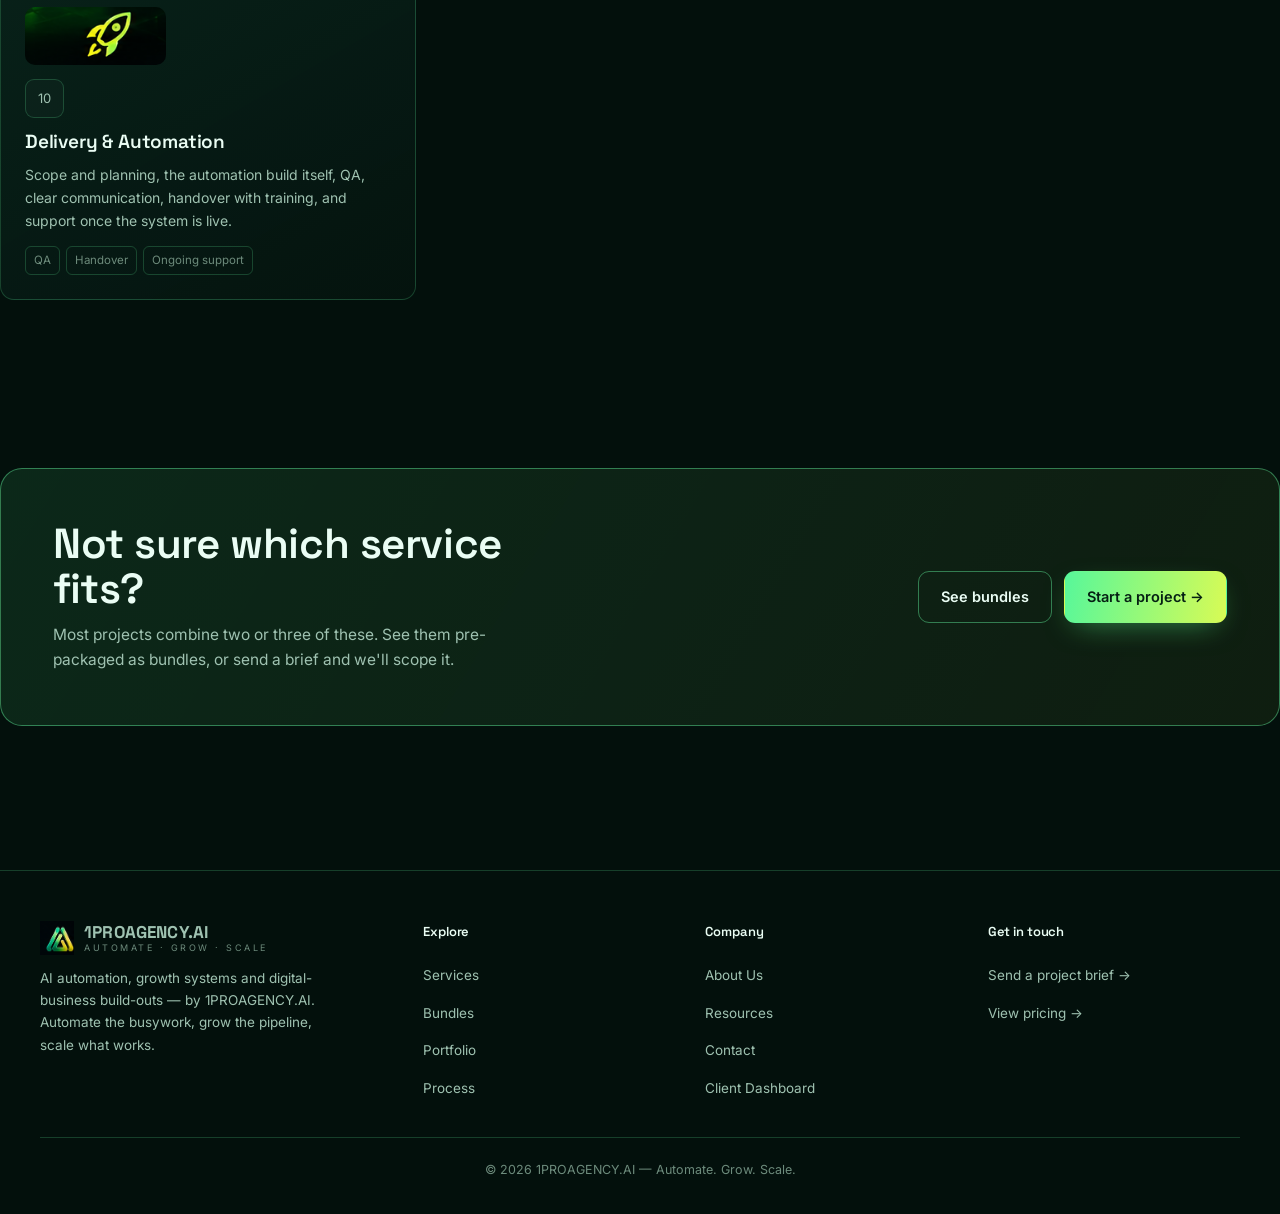
<file: services.html>
<!doctype html>
<html lang="en">
<head>
<meta charset="UTF-8">
<meta name="viewport" content="width=device-width, initial-scale=1">
<title>Services — 1PROAGENCY.AI</title>
<meta name="description" content="The full capability index: AI automation & n8n, AI agents, CRM, email, Amazon, Shopify, SEO/PPC, brand & web, AI creative, and delivery.">
<link rel="icon" href="data:image/svg+xml,%3Csvg xmlns='http://www.w3.org/2000/svg' viewBox='0 0 48 48'%3E%3Cpath d='M24 5 L44 41 H4 Z' fill='%2357F79A'/%3E%3C/svg%3E">
<link rel="preconnect" href="https://fonts.googleapis.com">
<link rel="preconnect" href="https://fonts.gstatic.com" crossorigin>
<link href="https://fonts.googleapis.com/css2?family=Space+Grotesk:wght@500;600;700&amp;family=Inter:wght@400;500;600;700&amp;display=swap" rel="stylesheet">
<link rel="stylesheet" href="styles.css">
</head>
<body>
<a class="skip-link" href="#main">Skip to content</a>
<header class="site-header">
  <div class="wrap nav-inner">
    <a class="brand" href="index.html">
      <img class="brand-mark" src="logo-mark.png" alt="1PROAGENCY.AI logo" width="34" height="30">
      <span class="brand-text"><strong>1PROAGENCY.AI</strong><span>AUTOMATE · GROW · SCALE</span></span>
    </a>
    <nav class="nav-links" aria-label="Primary">
      <a href="index.html" data-page="index.html">Home</a>
      <a href="services.html" data-page="services.html">Services</a>
      <a href="bundles.html" data-page="bundles.html">Bundles</a>
      <a href="portfolio.html" data-page="portfolio.html">Portfolio</a>
      <a href="process.html" data-page="process.html">Process</a>
      <a href="about.html" data-page="about.html">About Us</a>
      <a href="resources.html" data-page="resources.html">Resources</a>
      <a href="contact.html" data-page="contact.html">Contact</a>
    </nav>
    <div class="nav-utils">
      <span id="navAuthLoggedOut" class="nav-auth">
        <a class="btn btn-ghost btn-sm" href="#" data-login-btn>Log In</a>
      </span>
      <span id="navAuthLoggedIn" class="nav-auth" hidden>
        <span class="nav-user-chip nav-cta-desktop"><span class="nav-user-dot">●</span><span id="navAuthName">Client</span></span>
        <a class="btn btn-ghost btn-sm" href="dashboard.html">Dashboard</a>
        <a class="btn btn-ghost btn-sm nav-cta-desktop" href="#" data-logout-btn>Log Out</a>
      </span>
      <a class="btn btn-primary btn-sm" href="contact.html">Start Project →</a>
      <button class="nav-toggle" type="button" aria-label="Open menu" aria-expanded="false">
        <svg viewBox="0 0 24 24" fill="none" stroke="currentColor" stroke-width="1.8" width="20" height="20"><path d="M3 6h18M3 12h18M3 18h18"/></svg>
      </button>
    </div>
  </div>
</header>

<main id="main">
  <section class="wrap page-hero">
    <span class="eyebrow">Capability Index</span>
    <h1>Services built around connected systems.</h1>
    <p class="lead">Ten capability areas, all designed to plug into the same pipeline — capture, automate, engage, close, deliver. Pick one service or combine several as a bundle.</p>
  </section>

  <section class="wrap section">
    <div class="grid-3">

      <article class="card service-card" id="ai-automation">
        <div class="icon-badge-img"><img src="icon-automation.png" alt="" loading="lazy"></div>
        <span class="chip" style="margin-bottom:10px;display:inline-block">01</span>
        <h3>AI Automation &amp; n8n</h3>
        <p>Practical automation workflows using n8n, AI agents, triggers and branching logic, APIs and webhooks, and data handling across CRM and notification systems.</p>
        <div class="tool-row"><span>n8n</span><span>Webhooks</span><span>REST APIs</span></div>
      </article>

      <article class="card service-card" id="ai-agents">
        <div class="icon-badge"><svg viewBox="0 0 24 24" fill="none" stroke="currentColor" stroke-width="1.8"><rect x="4" y="7" width="16" height="12" rx="3"/><path d="M9 7V5a3 3 0 0 1 6 0v2"/><path d="M9 13h.01M15 13h.01"/></svg></div>
        <span class="chip" style="margin-bottom:10px;display:inline-block">02</span>
        <h3>AI Agents &amp; Chatbot</h3>
        <p>AI-powered chatbots and structured agents for classification, summarization, drafting, routing, task hand-offs, and escalation to a human when it matters.</p>
        <div class="tool-row"><span>Chat widgets</span><span>Prompt design</span><span>Escalation rules</span></div>
      </article>

      <article class="card service-card" id="crm">
        <div class="icon-badge"><svg viewBox="0 0 24 24" fill="none" stroke="currentColor" stroke-width="1.8"><circle cx="9" cy="8" r="3.2"/><path d="M2.5 20a6.5 6.5 0 0 1 13 0"/><circle cx="17.5" cy="9" r="2.6"/><path d="M15.7 20a5.2 5.2 0 0 1 6.8-3.8"/></svg></div>
        <span class="chip" style="margin-bottom:10px;display:inline-block">03</span>
        <h3>CRM &amp; Lead Systems</h3>
        <p>Lead capture, qualification, CRM updates, follow-ups and deal-closing systems built around a single record per lead, from first form to signed client.</p>
        <div class="tool-row"><span>Data tables</span><span>Lead scoring</span><span>Follow-up flows</span></div>
      </article>

      <article class="card service-card" id="email">
        <div class="icon-badge"><svg viewBox="0 0 24 24" fill="none" stroke="currentColor" stroke-width="1.8"><rect x="3" y="5" width="18" height="14" rx="2.5"/><path d="m4 7 8 6 8-6"/></svg></div>
        <span class="chip" style="margin-bottom:10px;display:inline-block">04</span>
        <h3>Email &amp; Communication</h3>
        <p>Email automation, sequences, notifications and templates that keep leads and clients updated without anyone manually sending a message.</p>
        <div class="tool-row"><span>Gmail</span><span>Sequences</span><span>Templates</span></div>
      </article>

      <article class="card service-card" id="amazon">
        <div class="icon-badge-img"><img src="icon-amazon.png" alt="" loading="lazy"></div>
        <span class="chip" style="margin-bottom:10px;display:inline-block">05</span>
        <h3>Amazon Services</h3>
        <p>FBA, Wholesale, Private Label and Associates — product research, sourcing, catalog and listing structure, Amazon SEO, and marketplace workflows.</p>
        <div class="tool-row"><span>FBA</span><span>Listing SEO</span><span>Sourcing</span></div>
      </article>

      <article class="card service-card" id="shopify">
        <div class="icon-badge-img"><img src="icon-shopify.png" alt="" loading="lazy"></div>
        <span class="chip" style="margin-bottom:10px;display:inline-block">06</span>
        <h3>Shopify &amp; E-commerce</h3>
        <p>Store setup, product systems, conversion optimization, payments &amp; operations, marketing automation, and the scaling work that follows launch.</p>
        <div class="tool-row"><span>Shopify</span><span>CRO</span><span>Abandoned-cart flows</span></div>
      </article>

      <article class="card service-card" id="seo-ppc">
        <div class="icon-badge-img"><img src="icon-growth.png" alt="" loading="lazy"></div>
        <span class="chip" style="margin-bottom:10px;display:inline-block">07</span>
        <h3>SEO &amp; PPC Growth</h3>
        <p>Keyword and intent research, on-page and technical SEO, content and authority building, and PPC campaigns across Google, Meta and TikTok with tracking in place.</p>
        <div class="tool-row"><span>SEO</span><span>Google Ads</span><span>Meta / TikTok Ads</span></div>
      </article>

      <article class="card service-card" id="brand-web">
        <div class="icon-badge-img"><img src="icon-brand-web.png" alt="" loading="lazy"></div>
        <span class="chip" style="margin-bottom:10px;display:inline-block">08</span>
        <h3>Brand &amp; Website</h3>
        <p>Brand identity, website and landing-page design, UX and structure, and the ongoing speed and SEO maintenance that keeps a site converting.</p>
        <div class="tool-row"><span>Brand identity</span><span>Landing pages</span><span>Maintenance</span></div>
      </article>

      <article class="card service-card" id="ai-creative">
        <div class="icon-badge-img"><img src="icon-creative.png" alt="" loading="lazy"></div>
        <span class="chip" style="margin-bottom:10px;display:inline-block">09</span>
        <h3>AI UGC &amp; Creative</h3>
        <p>Hooks and scripts, UGC concepts, short-form ad creatives, product angles, video direction, and structured testing of what actually converts.</p>
        <div class="tool-row"><span>UGC scripts</span><span>Ad creative</span><span>Testing</span></div>
      </article>

      <article class="card service-card" id="delivery">
        <div class="icon-badge-img"><img src="icon-delivery.png" alt="" loading="lazy"></div>
        <span class="chip" style="margin-bottom:10px;display:inline-block">10</span>
        <h3>Delivery &amp; Automation</h3>
        <p>Scope and planning, the automation build itself, QA, clear communication, handover with training, and support once the system is live.</p>
        <div class="tool-row"><span>QA</span><span>Handover</span><span>Ongoing support</span></div>
      </article>

    </div>
  </section>

  <section class="wrap section">
    <div class="cta-band">
      <div>
        <h2>Not sure which service fits?</h2>
        <p>Most projects combine two or three of these. See them pre-packaged as bundles, or send a brief and we'll scope it.</p>
      </div>
      <div style="display:flex;gap:12px;flex-wrap:wrap">
        <a class="btn btn-ghost" href="bundles.html">See bundles</a>
        <a class="btn btn-primary" href="contact.html">Start a project →</a>
      </div>
    </div>
  </section>
</main>

<footer class="site-footer">
  <div class="wrap">
    <div class="footer-grid">
      <div class="footer-brand">
        <a class="brand" href="index.html">
          <img class="brand-mark" src="logo-mark.png" alt="1PROAGENCY.AI logo" width="34" height="30">
          <span class="brand-text"><strong>1PROAGENCY.AI</strong><span>AUTOMATE · GROW · SCALE</span></span>
        </a>
        <p>AI automation, growth systems and digital-business build-outs — by 1PROAGENCY.AI. Automate the busywork, grow the pipeline, scale what works.</p>
      </div>
      <div>
        <h4>Explore</h4>
        <ul>
          <li><a href="services.html">Services</a></li>
          <li><a href="bundles.html">Bundles</a></li>
          <li><a href="portfolio.html">Portfolio</a></li>
          <li><a href="process.html">Process</a></li>
        </ul>
      </div>
      <div>
        <h4>Company</h4>
        <ul>
          <li><a href="about.html">About Us</a></li>
          <li><a href="resources.html">Resources</a></li>
          <li><a href="contact.html">Contact</a></li>
          <li><a href="dashboard.html">Client Dashboard</a></li>
        </ul>
      </div>
      <div>
        <h4>Get in touch</h4>
        <ul>
          <li><a href="contact.html">Send a project brief →</a></li>
          <li><a href="bundles.html">View pricing →</a></li>
        </ul>
      </div>
    </div>
    <div class="footer-bottom footer-bottom-center">
      <span>© <span data-year></span> 1PROAGENCY.AI — Automate. Grow. Scale.</span>
    </div>
  </div>
</footer>

<button class="chat-launcher" type="button" aria-label="Open chat with Website Assistant" aria-haspopup="dialog">
  <svg viewBox="0 0 24 24" fill="none" stroke="currentColor" stroke-width="2"><path d="M21 11.5a8.38 8.38 0 0 1-.9 3.8 8.5 8.5 0 0 1-7.6 4.7 8.38 8.38 0 0 1-3.8-.9L3 21l1.9-5.7a8.38 8.38 0 0 1-.9-3.8 8.5 8.5 0 0 1 4.7-7.6 8.38 8.38 0 0 1 3.8-.9h.5a8.48 8.48 0 0 1 8 8v.5z"/></svg>
</button>
<div class="chat-panel" role="dialog" aria-label="Website Assistant chat">
  <div class="chat-head">
    <div class="chat-avatar" aria-hidden="true"></div>
    <div>
      <strong>Website Assistant</strong>
    </div>
    <button class="chat-close" type="button" aria-label="Close chat">✕</button>
  </div>
  <div class="chat-messages">
    <div class="msg bot">Hi! Ask about services, bundles or the process. For a project inquiry, send a contact brief.</div>
  </div>
  <div class="chat-quick">
    <button type="button">Tell me about your services</button>
    <button type="button">Which bundle is best for me?</button>
    <button type="button">How does your automation work?</button>
    <button type="button">I want to start a project</button>
  </div>
  <div class="chat-input-row">
    <input type="text" placeholder="Type your message…" aria-label="Type your message">
    <button type="button" aria-label="Send message">
      <svg viewBox="0 0 24 24" fill="none" stroke="currentColor" stroke-width="2" width="16" height="16"><path d="M22 2 11 13M22 2 15 22l-4-9-9-4 20-7Z"/></svg>
    </button>
  </div>
</div>

<script src="script.js"></script>
<script src="auth.js"></script>
</body>
</html>
</file>
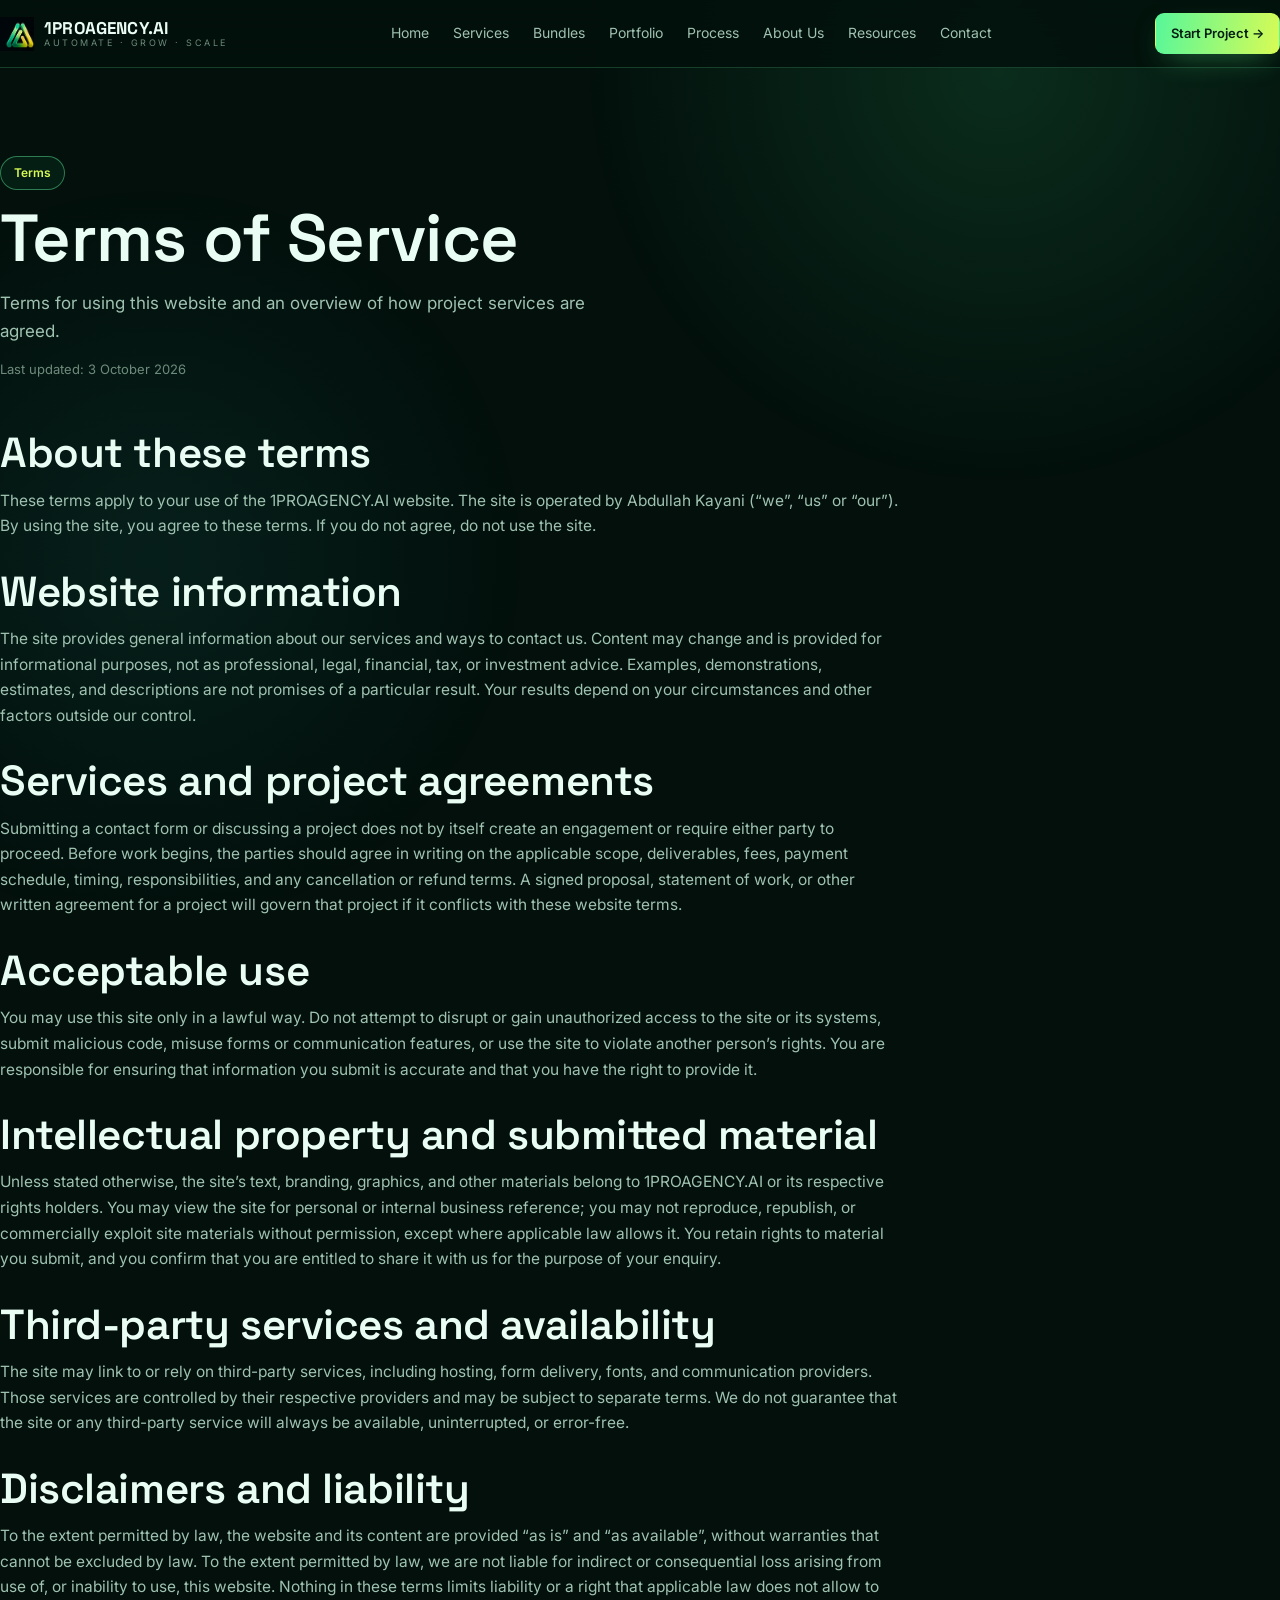
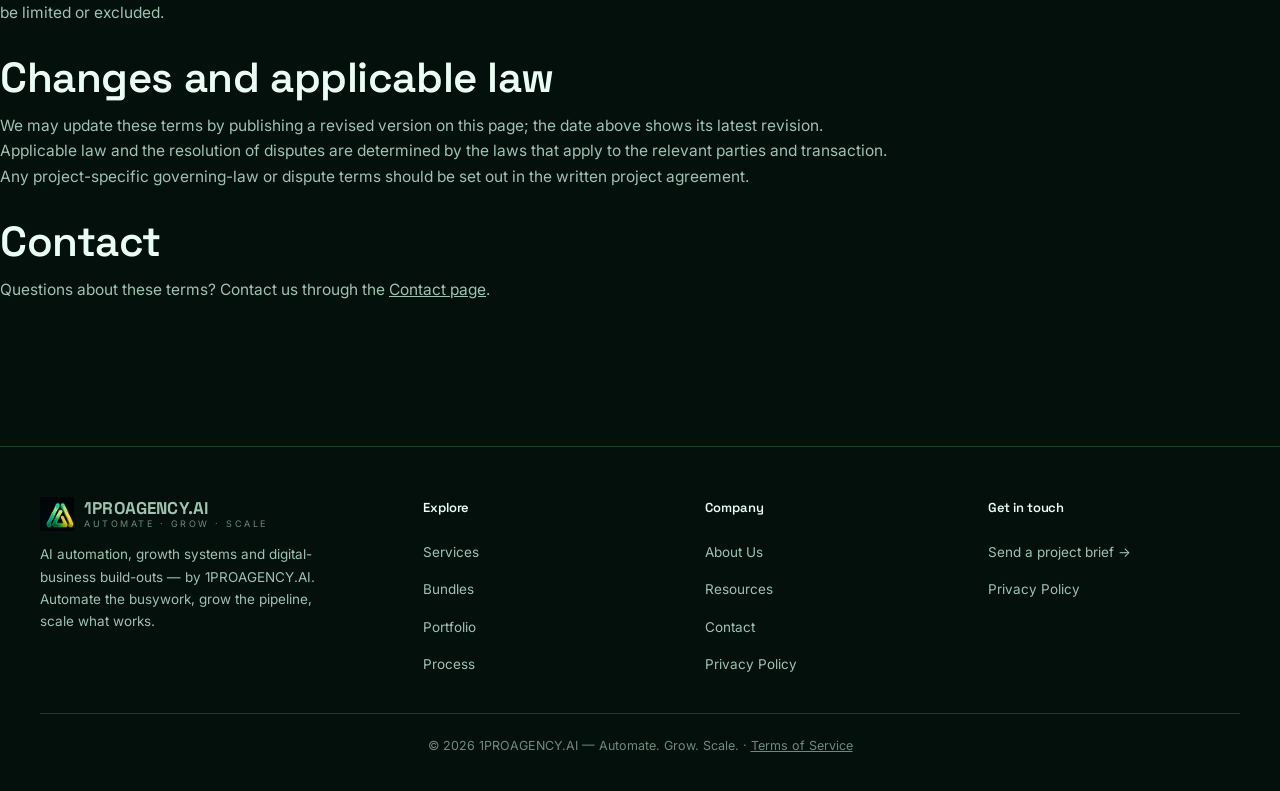
<file: terms.html>
<!doctype html>
<html lang="en">
<head>
<meta charset="UTF-8">
<meta name="viewport" content="width=device-width, initial-scale=1">
<title>Terms of Service — 1PROAGENCY.AI</title>
<meta name="description" content="Terms for using the 1PROAGENCY.AI website and information about separately scoped services.">
<link rel="icon" href="data:image/svg+xml,%3Csvg xmlns='http://www.w3.org/2000/svg' viewBox='0 0 48 48'%3E%3Cpath d='M24 5 L44 41 H4 Z' fill='%2357F79A'/%3E%3C/svg%3E">
<link rel="preconnect" href="https://fonts.googleapis.com">
<link rel="preconnect" href="https://fonts.gstatic.com" crossorigin>
<link href="https://fonts.googleapis.com/css2?family=Space+Grotesk:wght@500;600;700&amp;family=Inter:wght@400;500;600;700&amp;display=swap" rel="stylesheet">
<link rel="stylesheet" href="styles.css">
</head>
<body>
<a class="skip-link" href="#main">Skip to content</a>
<header class="site-header">
  <div class="wrap nav-inner">
    <a class="brand" href="index.html">
      <img class="brand-mark" src="logo-mark.png" alt="1PROAGENCY.AI logo" width="34" height="30">
      <span class="brand-text"><strong>1PROAGENCY.AI</strong><span>AUTOMATE · GROW · SCALE</span></span>
    </a>
    <nav class="nav-links" aria-label="Primary">
      <a href="index.html" data-page="index.html">Home</a>
      <a href="services.html" data-page="services.html">Services</a>
      <a href="bundles.html" data-page="bundles.html">Bundles</a>
      <a href="portfolio.html" data-page="portfolio.html">Portfolio</a>
      <a href="process.html" data-page="process.html">Process</a>
      <a href="about.html" data-page="about.html">About Us</a>
      <a href="resources.html" data-page="resources.html">Resources</a>
      <a href="contact.html" data-page="contact.html">Contact</a>
    </nav>
    <div class="nav-utils">
      <a class="btn btn-primary btn-sm" href="contact.html">Start Project →</a>
      <button class="nav-toggle" type="button" aria-label="Open menu" aria-expanded="false">
        <svg viewBox="0 0 24 24" fill="none" stroke="currentColor" stroke-width="1.8" width="20" height="20"><path d="M3 6h18M3 12h18M3 18h18"/></svg>
      </button>
    </div>
  </div>
</header>

<main id="main">
  <section class="wrap page-hero">
    <span class="eyebrow">Terms</span>
    <h1>Terms of Service</h1>
    <p class="lead">Terms for using this website and an overview of how project services are agreed.</p>
    <p style="color:var(--text-dim);margin-top:14px;font-size:13px">Last updated: <time datetime="2026-10-03">3 October 2026</time></p>
  </section>

  <section class="wrap section" style="padding-top:20px">
    <div style="max-width:900px;display:grid;gap:30px">
      <section>
        <h2>About these terms</h2>
        <p style="color:var(--text-muted);margin-top:12px">These terms apply to your use of the 1PROAGENCY.AI website. The site is operated by Abdullah Kayani (“we”, “us” or “our”). By using the site, you agree to these terms. If you do not agree, do not use the site.</p>
      </section>

      <section>
        <h2>Website information</h2>
        <p style="color:var(--text-muted);margin-top:12px">The site provides general information about our services and ways to contact us. Content may change and is provided for informational purposes, not as professional, legal, financial, tax, or investment advice. Examples, demonstrations, estimates, and descriptions are not promises of a particular result. Your results depend on your circumstances and other factors outside our control.</p>
      </section>

      <section>
        <h2>Services and project agreements</h2>
        <p style="color:var(--text-muted);margin-top:12px">Submitting a contact form or discussing a project does not by itself create an engagement or require either party to proceed. Before work begins, the parties should agree in writing on the applicable scope, deliverables, fees, payment schedule, timing, responsibilities, and any cancellation or refund terms. A signed proposal, statement of work, or other written agreement for a project will govern that project if it conflicts with these website terms.</p>
      </section>

      <section>
        <h2>Acceptable use</h2>
        <p style="color:var(--text-muted);margin-top:12px">You may use this site only in a lawful way. Do not attempt to disrupt or gain unauthorized access to the site or its systems, submit malicious code, misuse forms or communication features, or use the site to violate another person’s rights. You are responsible for ensuring that information you submit is accurate and that you have the right to provide it.</p>
      </section>

      <section>
        <h2>Intellectual property and submitted material</h2>
        <p style="color:var(--text-muted);margin-top:12px">Unless stated otherwise, the site’s text, branding, graphics, and other materials belong to 1PROAGENCY.AI or its respective rights holders. You may view the site for personal or internal business reference; you may not reproduce, republish, or commercially exploit site materials without permission, except where applicable law allows it. You retain rights to material you submit, and you confirm that you are entitled to share it with us for the purpose of your enquiry.</p>
      </section>

      <section>
        <h2>Third-party services and availability</h2>
        <p style="color:var(--text-muted);margin-top:12px">The site may link to or rely on third-party services, including hosting, form delivery, fonts, and communication providers. Those services are controlled by their respective providers and may be subject to separate terms. We do not guarantee that the site or any third-party service will always be available, uninterrupted, or error-free.</p>
      </section>

      <section>
        <h2>Disclaimers and liability</h2>
        <p style="color:var(--text-muted);margin-top:12px">To the extent permitted by law, the website and its content are provided “as is” and “as available”, without warranties that cannot be excluded by law. To the extent permitted by law, we are not liable for indirect or consequential loss arising from use of, or inability to use, this website. Nothing in these terms limits liability or a right that applicable law does not allow to be limited or excluded.</p>
      </section>

      <section>
        <h2>Changes and applicable law</h2>
        <p style="color:var(--text-muted);margin-top:12px">We may update these terms by publishing a revised version on this page; the date above shows its latest revision. Applicable law and the resolution of disputes are determined by the laws that apply to the relevant parties and transaction. Any project-specific governing-law or dispute terms should be set out in the written project agreement.</p>
      </section>

      <section>
        <h2>Contact</h2>
        <p style="color:var(--text-muted);margin-top:12px">Questions about these terms? Contact us through the <a href="contact.html">Contact page</a>.</p>
      </section>
    </div>
  </section>
</main>

<footer class="site-footer">
  <div class="wrap">
    <div class="footer-grid">
      <div class="footer-brand">
        <a class="brand" href="index.html">
          <img class="brand-mark" src="logo-mark.png" alt="1PROAGENCY.AI logo" width="34" height="30">
          <span class="brand-text"><strong>1PROAGENCY.AI</strong><span>AUTOMATE · GROW · SCALE</span></span>
        </a>
        <p>AI automation, growth systems and digital-business build-outs — by 1PROAGENCY.AI. Automate the busywork, grow the pipeline, scale what works.</p>
      </div>
      <div>
        <h4>Explore</h4>
        <ul>
          <li><a href="services.html">Services</a></li>
          <li><a href="bundles.html">Bundles</a></li>
          <li><a href="portfolio.html">Portfolio</a></li>
          <li><a href="process.html">Process</a></li>
        </ul>
      </div>
      <div>
        <h4>Company</h4>
        <ul>
          <li><a href="about.html">About Us</a></li>
          <li><a href="resources.html">Resources</a></li>
          <li><a href="contact.html">Contact</a></li>
          <li><a href="privacy.html">Privacy Policy</a></li>
        </ul>
      </div>
      <div>
        <h4>Get in touch</h4>
        <ul>
          <li><a href="contact.html">Send a project brief →</a></li>
          <li><a href="privacy.html">Privacy Policy</a></li>
        </ul>
      </div>
    </div>
    <div class="footer-bottom footer-bottom-center">
      <span>© <span data-year></span> 1PROAGENCY.AI — Automate. Grow. Scale. · <a href="terms.html">Terms of Service</a></span>
    </div>
  </div>
</footer>

<script src="script.js"></script>
</body>
</html>
</file>
<file: styles.css>
/* =========================================================
   1PROAGENCY.AI — shared design system
   Palette: near-black base, mint/lime accent, glass cards.
   ========================================================= */

:root{
  --bg:#03100c;
  --bg-soft:#071b14;
  --surface:rgba(10,38,29,.78);
  --surface-2:rgba(5,20,15,.86);
  --border:rgba(103,255,166,.20);
  --border-strong:rgba(103,255,166,.42);
  --mint:#57f79a;
  --mint-bright:#8bffbe;
  --lime:#d8fb55;
  --cyan:#49d7e6;
  --text:#eafdf4;
  --text-muted:#9fc2b1;
  --text-dim:#6d8b7c;
  --danger:#ff8a80;
  --radius-s:8px;
  --radius-m:14px;
  --radius-l:22px;
  --shadow-glow:0 0 46px rgba(70,255,150,.10);
  --max:1320px;
  --font-display:"Space Grotesk",Inter,system-ui,-apple-system,"Segoe UI",sans-serif;
  --font-body:"Inter",system-ui,-apple-system,"Segoe UI",sans-serif;
}

*,*::before,*::after{box-sizing:border-box}
[hidden]{display:none!important}
html{scroll-behavior:smooth}
@media (prefers-reduced-motion:reduce){
  html{scroll-behavior:auto}
  *,*::before,*::after{animation-duration:.001ms!important;animation-iteration-count:1!important;transition-duration:.001ms!important;scroll-behavior:auto!important}
}

body{
  margin:0;
  background:var(--bg);
  color:var(--text);
  font-family:var(--font-body);
  font-size:15.5px;
  line-height:1.65;
  -webkit-font-smoothing:antialiased;
  transition:background .25s ease,color .25s ease;
}

body::before{
  content:"";
  position:fixed;
  inset:0;
  pointer-events:none;
  z-index:-1;
  background:
    radial-gradient(circle at 78% 8%,rgba(70,255,150,.12),transparent 32%),
    radial-gradient(circle at 12% 62%,rgba(60,230,220,.07),transparent 30%);
}

h1,h2,h3,h4{font-family:var(--font-display);font-weight:600;letter-spacing:-.01em;margin:0}
h1{font-size:clamp(38px,5.2vw,68px);line-height:1.03}
h2{font-size:clamp(28px,3.4vw,42px);line-height:1.08}
h3{font-size:19px;line-height:1.3}
p{margin:0}
a{color:inherit}
img{max-width:100%;display:block}
button{font-family:inherit}
ul{margin:0;padding:0;list-style:none}

.wrap{max-width:var(--max);margin:0 auto;padding:0 clamp(18px,4vw,40px)}
:focus-visible{outline:2px solid var(--mint-bright);outline-offset:3px;border-radius:4px}
.skip-link{position:absolute;left:-999px;top:auto;background:var(--mint);color:#04140d;padding:10px 16px;border-radius:8px;z-index:200;font-weight:600}
.skip-link:focus{left:16px;top:16px}

/* ---------- eyebrow / badges / chips ---------- */
.eyebrow{
  display:inline-flex;align-items:center;gap:7px;
  color:var(--lime);border:1px solid var(--border-strong);
  padding:6px 13px;border-radius:30px;font-size:12px;font-weight:600;
  background:rgba(60,255,140,.06);
}
.chip-row{display:flex;flex-wrap:wrap;gap:9px}
.chip{
  padding:8px 12px;border:1px solid var(--border);border-radius:9px;
  color:var(--text-muted);font-size:13px;background:rgba(255,255,255,.02);
}

/* ---------- buttons ---------- */
.btn{
  display:inline-flex;align-items:center;justify-content:center;gap:8px;
  padding:13px 22px;border-radius:11px;font-weight:600;font-size:14.5px;
  text-decoration:none;border:1px solid transparent;cursor:pointer;
  transition:transform .15s ease,box-shadow .15s ease,background .2s ease,border-color .2s ease;
  white-space:nowrap;
}
.btn:hover{transform:translateY(-1px)}
.btn-primary{background:linear-gradient(100deg,var(--mint),var(--lime));color:#052013;box-shadow:0 10px 30px -12px rgba(90,255,140,.55)}
.btn-primary:hover{box-shadow:0 14px 34px -10px rgba(90,255,140,.65)}
.btn-ghost{background:transparent;border-color:var(--border-strong);color:var(--text)}
.btn-ghost:hover{border-color:var(--mint);background:rgba(90,255,150,.06)}
.btn-sm{padding:9px 15px;font-size:13px;border-radius:9px}
.btn-block{width:100%}

/* ---------- header / nav ---------- */
.site-header{
  position:sticky;top:0;z-index:60;
  background:color-mix(in srgb, var(--bg) 88%, transparent);
  backdrop-filter:blur(16px);
  border-bottom:1px solid var(--border);
}
.nav-inner{display:flex;align-items:center;gap:22px;padding:13px 0}
.brand{display:flex;align-items:center;gap:10px;text-decoration:none;color:var(--text)}
.brand-mark{width:34px;height:34px;flex:none}
.brand-text{display:flex;flex-direction:column;line-height:1.15}
.brand-text strong{font-family:var(--font-display);font-size:17px;letter-spacing:.01em}
.brand-text span{font-size:9px;letter-spacing:2.5px;color:var(--text-dim)}
.nav-links{display:flex;align-items:center;gap:20px;margin:0 auto;flex-wrap:nowrap}
.nav-links a{font-size:14px;color:var(--text-muted);text-decoration:none;padding:6px 2px;border-bottom:2px solid transparent}
.nav-links a:hover{color:var(--text)}
.nav-links a[aria-current="page"]{color:var(--text);border-bottom-color:var(--mint)}
.nav-utils{display:flex;align-items:center;gap:10px}
.icon-btn{
  width:37px;height:37px;border-radius:9px;border:1px solid var(--border);
  background:rgba(255,255,255,.02);color:var(--text-muted);cursor:pointer;
  display:flex;align-items:center;justify-content:center;transition:.2s ease;
}
.icon-btn:hover{border-color:var(--mint);color:var(--mint-bright)}
.icon-btn svg{width:17px;height:17px}
.nav-toggle{display:none;background:none;border:1px solid var(--border);border-radius:9px;width:40px;height:40px;color:var(--text);cursor:pointer}

@media (max-width:940px){
  .nav-links{
    position:fixed;inset:60px 14px auto 14px;flex-direction:column;align-items:stretch;
    background:var(--surface-2);border:1px solid var(--border);border-radius:var(--radius-m);
    padding:14px;gap:2px;transform:translateY(-12px);opacity:0;pointer-events:none;
    transition:transform .2s ease,opacity .2s ease;box-shadow:0 20px 50px rgba(0,0,0,.4);
  }
  .nav-links.open{transform:translateY(0);opacity:1;pointer-events:auto}
  .nav-links a{padding:11px 10px;border-radius:8px;border-bottom:none}
  .nav-links a[aria-current="page"]{background:rgba(90,255,150,.09);border-bottom:none}
  .nav-toggle{display:flex;align-items:center;justify-content:center}
  .nav-cta-desktop{display:none}
}

/* ---------- hero ---------- */
.hero{
  display:grid;grid-template-columns:1.05fr 1fr;gap:44px;align-items:center;
  padding:clamp(38px,6vw,74px) 0 30px;
}
.hero-copy p.lead{font-size:17.5px;color:var(--text-muted);max-width:520px;margin-top:16px}
.hero h1{margin-top:16px}
.hero h1 .accent{color:var(--mint-bright)}
.hero-actions{display:flex;flex-wrap:wrap;gap:12px;margin-top:26px}
.hero-chips{margin-top:26px}
.hero-visual{position:relative}
.hero-visual img{border-radius:var(--radius-l);box-shadow:var(--shadow-glow)}
.hero-badge-float{
  position:absolute;right:-6px;top:-16px;background:var(--surface-2);
  border:1px solid var(--border-strong);border-radius:var(--radius-m);
  padding:14px 16px;max-width:230px;box-shadow:0 20px 40px rgba(0,0,0,.35);
}
.hero-badge-float strong{display:block;color:var(--mint-bright);font-size:13px}
.hero-badge-float span{font-size:12px;color:var(--text-dim)}

.feature-row{display:flex;flex-wrap:wrap;gap:12px;margin-top:28px}
.feature-row .f-item{display:flex;align-items:center;gap:10px;border:1px solid var(--border);border-radius:10px;padding:11px 15px;background:rgba(255,255,255,.02)}
.feature-row .f-item svg{width:18px;height:18px;color:var(--mint-bright);flex:none}
.feature-row .f-item strong{display:block;font-size:12px}
.feature-row .f-item span{display:block;font-size:11px;color:var(--text-dim)}

@keyframes heroIn{from{opacity:0;transform:translateY(14px)}to{opacity:1;transform:translateY(0)}}
.hero-copy,.hero-visual{animation:heroIn .7s ease both}
.hero-visual{animation-delay:.12s}

.stat-strip{
  display:flex;flex-wrap:wrap;gap:0;border:1px solid var(--border);border-radius:var(--radius-m);
  overflow:hidden;margin:34px 0;
}
.stat-strip .stat{flex:1 1 140px;padding:18px 16px;border-right:1px solid var(--border);text-align:left}
.stat-strip .stat:last-child{border-right:none}
.stat b{display:block;font-family:var(--font-display);font-size:22px;color:var(--mint-bright)}
.stat span{font-size:12px;color:var(--text-dim)}

/* ---------- generic section / page-hero ---------- */
.section{padding:clamp(46px,7vw,84px) 0}
.section-head{display:flex;justify-content:space-between;align-items:flex-end;gap:20px;margin-bottom:34px;flex-wrap:wrap}
.section-head h2{margin-top:12px;max-width:640px}
.section-head p{color:var(--text-muted);margin-top:12px;max-width:560px}
.section-head .link{color:var(--lime);text-decoration:none;font-size:14px;font-weight:600;white-space:nowrap}
.page-hero{padding:clamp(50px,8vw,88px) 0 30px}
.page-hero h1{margin-top:14px;max-width:780px}
.page-hero p.lead{color:var(--text-muted);font-size:17px;max-width:620px;margin-top:16px}

/* ---------- cards ---------- */
.card{
  background:linear-gradient(150deg,var(--surface),var(--surface-2));
  border:1px solid var(--border);border-radius:var(--radius-m);padding:24px;
  transition:border-color .2s ease,transform .2s ease;
}
.card:hover{border-color:var(--border-strong)}
.grid-3{display:grid;grid-template-columns:repeat(3,1fr);gap:16px}
.grid-2{display:grid;grid-template-columns:1fr 1fr;gap:16px}
.grid-4{display:grid;grid-template-columns:repeat(4,1fr);gap:14px}

.icon-badge{
  width:44px;height:44px;border-radius:11px;display:flex;align-items:center;justify-content:center;
  background:rgba(90,255,150,.1);border:1px solid var(--border-strong);color:var(--mint-bright);margin-bottom:14px;
}
.icon-badge svg{width:22px;height:22px}
.service-card h3{margin-top:2px}
.service-card p{color:var(--text-muted);margin-top:8px;font-size:14px}
.service-card .link{display:inline-flex;align-items:center;gap:6px;margin-top:14px;color:var(--lime);text-decoration:none;font-size:13.5px;font-weight:600}

.checklist li{display:flex;gap:9px;align-items:flex-start;font-size:14px;color:var(--text-muted);padding:5px 0}
.checklist li svg{flex:none;width:16px;height:16px;color:var(--mint-bright);margin-top:2px}

/* ---------- bundles / pricing ---------- */
.bundle-card{position:relative;display:flex;flex-direction:column}
.bundle-card.featured{border-color:var(--lime);box-shadow:0 0 0 1px var(--lime) inset,0 20px 50px -20px rgba(216,251,85,.35)}
.bundle-tag{position:absolute;top:-12px;right:20px;background:var(--lime);color:#101a06;font-size:11px;font-weight:700;padding:5px 11px;border-radius:20px;letter-spacing:.03em}
.bundle-best{color:var(--text-dim);font-size:12.5px}
.bundle-price{font-family:var(--font-display);font-size:38px;color:var(--mint-bright);margin:10px 0 2px}
.bundle-price span{font-size:14px;color:var(--text-dim);font-family:var(--font-body)}
.bundle-card .checklist{margin:16px 0 20px;flex:1}
.compare-note{color:var(--text-dim);font-size:13px;text-align:center;margin-top:22px}

/* ---------- process ---------- */
.process-row{display:grid;grid-template-columns:repeat(6,1fr);gap:12px}
.process-row.cols-5{grid-template-columns:repeat(5,1fr)}
.highlight-strip{display:flex;flex-wrap:wrap;justify-content:center;gap:10px 22px;text-align:center;color:var(--mint-bright);font-size:13.5px;font-weight:600;border:1px solid var(--border-strong);border-radius:30px;padding:14px 20px;margin-top:22px;background:rgba(90,255,150,.05)}
.process-step{background:var(--surface);border:1px solid var(--border);border-radius:var(--radius-m);padding:18px 15px}
.process-step .num{font-family:var(--font-display);color:var(--lime);font-size:13px}
.process-step h3{font-size:15px;margin-top:6px}
.process-step p{font-size:12.5px;color:var(--text-muted);margin-top:6px}
.timeline{display:flex;flex-direction:column;gap:0}
.timeline-item{display:grid;grid-template-columns:52px 1fr;gap:18px;padding:20px 0;border-bottom:1px solid var(--border)}
.timeline-item:last-child{border-bottom:none}
.timeline-num{width:40px;height:40px;border-radius:50%;border:1px solid var(--border-strong);display:flex;align-items:center;justify-content:center;font-family:var(--font-display);color:var(--mint-bright)}
.timeline-item h3{margin-bottom:5px}
.timeline-item p{color:var(--text-muted);font-size:14px}

/* ---------- portfolio ---------- */
.portfolio-card .tag{display:inline-block;font-size:11.5px;color:var(--cyan);border:1px solid rgba(73,215,230,.4);padding:4px 10px;border-radius:20px;margin-bottom:12px}
.portfolio-card p{color:var(--text-muted);font-size:14px;margin-top:8px}
.tool-row{display:flex;flex-wrap:wrap;gap:6px;margin-top:14px}
.tool-row span{font-size:11.5px;color:var(--text-dim);border:1px solid var(--border);padding:4px 8px;border-radius:6px}

/* ---------- resources ---------- */
.resource-card .rtag{font-size:11.5px;color:var(--lime);letter-spacing:.03em}
.resource-card p{color:var(--text-muted);font-size:14px;margin-top:10px}

/* ---------- cta band ---------- */
.cta-band{
  background:linear-gradient(120deg,rgba(90,255,150,.10),rgba(216,251,85,.06));
  border:1px solid var(--border-strong);border-radius:var(--radius-l);
  padding:clamp(30px,5vw,52px);display:flex;justify-content:space-between;align-items:center;gap:24px;flex-wrap:wrap;
}
.cta-band h2{max-width:480px}
.cta-band p{color:var(--text-muted);margin-top:10px;max-width:460px}

/* ---------- logos ---------- */
.logo-row{display:flex;flex-wrap:wrap;justify-content:center;gap:26px;padding:26px 0;border-top:1px solid var(--border);border-bottom:1px solid var(--border);margin:10px 0}
.logo-row span{color:var(--text-dim);font-size:13.5px;font-weight:600;letter-spacing:.02em}

/* ---------- forms ---------- */
.form-card{background:var(--surface);border:1px solid var(--border);border-radius:var(--radius-l);padding:clamp(22px,4vw,36px)}
.form-grid{display:grid;grid-template-columns:1fr 1fr;gap:16px}
.field{display:flex;flex-direction:column;gap:7px}
.field.wide{grid-column:1/-1}
.field label{font-size:13px;color:var(--text-muted)}
.field input,.field select,.field textarea{
  background:var(--bg-soft);border:1px solid var(--border);border-radius:9px;
  padding:12px 13px;color:var(--text);font-family:inherit;font-size:14.5px;width:100%;
}
.field input:focus,.field select:focus,.field textarea:focus{border-color:var(--mint)}
.field textarea{resize:vertical;min-height:110px}
.form-status{margin-top:14px;font-size:13.5px;min-height:18px}
.form-status.ok{color:var(--mint-bright)}
.form-status.err{color:var(--danger)}
.form-status.pending{color:var(--text-dim)}
.newsletter-row{display:flex;gap:10px;flex-wrap:wrap}
.newsletter-row input{flex:1;min-width:220px}

/* ---------- nav auth state ---------- */
.nav-auth{display:flex;align-items:center;gap:10px}
.nav-user-chip{display:flex;align-items:center;gap:8px;font-size:13px;color:var(--text-muted)}
.nav-user-dot{width:26px;height:26px;border-radius:50%;background:linear-gradient(135deg,var(--mint),var(--cyan));flex:none;display:flex;align-items:center;justify-content:center;color:#052013;font-size:11px;font-weight:700}

/* ---------- dashboard ---------- */
.dash-state{max-width:520px;margin:40px auto;text-align:center}
.dash-state .icon-badge{margin:0 auto 16px}
.dash-actions{display:flex;gap:12px;justify-content:center;flex-wrap:wrap;margin-top:20px}
.dash-head{display:flex;justify-content:space-between;align-items:center;gap:16px;flex-wrap:wrap;margin-bottom:28px}
.dash-services{list-style:none;margin-top:18px;display:flex;flex-direction:column;gap:12px}
.dash-service-row{background:var(--surface);border:1px solid var(--border);border-radius:12px;padding:16px 18px}
.dash-service-top{display:flex;justify-content:space-between;align-items:flex-start;gap:14px;flex-wrap:wrap}
.dash-service-meta{display:block;font-size:12px;color:var(--text-dim);margin-top:3px}
.dash-service-req{font-size:13px;color:var(--text-muted);margin-top:8px;max-width:440px}
.dash-stepper{display:flex;gap:5px;margin-top:14px}
.dash-step{height:5px;flex:1;border-radius:3px;background:var(--border)}
.dash-step-done{background:linear-gradient(100deg,var(--mint),var(--lime))}
.dash-status{font-size:12px;font-weight:700;padding:5px 12px;border-radius:20px;white-space:nowrap;border:1px solid var(--border-strong);color:var(--mint-bright)}
.dash-status-new{color:var(--cyan);border-color:rgba(73,215,230,.4)}
.dash-status-ai_analyzed,.dash-status-analyzed{color:var(--lime);border-color:rgba(216,251,85,.4)}
.dash-status-in_progress{color:var(--mint-bright)}
.dash-status-completed{color:var(--mint-bright);background:rgba(90,255,150,.08)}

/* ---------- footer ---------- */
.site-footer{border-top:1px solid var(--border);margin-top:60px;padding-top:50px}
.footer-grid{display:grid;grid-template-columns:1.4fr 1fr 1fr 1fr;gap:30px}
.footer-grid h4{font-size:13px;color:var(--text);margin-bottom:14px}
.footer-grid ul li{padding:6px 0}
.footer-grid a{color:var(--text-muted);text-decoration:none;font-size:13.5px}
.footer-grid a:hover{color:var(--mint-bright)}
.footer-brand p{color:var(--text-muted);font-size:13.5px;margin-top:12px;max-width:280px}
.footer-bottom{display:flex;justify-content:space-between;gap:14px;flex-wrap:wrap;padding:22px 0 34px;color:var(--text-dim);font-size:12.5px;margin-top:30px;border-top:1px solid var(--border)}
.footer-bottom-center{justify-content:center;text-align:center}

.icon-badge-img{width:auto;height:58px;margin-bottom:14px;display:flex;align-items:center;background:none;border:none}
.icon-badge-img img{height:100%;width:auto;border-radius:10px;display:block}
.icon-badge-img-sm{height:42px;margin-bottom:12px}

/* ---------- chat widget ---------- */
.chat-launcher{
  position:fixed;bottom:22px;right:22px;z-index:80;width:58px;height:58px;border-radius:50%;
  background:linear-gradient(135deg,var(--mint),var(--lime));border:none;cursor:pointer;
  box-shadow:0 14px 34px -8px rgba(90,255,150,.55);display:flex;align-items:center;justify-content:center;color:#052013;
}
.chat-launcher svg{width:26px;height:26px}
.chat-panel{
  position:fixed;bottom:92px;right:22px;z-index:80;width:340px;max-width:calc(100vw - 32px);
  max-height:min(520px,70vh);background:var(--surface-2);border:1px solid var(--border-strong);
  border-radius:var(--radius-l);box-shadow:0 30px 70px rgba(0,0,0,.5);display:none;flex-direction:column;overflow:hidden;
}
.chat-panel.open{display:flex}
.chat-head{display:flex;align-items:center;gap:10px;padding:14px 16px;border-bottom:1px solid var(--border);background:rgba(255,255,255,.02)}
.chat-avatar{width:32px;height:32px;border-radius:50%;background:linear-gradient(135deg,var(--mint),var(--cyan));flex:none}
.chat-head strong{display:block;font-size:13.5px}
.chat-head span{font-size:11px;color:var(--mint-bright)}
.chat-close{margin-left:auto;background:none;border:none;color:var(--text-dim);cursor:pointer;padding:4px}
.chat-messages{flex:1;overflow-y:auto;padding:14px 16px;display:flex;flex-direction:column;gap:10px;font-size:13.5px}
.msg{max-width:85%;padding:9px 12px;border-radius:12px;line-height:1.5}
.msg.bot{background:rgba(255,255,255,.05);align-self:flex-start;border-bottom-left-radius:3px}
.msg.user{background:linear-gradient(120deg,var(--mint),var(--lime));color:#062012;align-self:flex-end;border-bottom-right-radius:3px}
.chat-quick{display:flex;flex-direction:column;gap:6px;padding:0 16px 12px}
.chat-quick button{
  text-align:left;background:rgba(255,255,255,.03);border:1px solid var(--border);color:var(--text-muted);
  padding:9px 11px;border-radius:9px;font-size:12.5px;cursor:pointer;transition:.15s ease;
}
.chat-quick button:hover{border-color:var(--mint);color:var(--text)}
.chat-input-row{display:flex;gap:8px;padding:12px;border-top:1px solid var(--border)}
.chat-input-row input{flex:1;background:var(--bg-soft);border:1px solid var(--border);border-radius:9px;padding:10px 12px;color:var(--text);font-size:13.5px}
.chat-input-row button{background:linear-gradient(135deg,var(--mint),var(--lime));border:none;border-radius:9px;width:38px;color:#052013;cursor:pointer;display:flex;align-items:center;justify-content:center}

/* ---------- responsive ---------- */
@media (max-width:980px){
  .hero{grid-template-columns:1fr}
  .hero-visual{order:-1}
  .grid-3,.grid-4{grid-template-columns:1fr 1fr}
  .process-row,.process-row.cols-5{grid-template-columns:repeat(3,1fr)}
  .footer-grid{grid-template-columns:1fr 1fr}
}
@media (max-width:640px){
  .grid-3,.grid-4,.grid-2{grid-template-columns:1fr}
  .process-row,.process-row.cols-5{grid-template-columns:1fr 1fr}
  .form-grid{grid-template-columns:1fr}
  .stat-strip{flex-direction:column}
  .stat-strip .stat{border-right:none;border-bottom:1px solid var(--border)}
  .stat-strip .stat:last-child{border-bottom:none}
  .cta-band{flex-direction:column;align-items:flex-start}
  .footer-grid{grid-template-columns:1fr}
  .chat-panel{right:16px;left:16px;width:auto}
  .chat-launcher{right:16px}
}
</file>
